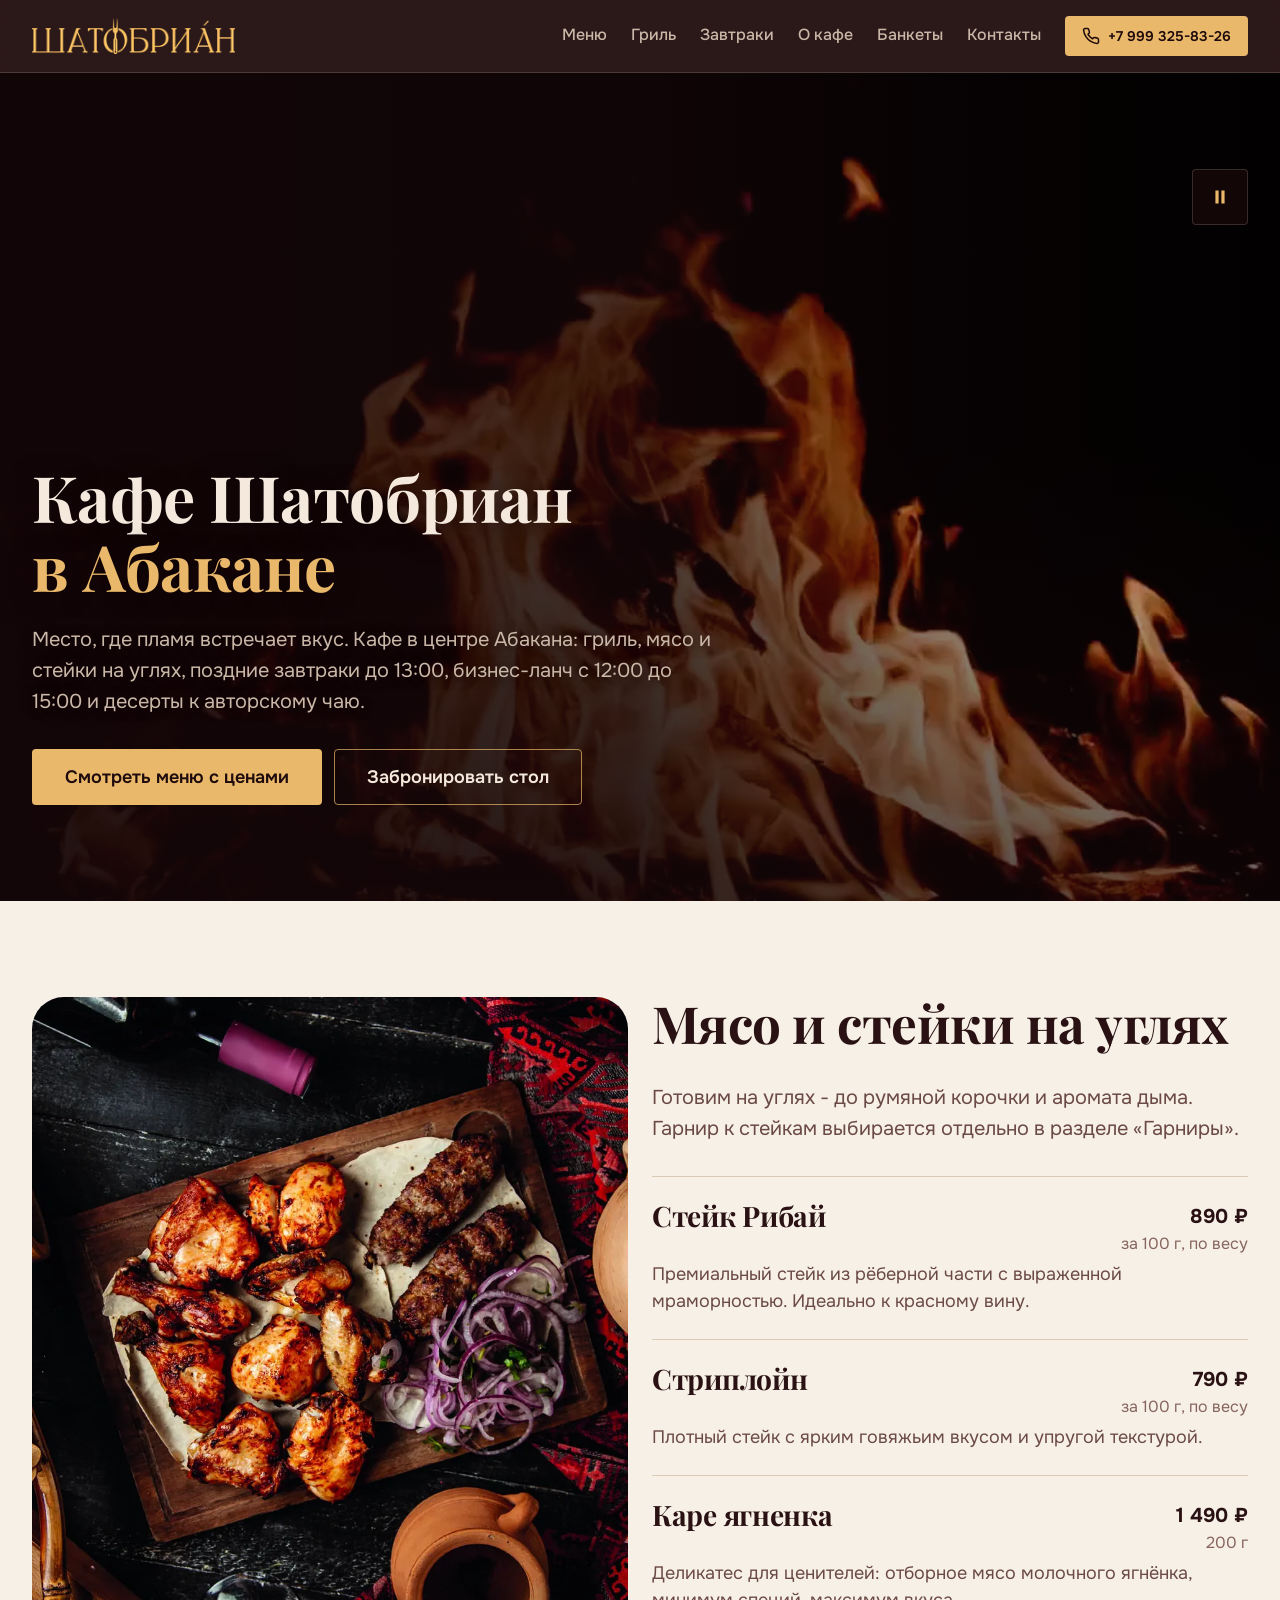
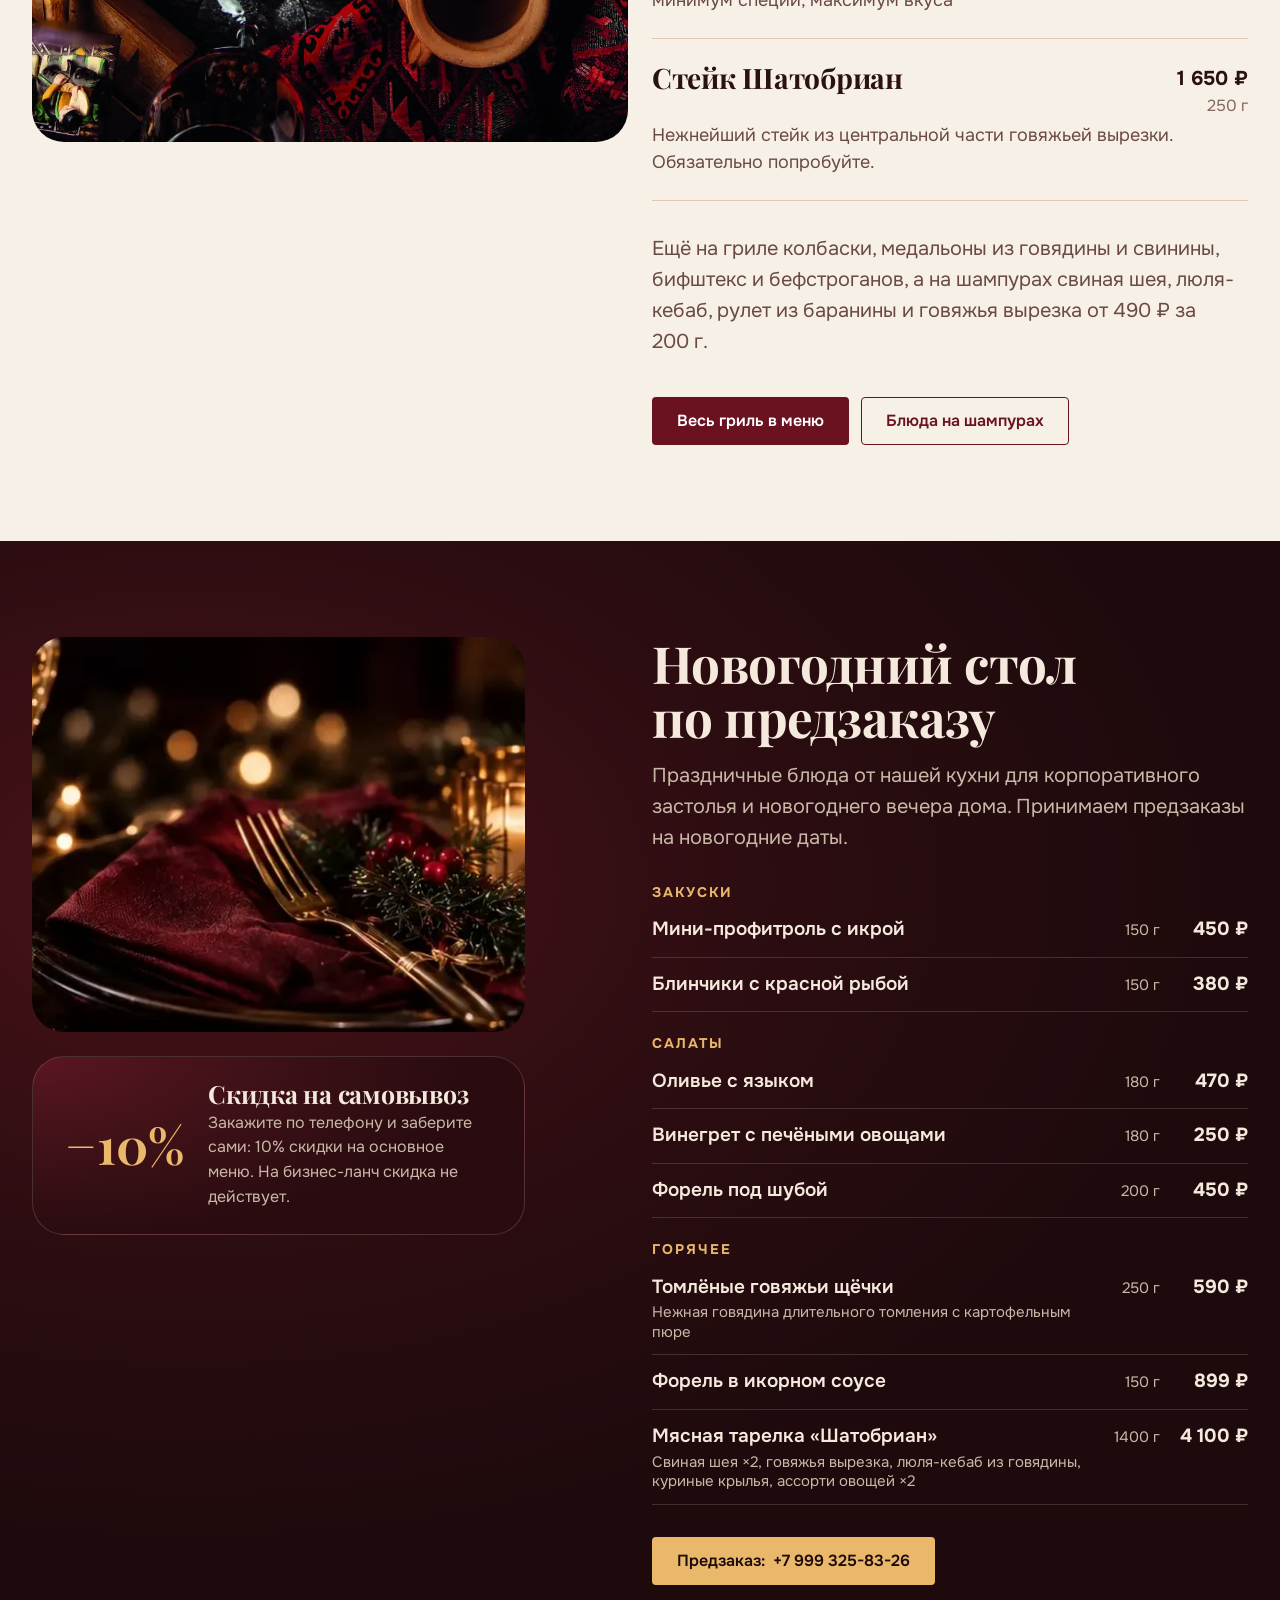
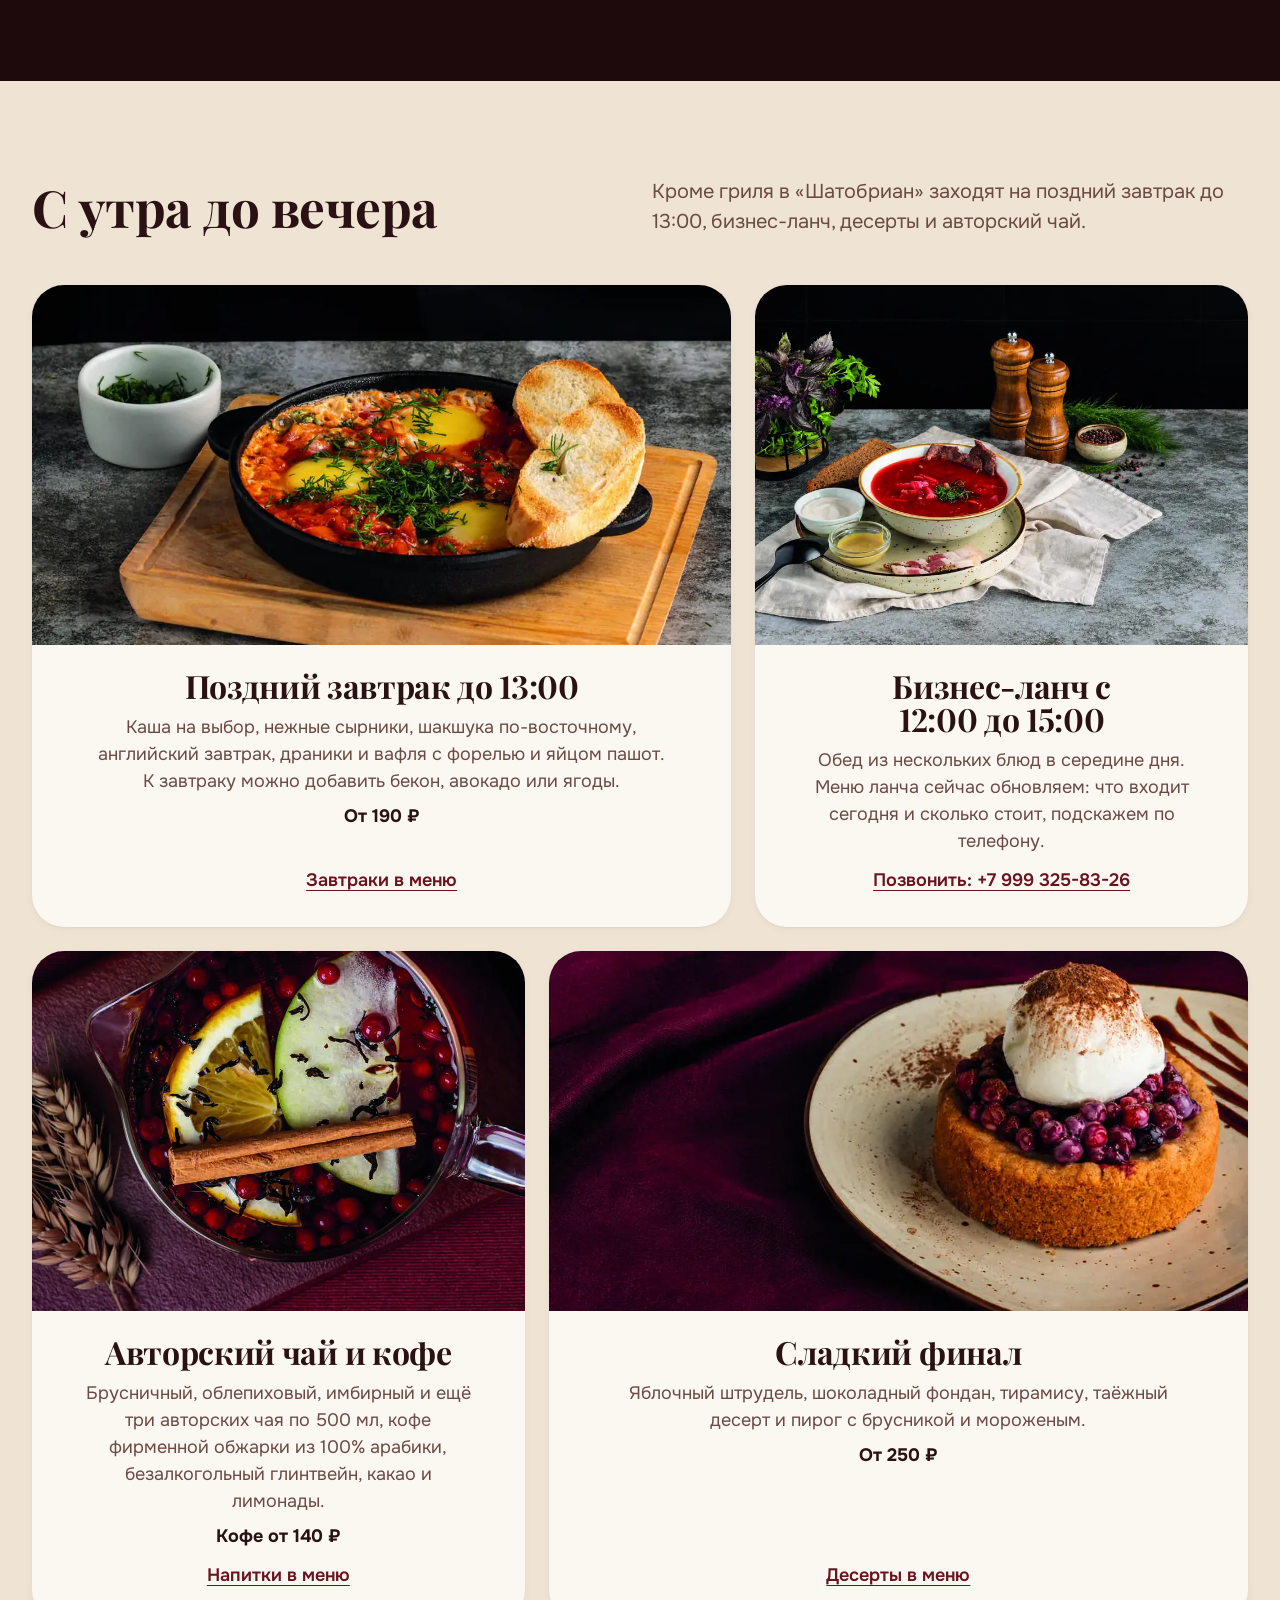
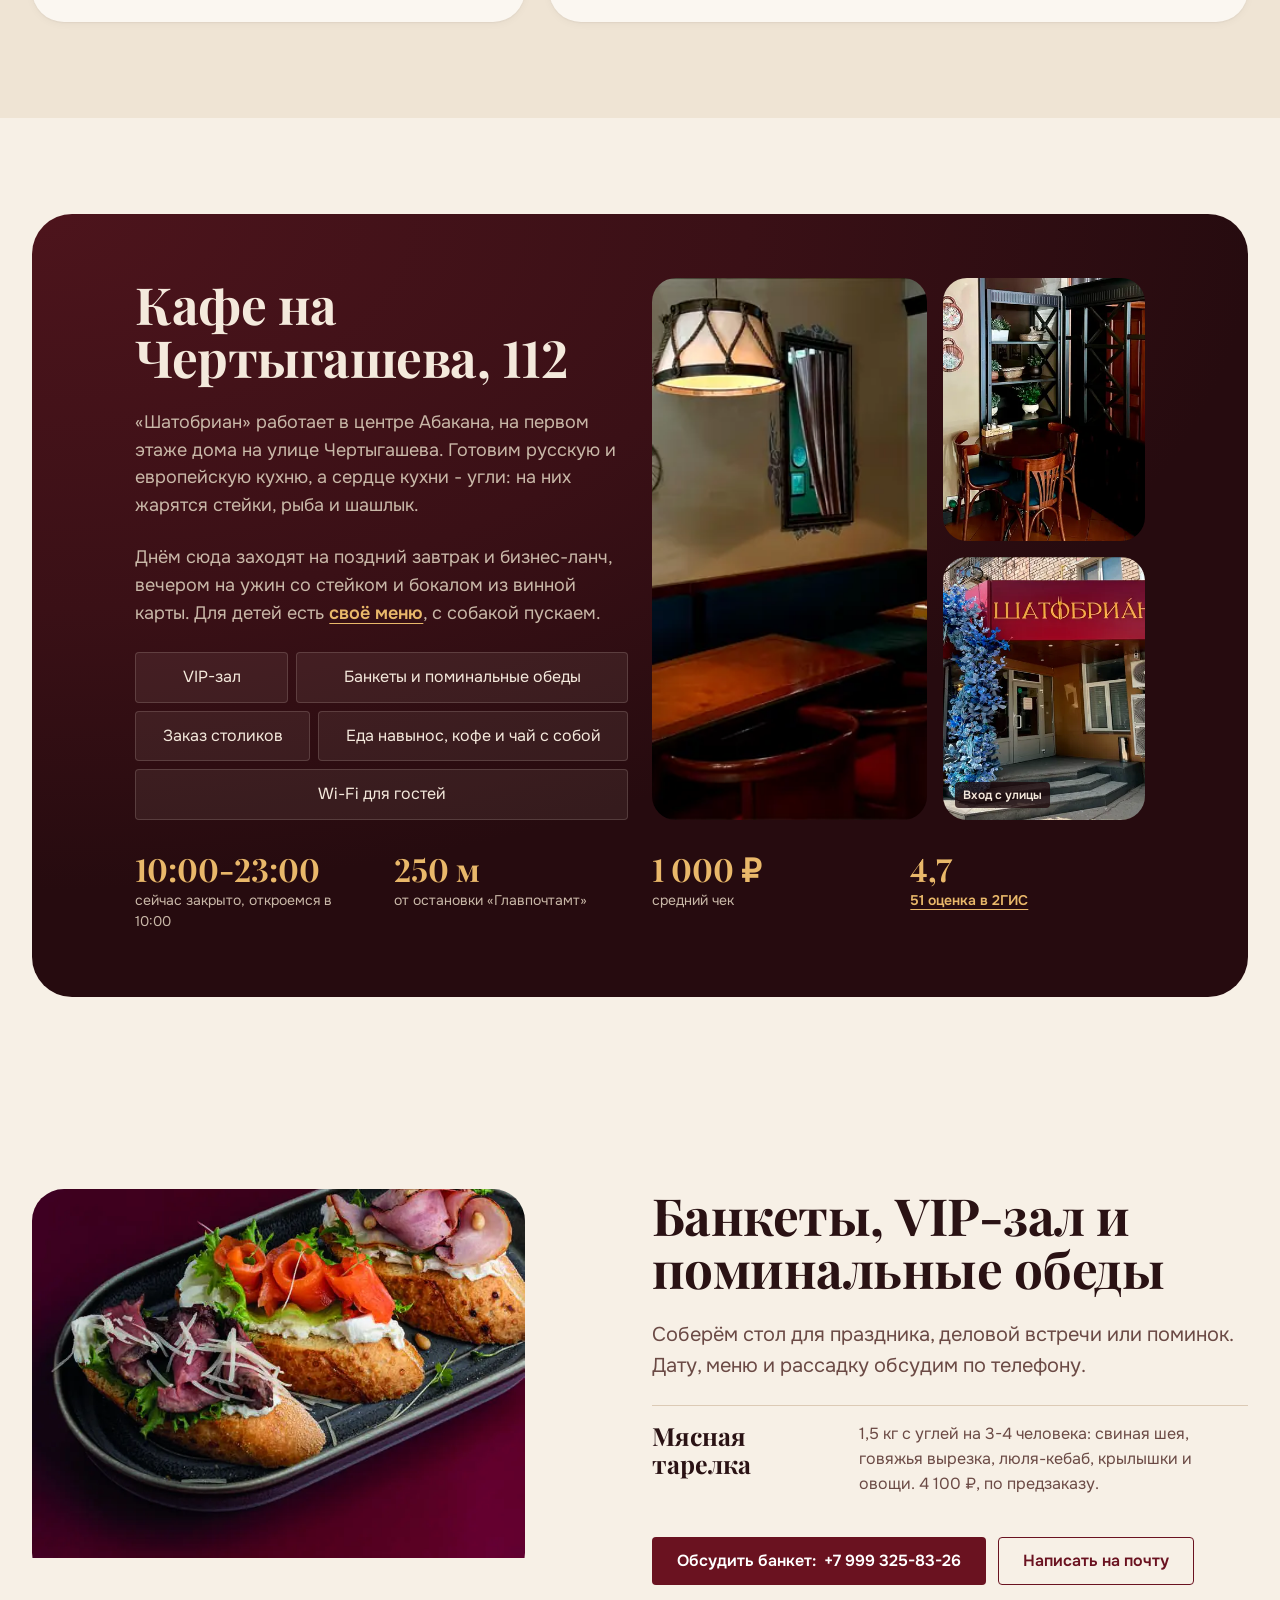
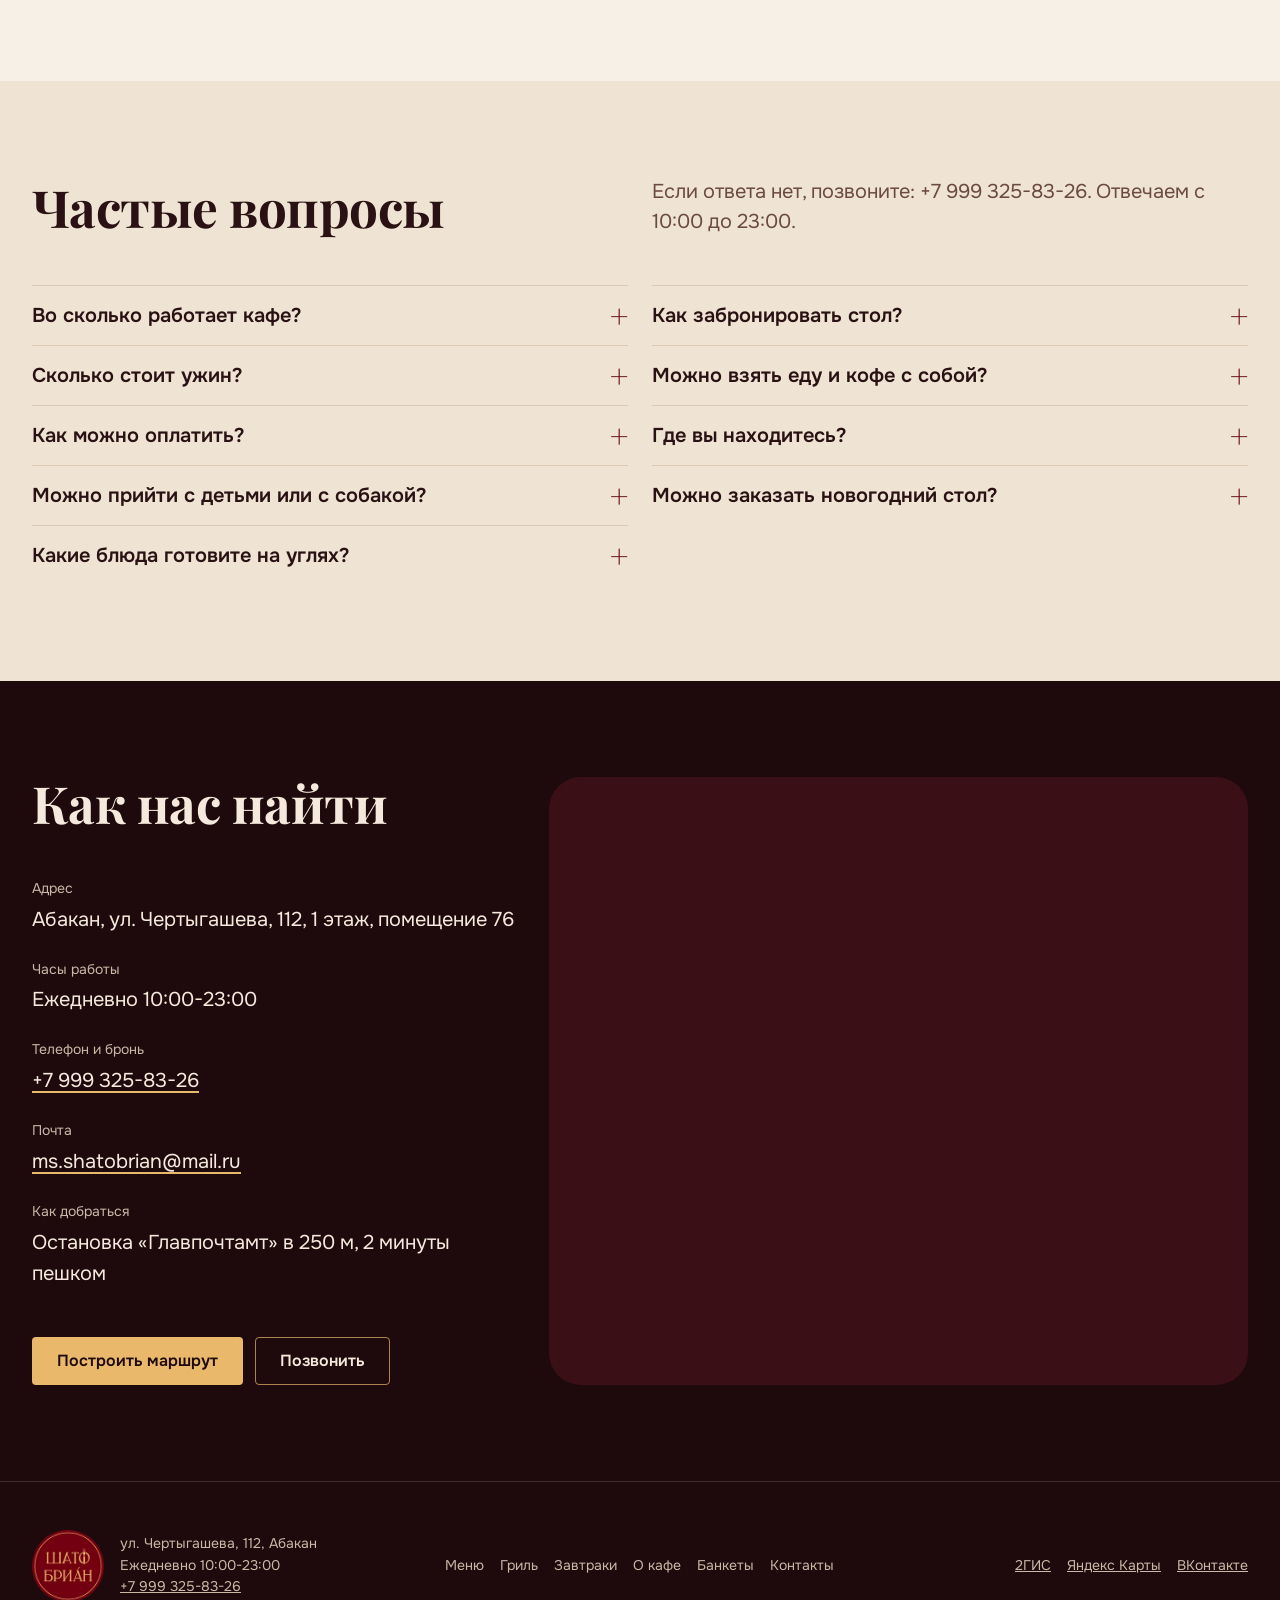
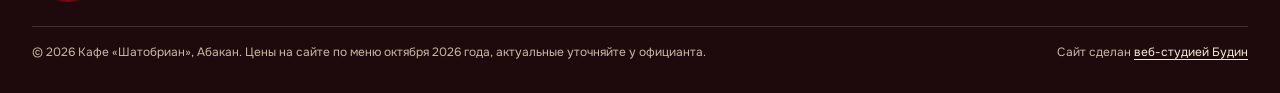
<file: index.html>
<!DOCTYPE html><html lang="ru"> <head><meta charset="utf-8"><meta http-equiv="Content-Security-Policy" content="default-src 'self'; script-src 'self' 'sha256-8H79npdskVacd0G21SeI90EjFBL5hF0qJMh/sho7Ud4='; style-src 'self' 'unsafe-inline'; img-src 'self' data:; font-src 'self'; media-src 'self'; connect-src 'self'; frame-src https://yandex.ru https://*.yandex.ru; object-src 'none'; base-uri 'self'; form-action 'none'; upgrade-insecure-requests"><meta name="viewport" content="width=device-width, initial-scale=1"><meta name="referrer" content="strict-origin-when-cross-origin"><title>Кафе «Шатобриан» в Абакане: гриль, стейки и завтраки</title><meta name="description" content="Кафе «Шатобриан» на Чертыгашева, 112: мясо и стейки на углях, поздние завтраки до 13:00, бизнес-ланч с 12 до 15, детское меню. Ежедневно 10:00-23:00."><link rel="canonical" href="https://xn--80aac2a0acpn6c.xn--p1ai/"><meta name="theme-color" content="#1e0a0c"><link rel="icon" href="/favicon.png" type="image/png"><link rel="apple-touch-icon" href="/apple-touch-icon.png"><meta property="og:type" content="website"><meta property="og:locale" content="ru_RU"><meta property="og:site_name" content="Кафе «Шатобриан»"><meta property="og:title" content="Кафе «Шатобриан» в Абакане: гриль, стейки и завтраки"><meta property="og:description" content="Кафе «Шатобриан» на Чертыгашева, 112: мясо и стейки на углях, поздние завтраки до 13:00, бизнес-ланч с 12 до 15, детское меню. Ежедневно 10:00-23:00."><meta property="og:url" content="https://xn--80aac2a0acpn6c.xn--p1ai/"><meta property="og:image" content="https://xn--80aac2a0acpn6c.xn--p1ai/img/og.jpg"><meta property="og:image:width" content="1200"><meta property="og:image:height" content="630"><script type="application/ld+json">{"@context":"https://schema.org","@type":"Restaurant","@id":"https://xn--80aac2a0acpn6c.xn--p1ai/#restaurant","name":"Кафе «Шатобриан»","alternateName":"Шатобриан","slogan":"Место, где пламя встречает вкус","url":"https://xn--80aac2a0acpn6c.xn--p1ai/","logo":"https://xn--80aac2a0acpn6c.xn--p1ai/img/logo-320.webp","image":["https://xn--80aac2a0acpn6c.xn--p1ai/img/og.jpg","https://xn--80aac2a0acpn6c.xn--p1ai/img/steak-1440.webp","https://xn--80aac2a0acpn6c.xn--p1ai/img/hall-907.webp"],"telephone":"+7 999 325-83-26","email":"ms.shatobrian@mail.ru","address":{"@type":"PostalAddress","streetAddress":"ул. Чертыгашева, 112, 1 этаж, помещение 76","addressLocality":"Абакан","addressRegion":"Республика Хакасия","postalCode":"655017","addressCountry":"RU"},"geo":{"@type":"GeoCoordinates","latitude":53.724842,"longitude":91.441329},"openingHoursSpecification":[{"@type":"OpeningHoursSpecification","dayOfWeek":["Monday","Tuesday","Wednesday","Thursday","Friday","Saturday","Sunday"],"opens":"10:00","closes":"23:00"}],"servesCuisine":["Русская кухня","Европейская кухня","Гриль"],"priceRange":"Средний чек 1000 ₽","currenciesAccepted":"RUB","paymentAccepted":"Картой, наличными, по QR-коду и СБП","acceptsReservations":true,"hasMenu":"https://xn--80aac2a0acpn6c.xn--p1ai/menu/","sameAs":["https://2gis.ru/abakan/firm/70000001113504880","https://yandex.ru/maps/org/shatobrian/190250804180/","https://vk.ru/chateaubriandcafe"]}</script><script type="application/ld+json">{"@context":"https://schema.org","@type":"FAQPage","mainEntity":[{"@type":"Question","name":"Во сколько работает кафе?","acceptedAnswer":{"@type":"Answer","text":"Каждый день с 10:00 до 23:00, без выходных. Поздний завтрак подаём с 10:00 до 13:00, бизнес-ланч с 12:00 до 15:00."}},{"@type":"Question","name":"Как забронировать стол?","acceptedAnswer":{"@type":"Answer","text":"Позвоните по номеру +7 999 325-83-26. Если нужен VIP-зал или банкет, лучше позвонить заранее: согласуем дату, меню и рассадку."}},{"@type":"Question","name":"Сколько стоит ужин?","acceptedAnswer":{"@type":"Answer","text":"Средний чек около 1 000 ₽. Стейк Рибай стоит 890 ₽ за 100 г, завтраки от 190 ₽."}},{"@type":"Question","name":"Можно взять еду и кофе с собой?","acceptedAnswer":{"@type":"Answer","text":"Да. Блюда из меню готовим навынос, кофе и чай наливаем с собой. Если забираете заказ сами, скидка 10% на основное меню, на бизнес-ланч она не действует."}},{"@type":"Question","name":"Как можно оплатить?","acceptedAnswer":{"@type":"Answer","text":"Картой, наличными, по QR-коду и СБП."}},{"@type":"Question","name":"Где вы находитесь?","acceptedAnswer":{"@type":"Answer","text":"ул. Чертыгашева, 112, 1 этаж, помещение 76. До остановки «Главпочтамт» 250 метров, около двух минут пешком."}},{"@type":"Question","name":"Можно прийти с детьми или с собакой?","acceptedAnswer":{"@type":"Answer","text":"Да. В детском меню куриный шашлычок, супчик «Звёздочка», пельмешки «Смешарики», котлетка «Зайка», наггетсы, молочный коктейль и какао, блюда от 220 ₽. С собакой тоже можно."}},{"@type":"Question","name":"Можно заказать новогодний стол?","acceptedAnswer":{"@type":"Answer","text":"Да, принимаем предзаказы на новогодние даты: закуски, салаты и горячее, например томлёные говяжьи щёчки, форель в икорном соусе и мясная тарелка «Шатобриан» на 1,4 кг. Заказ по телефону +7 999 325-83-26."}},{"@type":"Question","name":"Какие блюда готовите на углях?","acceptedAnswer":{"@type":"Answer","text":"Стейки Рибай и Стриплойн, каре ягнёнка, стейк Шатобриан, дорадо и сибас, а на шампурах свиную шею, люля-кебаб, рулет из баранины, куриные крылышки и говяжью вырезку."}}]}</script><link rel="stylesheet" href="/_astro/index.Bs1c1c0l.css"></head> <body> <a class="skip" href="#main">К содержанию</a> <header class="header dark"> <div class="shell header__in"> <a class="brand" href="/" aria-label="Кафе «Шатобриан», на главную"> <img src="/img/logo-word-40.webp" srcset="/img/logo-word-40.webp 1x, /img/logo-word-80.webp 2x, /img/logo-word-120.webp 3x" width="203" height="36" alt="" aria-hidden="true"> </a> <nav class="nav" aria-label="Разделы сайта"> <a href="/menu/">Меню</a><a href="/menu/#gril">Гриль</a><a href="/menu/#zavtrak">Завтраки</a><a href="/#kafe">О кафе</a><a href="/#bankety">Банкеты</a><a href="/#kontakty">Контакты</a> </nav> <a class="btn btn--gold" href="tel:+79993258326" aria-label="Позвонить: +7 999 325-83-26"> <svg viewBox="0 0 24 24" fill="none" stroke="currentColor" stroke-width="2" stroke-linecap="round" stroke-linejoin="round" aria-hidden="true"><path d="M22 16.9v3a2 2 0 0 1-2.2 2 19.8 19.8 0 0 1-8.6-3.1 19.5 19.5 0 0 1-6-6A19.8 19.8 0 0 1 2.1 4.2 2 2 0 0 1 4.1 2h3a2 2 0 0 1 2 1.7c.1.9.4 1.8.7 2.7a2 2 0 0 1-.5 2.1L8 9.8a16 16 0 0 0 6 6l1.3-1.3a2 2 0 0 1 2.1-.4c.9.3 1.8.6 2.7.7a2 2 0 0 1 1.7 2z"></path></svg> <span>+7 999 325-83-26</span> </a> <details class="burger"> <summary aria-label="Открыть разделы сайта"> <svg viewBox="0 0 24 24" fill="none" stroke="currentColor" stroke-width="2" stroke-linecap="round" aria-hidden="true"><path d="M4 7h16M4 12h16M4 17h16"></path></svg> </summary> <nav class="burger__panel" aria-label="Разделы сайта"> <a href="/menu/">Меню</a><a href="/menu/#gril">Гриль</a><a href="/menu/#zavtrak">Завтраки</a><a href="/#kafe">О кафе</a><a href="/#bankety">Банкеты</a><a href="/#kontakty">Контакты</a> </nav> </details> </div> </header> <main id="main">  <section class="hero dark" aria-labelledby="hero-title"> <video class="hero__fire" muted loop playsinline preload="none" poster="/img/fire-poster.webp" aria-hidden="true" data-fire data-src="/video/fire-1280.mp4" data-src-small="/video/fire-640.mp4"></video> <button class="hero__pause" type="button" aria-label="Остановить видео костра" data-fire-toggle> <svg class="i-pause" viewBox="0 0 24 24" aria-hidden="true"><path d="M7 5h3.5v14H7zM13.5 5H17v14h-3.5z"></path></svg> <svg class="i-play" viewBox="0 0 24 24" aria-hidden="true"><path d="M8 5v14l11-7z"></path></svg> </button> <div class="shell grid hero__in"> <div class="hero__text"> <h1 id="hero-title">Кафе Шатобриан <em>в Абакане</em></h1> <p class="hero__lead">Место, где пламя встречает вкус. Кафе в центре Абакана: гриль, мясо и стейки на углях, поздние завтраки до 13:00, бизнес-ланч с 12:00 до 15:00 и десерты к&nbsp;авторскому чаю.</p> <div class="hero__actions"> <a class="btn btn--gold" href="/menu/">Смотреть меню с ценами</a> <a class="btn btn--line" href="tel:+79993258326">Забронировать стол</a> </div> </div> </div> </section> <section class="section" id="gril" aria-labelledby="gril-title"> <div class="shell grid"> <div class="grill__photo"> <img src="/img/kebab-1440.webp" srcset="/img/kebab-480.webp 480w, /img/kebab-960.webp 960w, /img/kebab-1440.webp 1440w" sizes="(max-width: 900px) 100vw, 50vw" width="1440" height="1800" alt="Куриные крылышки и люля-кебаб с углей на деревянной доске" style="object-position:50% 40%" loading="lazy" decoding="async"> </div> <div class="grill__body"> <h2 id="gril-title">Мясо и стейки на углях</h2> <p>Готовим на углях - до румяной корочки и аромата дыма. Гарнир к стейкам выбирается отдельно в разделе «Гарниры».</p> <ul class="steaks"> <li class="steak"> <h3>Стейк Рибай</h3> <div class="steak__price">890 ₽<small>за 100 г, по весу</small></div> <p>Премиальный стейк из рёберной части с выраженной мраморностью. Идеально к красному вину.</p> </li><li class="steak"> <h3>Стриплойн</h3> <div class="steak__price">790 ₽<small>за 100 г, по весу</small></div> <p>Плотный стейк с ярким говяжьим вкусом и упругой текстурой.</p> </li><li class="steak"> <h3>Каре ягненка</h3> <div class="steak__price">1 490 ₽<small>200 г</small></div> <p>Деликатес для ценителей: отборное мясо молочного ягнёнка, минимум специй, максимум вкуса</p> </li><li class="steak"> <h3>Стейк Шатобриан</h3> <div class="steak__price">1 650 ₽<small>250 г</small></div> <p>Нежнейший стейк из центральной части говяжьей вырезки. Обязательно попробуйте.</p> </li> </ul> <p>Ещё на гриле колбаски, медальоны из говядины и свинины, бифштекс и бефстроганов, а на шампурах свиная шея, люля-кебаб, рулет из баранины и говяжья вырезка от 490&nbsp;₽ за 200&nbsp;г.</p> <div class="hero__actions"> <a class="btn btn--accent" href="/menu/#gril">Весь гриль в меню</a> <a class="btn btn--ghost" href="/menu/#shampury">Блюда на шампурах</a> </div> </div> </div> </section> <section class="section ny dark" id="novyi-god" aria-labelledby="ny-title"> <div class="shell grid"> <div class="ny__head"> <h2 id="ny-title">Новогодний стол по предзаказу</h2> <p>Праздничные блюда от нашей кухни для корпоративного застолья и новогоднего вечера дома. Принимаем предзаказы на новогодние даты.</p> </div> <div class="ny__side"> <div class="ny__photo"> <img src="/img/newyear-682.webp" srcset="/img/newyear-480.webp 480w, /img/newyear-682.webp 682w" sizes="(max-width: 900px) 100vw, 40vw" width="682" height="400" alt="Праздничная сервировка: бордовая салфетка, вилка с еловой веткой, свеча и бокал игристого" loading="lazy" decoding="async"> </div> <div class="ny__pickup"> <b class="ny__pct">&minus;10%</b> <div> <h3>Скидка на самовывоз</h3> <p>Закажите по телефону и заберите сами: 10% скидки на основное меню. На бизнес-ланч скидка не действует.</p> </div> </div> </div> <div class="ny__menu"> <div class="ny__group"> <h3>Закуски</h3> <ul class="ny__list"> <li> <span class="ny__name">Мини-профитроль с икрой</span> <span class="ny__price"><small>150 г</small><b>450 ₽</b></span> </li><li> <span class="ny__name">Блинчики с красной рыбой</span> <span class="ny__price"><small>150 г</small><b>380 ₽</b></span> </li> </ul> </div><div class="ny__group"> <h3>Салаты</h3> <ul class="ny__list"> <li> <span class="ny__name">Оливье с языком</span> <span class="ny__price"><small>180 г</small><b>470 ₽</b></span> </li><li> <span class="ny__name">Винегрет с печёными овощами</span> <span class="ny__price"><small>180 г</small><b>250 ₽</b></span> </li><li> <span class="ny__name">Форель под шубой</span> <span class="ny__price"><small>200 г</small><b>450 ₽</b></span> </li> </ul> </div><div class="ny__group"> <h3>Горячее</h3> <ul class="ny__list"> <li> <span class="ny__name">Томлёные говяжьи щёчки<small>Нежная говядина длительного томления с картофельным пюре</small></span> <span class="ny__price"><small>250 г</small><b>590 ₽</b></span> </li><li> <span class="ny__name">Форель в икорном соусе</span> <span class="ny__price"><small>150 г</small><b>899 ₽</b></span> </li><li> <span class="ny__name">Мясная тарелка «Шатобриан»<small>Свиная шея ×2, говяжья вырезка, люля-кебаб из говядины, куриные крылья, ассорти овощей ×2</small></span> <span class="ny__price"><small>1400 г</small><b>4 100 ₽</b></span> </li> </ul> </div> <div class="ny__actions"> <a class="btn btn--gold" href="tel:+79993258326">Предзаказ: <span class="nowrap">+7 999 325-83-26</span></a> </div> </div> </div> </section> <section class="section day" aria-labelledby="day-title"> <div class="shell grid day__grid"> <div class="section__head"> <h2 id="day-title">С утра до вечера</h2> <p>Кроме гриля в «Шатобриан» заходят на поздний завтрак до 13:00, бизнес-ланч, десерты и авторский чай.</p> </div> <a class="tile tile--a" href="/menu/#zavtrak"> <img src="/img/shakshuka-1440.webp" srcset="/img/shakshuka-480.webp 480w, /img/shakshuka-960.webp 960w, /img/shakshuka-1440.webp 1440w" sizes="(max-width: 900px) 100vw, 58vw" width="1440" height="2160" alt="Шакшука по-восточному в чугунной сковороде" style="object-position:50% 86%" loading="lazy" decoding="async"> <div class="tile__body"> <h3>Поздний завтрак до 13:00</h3> <p>Каша на выбор, нежные сырники, шакшука по-восточному, английский завтрак, драники и вафля с форелью и яйцом пашот. К завтраку можно добавить бекон, авокадо или ягоды. <span class="price-from">От 190 ₽</span></p> <span class="tile__more">Завтраки в меню</span> </div> </a> <a class="tile tile--b" href="tel:+79993258326"> <img src="/img/borsch-1440.webp" srcset="/img/borsch-480.webp 480w, /img/borsch-960.webp 960w, /img/borsch-1440.webp 1440w" sizes="(max-width: 900px) 100vw, 42vw" width="1440" height="960" alt="Борщ традиционный со сметаной и бородинским хлебом" loading="lazy" decoding="async"> <div class="tile__body"> <h3>Бизнес-ланч с 12:00 до 15:00</h3> <p>Обед из нескольких блюд в середине дня. Меню ланча сейчас обновляем: что входит сегодня и сколько стоит, подскажем по телефону.</p> <span class="tile__more">Позвонить: +7 999 325-83-26</span> </div> </a> <a class="tile tile--c" href="/menu/#chai"> <img src="/img/mulled-1056.webp" srcset="/img/mulled-480.webp 480w, /img/mulled-960.webp 960w, /img/mulled-1056.webp 1056w" sizes="(max-width: 900px) 100vw, 42vw" width="1056" height="1584" alt="Авторский чай с ягодами, апельсином и корицей" loading="lazy" decoding="async"> <div class="tile__body"> <h3>Авторский чай и кофе</h3> <p>Брусничный, облепиховый, имбирный и ещё три авторских чая по 500 мл, кофе фирменной обжарки из 100% арабики, безалкогольный глинтвейн, какао и лимонады. <span class="price-from">Кофе от 140 ₽</span></p> <span class="tile__more">Напитки в меню</span> </div> </a> <a class="tile tile--d" href="/menu/#deserty"> <img src="/img/dessert-1440.webp" srcset="/img/dessert-480.webp 480w, /img/dessert-960.webp 960w, /img/dessert-1440.webp 1440w" sizes="(max-width: 900px) 100vw, 58vw" width="1440" height="1023" alt="Пирог со сметанным кремом, брусникой и шариком мороженого" loading="lazy" decoding="async"> <div class="tile__body"> <h3>Сладкий финал</h3> <p>Яблочный штрудель, шоколадный фондан, тирамису, таёжный десерт и пирог с брусникой и мороженым. <span class="price-from">От 250 ₽</span></p> <span class="tile__more">Десерты в меню</span> </div> </a> </div> </section> <section class="section" id="kafe" aria-labelledby="kafe-title"> <div class="shell grid"> <div class="hall__box"> <div class="hall__text"> <h2 id="kafe-title">Кафе на Чертыгашева, 112</h2> <p>«Шатобриан» работает в центре Абакана, на первом этаже дома на улице Чертыгашева. Готовим русскую и европейскую кухню, а сердце кухни - угли: на них жарятся стейки, рыба и шашлык.</p> <p>Днём сюда заходят на поздний завтрак и бизнес-ланч, вечером на ужин со стейком и бокалом из винной карты. Для детей есть <a class="link" href="/menu/#detskoe">своё меню</a>, с собакой пускаем.</p> <ul class="chips" aria-label="Что есть в кафе"> <li>VIP-зал</li><li>Банкеты и поминальные обеды</li><li>Заказ столиков</li><li>Еда навынос, кофе и чай с собой</li><li>Wi-Fi для гостей</li> </ul> </div> <div class="hall__photos"> <figure class="p1"><img src="/img/sofas-907.webp" srcset="/img/sofas-480.webp 480w, /img/sofas-907.webp 907w" sizes="(max-width: 1100px) 60vw, 30vw" width="907" height="910" alt="Зал кафе «Шатобриан»: диваны, столы и лампы с абажурами" loading="lazy" decoding="async"></figure> <figure class="p2"><img src="/img/hall-907.webp" srcset="/img/hall-480.webp 480w, /img/hall-907.webp 907w" sizes="(max-width: 1100px) 40vw, 20vw" width="907" height="910" alt="Столик у витрины с посудой в зале кафе" loading="lazy" decoding="async"></figure> <figure class="p3"><img src="/img/facade-907.webp" srcset="/img/facade-480.webp 480w, /img/facade-907.webp 907w" sizes="(max-width: 1100px) 40vw, 20vw" width="907" height="910" alt="Вход в кафе «Шатобриан» с вывеской на улице Чертыгашева" loading="lazy" decoding="async"><figcaption>Вход с улицы</figcaption></figure> </div> <ul class="facts hall__facts" aria-label="Коротко о кафе"> <li class="fact"><b>10:00-23:00</b><span class="status" data-status data-open="0">каждый день</span></li> <li class="fact"><b>250 м</b><span>от остановки «Главпочтамт»</span></li> <li class="fact"><b>1 000 ₽</b><span>средний чек</span></li> <li class="fact"><b>4,7</b><span><a class="link" href="https://2gis.ru/abakan/firm/70000001113504880/tab/reviews" rel="noopener" target="_blank">51 оценка в 2ГИС</a></span></li> </ul> </div> </div> </section> <section class="section" id="bankety" aria-labelledby="bankety-title"> <div class="shell grid"> <div class="banq__photo"> <img src="/img/bruschetta-835.webp" srcset="/img/bruschetta-480.webp 480w, /img/bruschetta-835.webp 835w" sizes="(max-width: 900px) 100vw, 40vw" width="835" height="1252" alt="Брускетты с форелью, ростбифом и беконом и бокал белого вина" style="object-position:50% 100%" loading="lazy" decoding="async"> </div> <div class="banq__body"> <h2 id="bankety-title">Банкеты, VIP-зал и поминальные обеды</h2> <p>Соберём стол для праздника, деловой встречи или поминок. Дату, меню и рассадку обсудим по телефону.</p> <ul class="banq__list"> <li><b>Мясная тарелка</b><span>1,5 кг с углей на 3-4 человека: свиная шея, говяжья вырезка, люля-кебаб, крылышки и овощи. 4&nbsp;100&nbsp;₽, по предзаказу.</span></li> </ul> <div class="banq__actions"> <a class="btn btn--accent" href="tel:+79993258326">Обсудить банкет: <span class="nowrap">+7 999 325-83-26</span></a> <a class="btn btn--ghost" href="mailto:ms.shatobrian@mail.ru">Написать на почту</a> </div> </div> </div> </section> <section class="section faq day" aria-labelledby="faq-title"> <div class="shell grid"> <div class="section__head"> <h2 id="faq-title">Частые вопросы</h2> <p>Если ответа нет, позвоните: +7 999 325-83-26. Отвечаем с 10:00 до 23:00.</p> </div> <div class="faq__list"> <details> <summary>Во сколько работает кафе?</summary> <p>Каждый день с 10:00 до 23:00, без выходных. Поздний завтрак подаём с 10:00 до 13:00, бизнес-ланч с 12:00 до 15:00.</p> </details><details> <summary>Как забронировать стол?</summary> <p>Позвоните по номеру +7 999 325-83-26. Если нужен VIP-зал или банкет, лучше позвонить заранее: согласуем дату, меню и рассадку.</p> </details><details> <summary>Сколько стоит ужин?</summary> <p>Средний чек около 1 000 ₽. Стейк Рибай стоит 890 ₽ за 100 г, завтраки от 190 ₽.</p> </details><details> <summary>Можно взять еду и кофе с собой?</summary> <p>Да. Блюда из меню готовим навынос, кофе и чай наливаем с собой. Если забираете заказ сами, скидка 10% на основное меню, на бизнес-ланч она не действует.</p> </details><details> <summary>Как можно оплатить?</summary> <p>Картой, наличными, по QR-коду и СБП.</p> </details><details> <summary>Где вы находитесь?</summary> <p>ул. Чертыгашева, 112, 1 этаж, помещение 76. До остановки «Главпочтамт» 250 метров, около двух минут пешком.</p> </details><details> <summary>Можно прийти с детьми или с собакой?</summary> <p>Да. В детском меню куриный шашлычок, супчик «Звёздочка», пельмешки «Смешарики», котлетка «Зайка», наггетсы, молочный коктейль и какао, блюда от 220 ₽. С собакой тоже можно.</p> </details><details> <summary>Можно заказать новогодний стол?</summary> <p>Да, принимаем предзаказы на новогодние даты: закуски, салаты и горячее, например томлёные говяжьи щёчки, форель в икорном соусе и мясная тарелка «Шатобриан» на 1,4 кг. Заказ по телефону +7 999 325-83-26.</p> </details><details> <summary>Какие блюда готовите на углях?</summary> <p>Стейки Рибай и Стриплойн, каре ягнёнка, стейк Шатобриан, дорадо и сибас, а на шампурах свиную шею, люля-кебаб, рулет из баранины, куриные крылышки и говяжью вырезку.</p> </details> </div> </div> </section> <section class="section dark" id="kontakty" aria-labelledby="kontakty-title"> <div class="shell grid"> <div class="contacts__info"> <h2 id="kontakty-title">Как нас найти</h2> <dl class="contacts__rows"> <div><dt>Адрес</dt><dd>Абакан, ул. Чертыгашева, 112, 1 этаж, помещение 76</dd></div> <div><dt>Часы работы</dt><dd>Ежедневно 10:00-23:00</dd></div> <div><dt>Телефон и бронь</dt><dd><a href="tel:+79993258326">+7 999 325-83-26</a></dd></div> <div><dt>Почта</dt><dd><a href="mailto:ms.shatobrian@mail.ru">ms.shatobrian@mail.ru</a></dd></div> <div><dt>Как добраться</dt><dd>Остановка «Главпочтамт» в 250 м, 2 минуты пешком</dd></div> </dl> <div class="contacts__actions"> <a class="btn btn--gold" href="https://yandex.ru/maps/?rtext=~53.724842%2C91.441329&rtt=auto" rel="noopener" target="_blank">Построить маршрут</a> <a class="btn btn--line" href="tel:+79993258326">Позвонить</a> </div> </div> <div class="contacts__map"> <iframe src="https://yandex.ru/map-widget/v1/?ll=91.441329%2C53.724842&z=16&mode=search&oid=190250804180&ol=biz" title="Кафе «Шатобриан» на карте Абакана" loading="lazy" allowfullscreen referrerpolicy="no-referrer-when-downgrade"></iframe> </div> </div> </section> <script type="module">const r=document.querySelector("[data-status]");if(r){const t=new Date,s=(t.getUTCHours()+7)%24+t.getUTCMinutes()/60,o=s>=10&&s<23;r.dataset.open=o?"1":"0",r.textContent=o?"сейчас открыто, каждый день":"сейчас закрыто, откроемся в 10:00"}const a=document.querySelector(".hero"),e=document.querySelector("[data-fire]"),n=document.querySelector("[data-fire-toggle]");if(a&&e&&n){let t=matchMedia("(prefers-reduced-motion: reduce)").matches;try{const c=localStorage.getItem("fire-still");c!==null&&(t=c==="1")}catch{}let s=!0;const o=()=>{if(t||!s){e.pause();return}const c=navigator.connection?.saveData;e.getAttribute("src")||(e.src=(c?e.dataset.srcSmall:e.dataset.src)??""),e.play().catch(()=>{})},l=()=>{a.classList.toggle("is-still",t),n.setAttribute("aria-label",t?"Включить видео костра":"Остановить видео костра"),o()};n.addEventListener("click",()=>{t=!t;try{localStorage.setItem("fire-still",t?"1":"0")}catch{}l()}),new IntersectionObserver(([c])=>{s=c.isIntersecting,o()}).observe(a),l()}</script>  </main> <footer class="footer dark"> <div class="shell grid footer__in"> <div class="footer__brand"> <img src="/img/logo-160.webp" width="72" height="72" alt="Логотип кафе «Шатобриан»" loading="lazy"> <p>ул. Чертыгашева, 112, Абакан<br>Ежедневно 10:00-23:00<br><a href="tel:+79993258326">+7 999 325-83-26</a></p> </div> <nav class="footer__nav" aria-label="Разделы сайта в подвале"> <a href="/menu/">Меню</a><a href="/menu/#gril">Гриль</a><a href="/menu/#zavtrak">Завтраки</a><a href="/#kafe">О кафе</a><a href="/#bankety">Банкеты</a><a href="/#kontakty">Контакты</a> </nav> <div class="footer__links"> <a href="https://2gis.ru/abakan/firm/70000001113504880" rel="noopener" target="_blank">2ГИС</a> <a href="https://yandex.ru/maps/org/shatobrian/190250804180/" rel="noopener" target="_blank">Яндекс Карты</a> <a href="https://vk.ru/chateaubriandcafe" rel="noopener" target="_blank">ВКонтакте</a> </div> <div class="footer__bottom"> <p class="footer__copy">© 2026 Кафе «Шатобриан», Абакан. Цены на сайте по меню октября 2026 года, актуальные уточняйте у официанта.</p> <p class="footer__made">Сайт сделан <a href="https://landing-page24.ru/" target="_blank" rel="noopener">веб-студией Будин</a></p> </div> </div> </footer>  </body> </html>
</file>
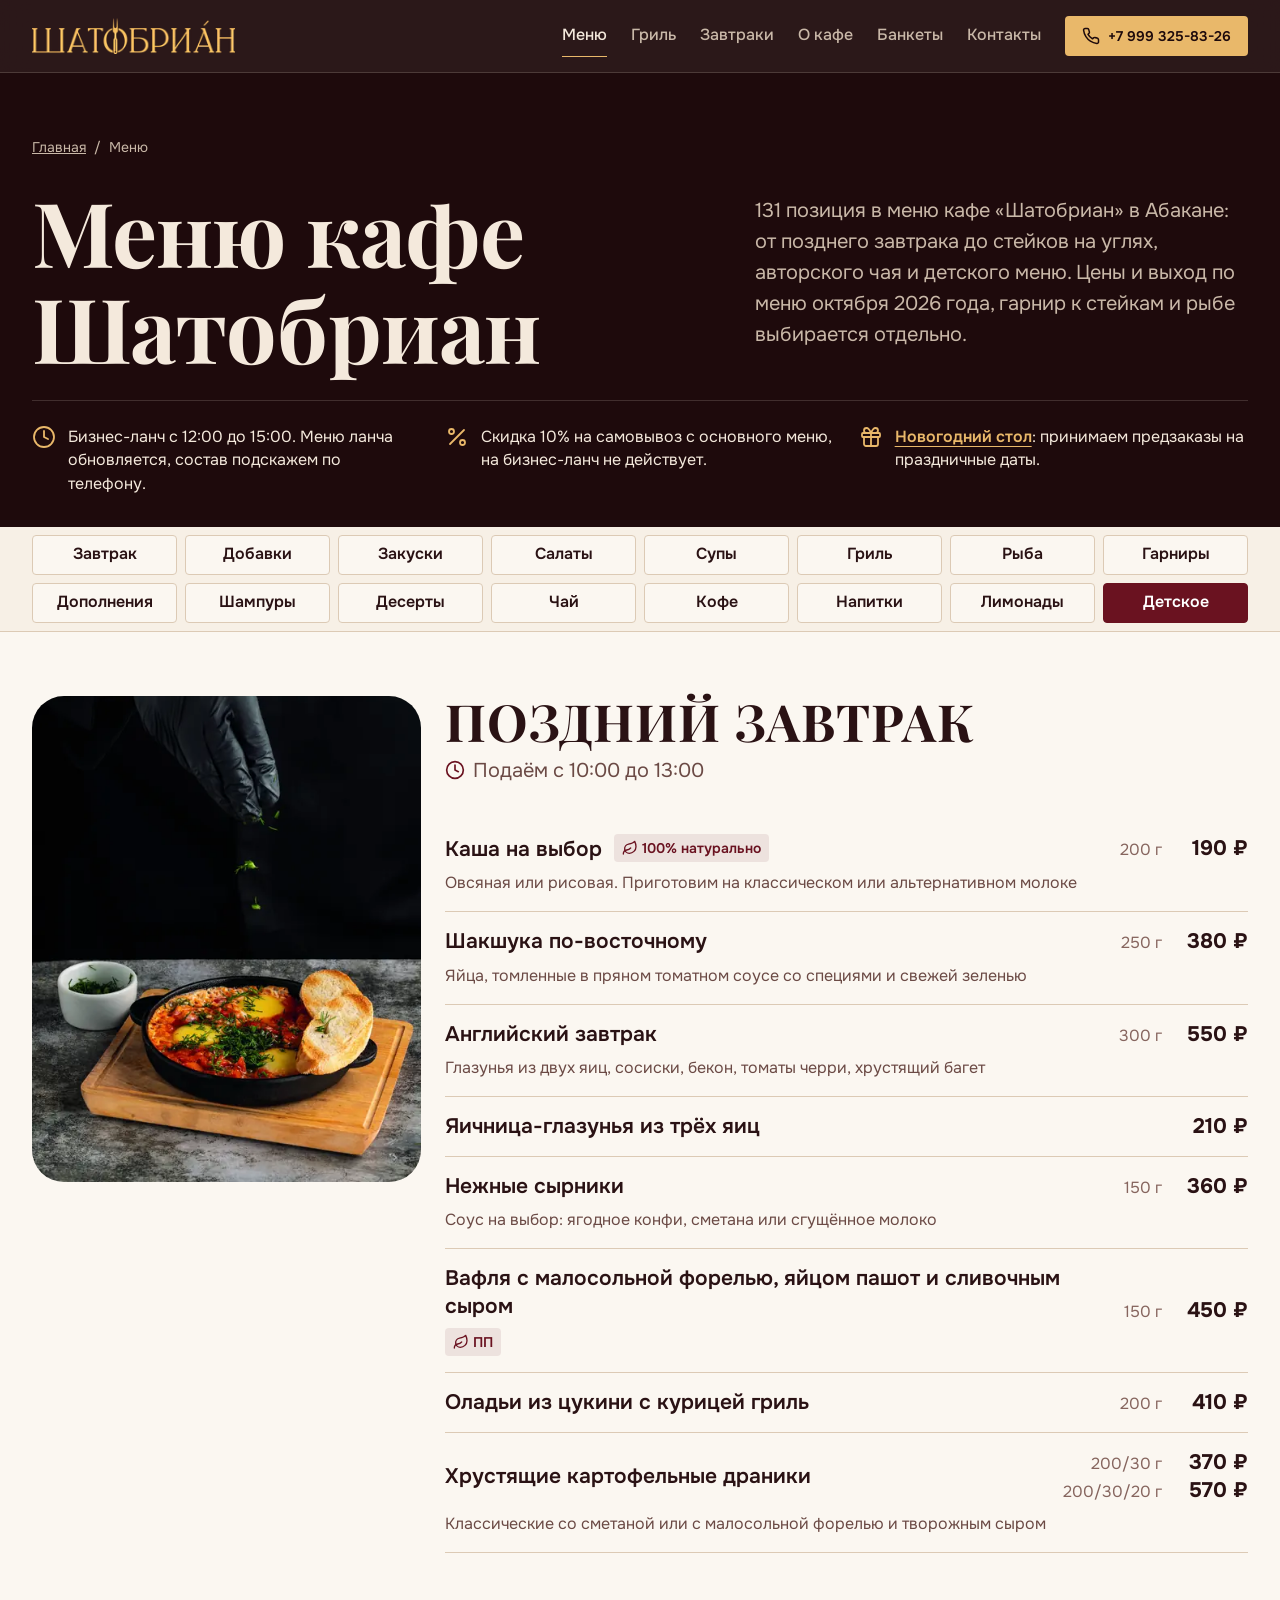
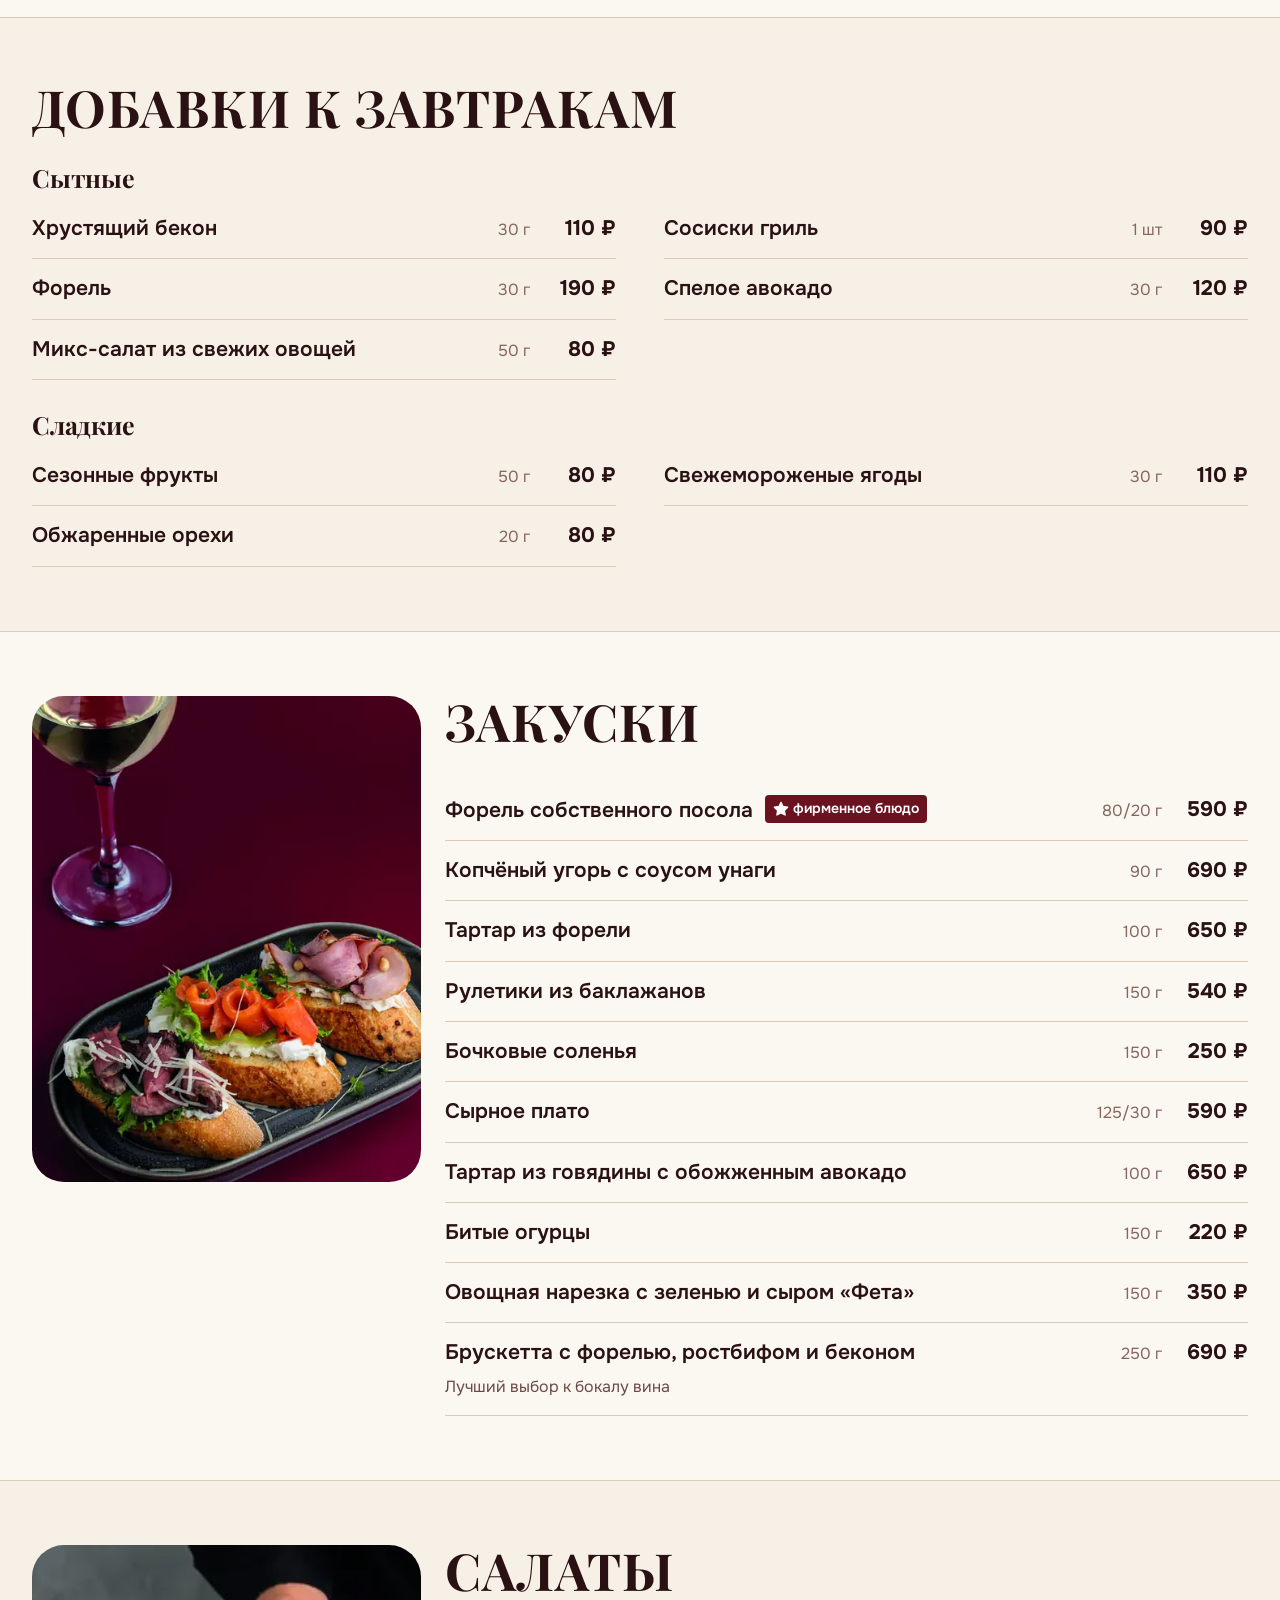
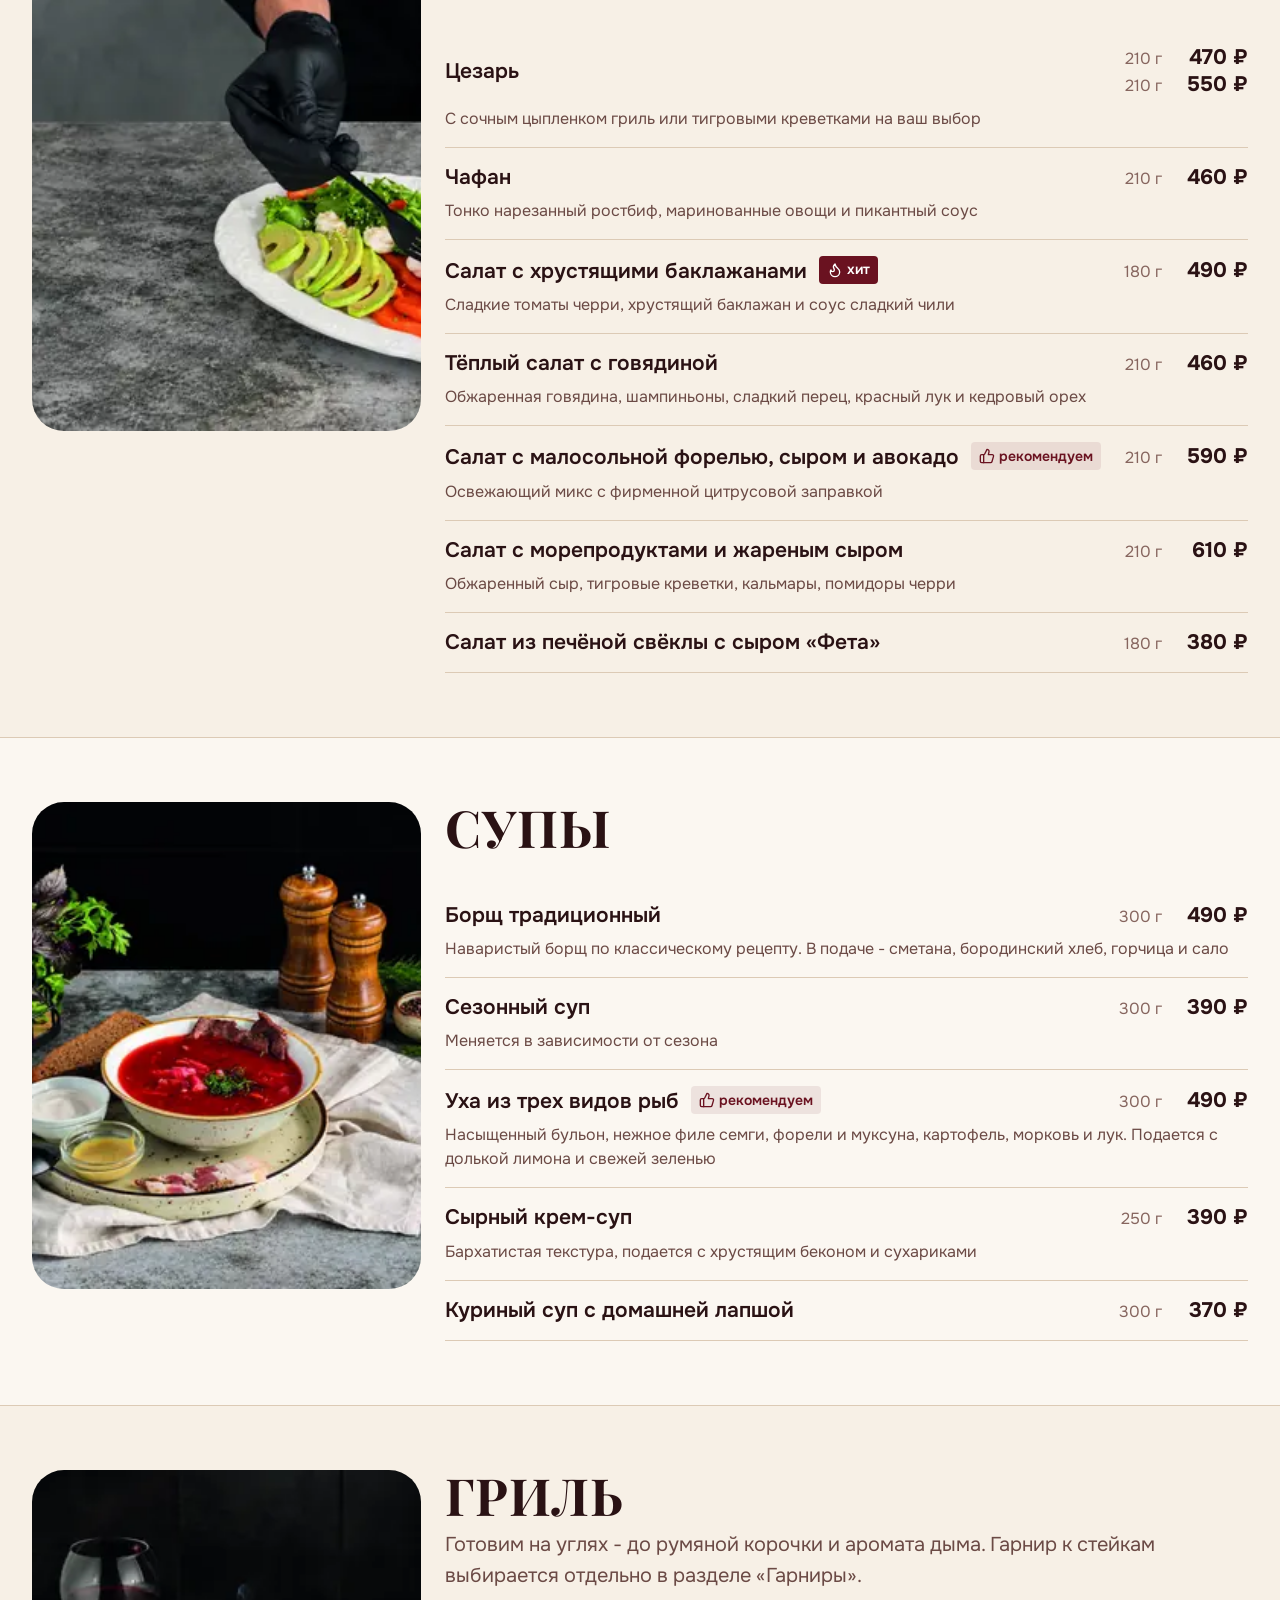
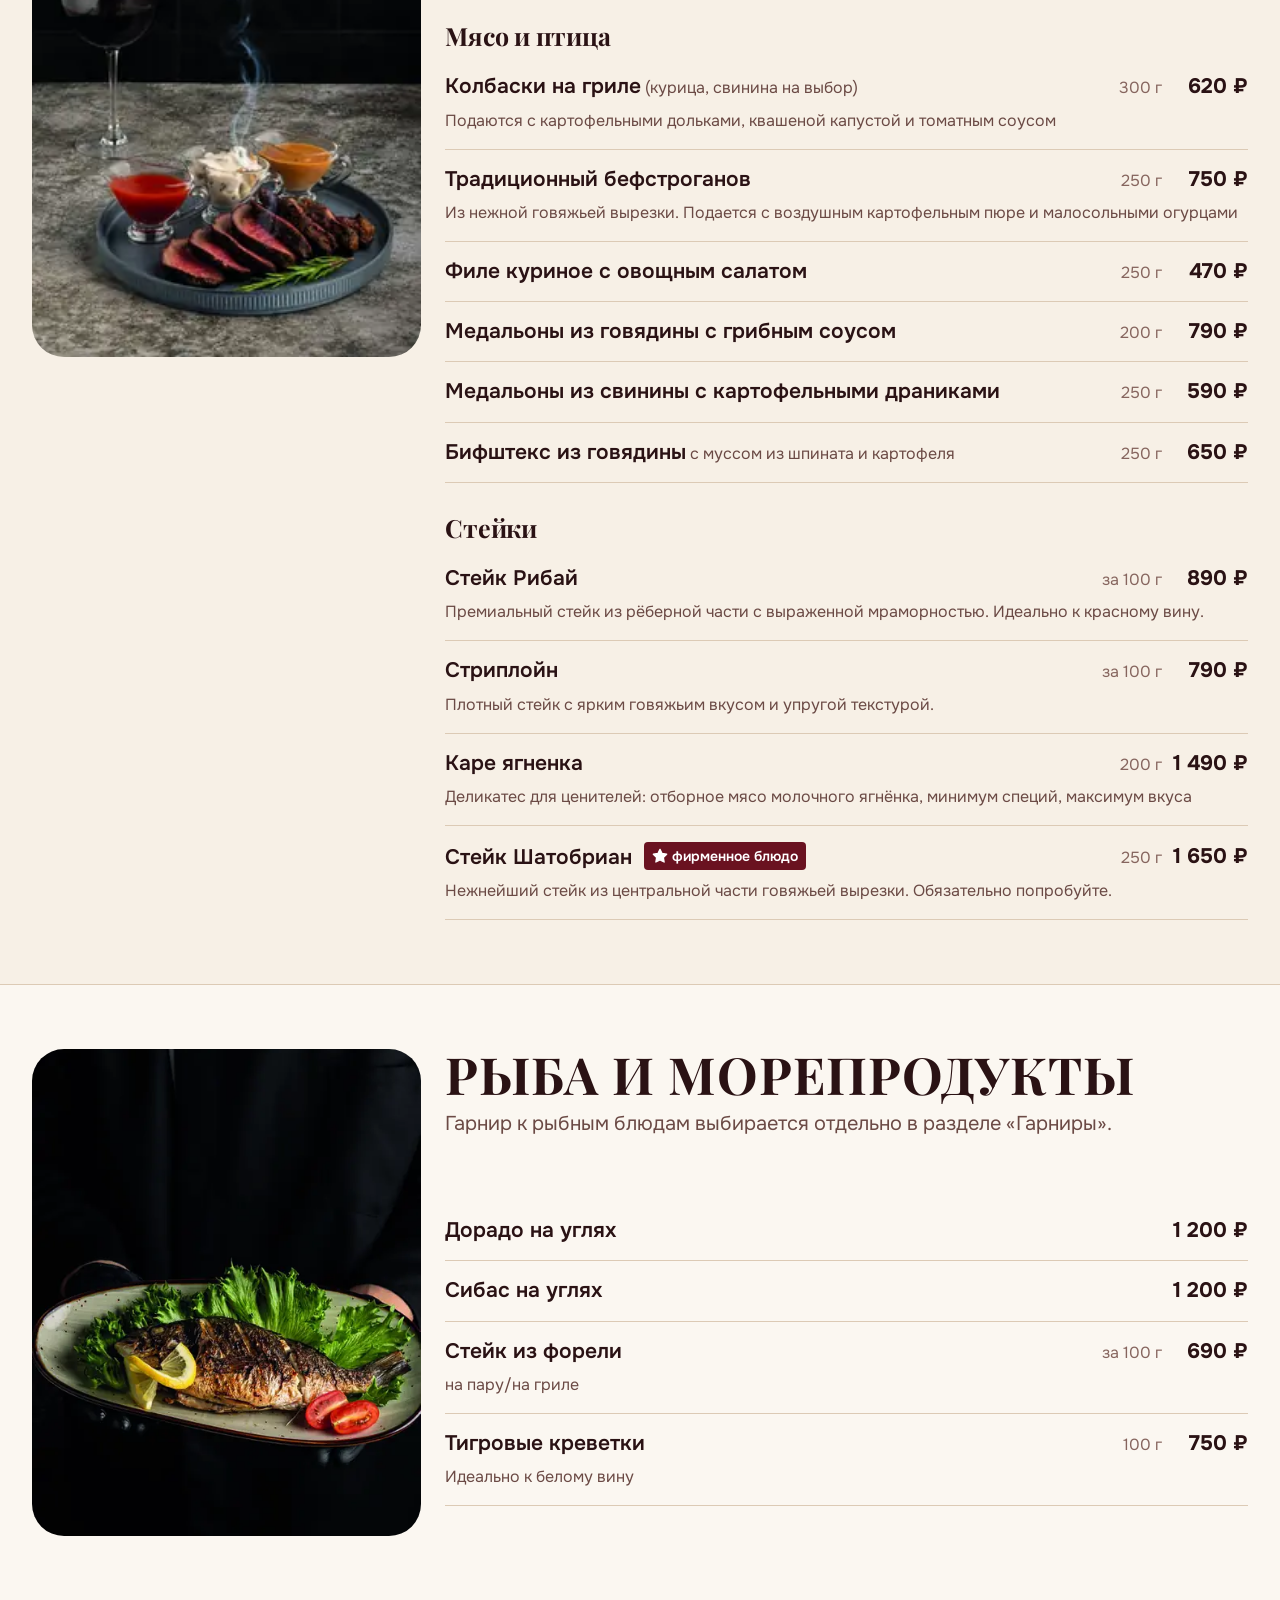
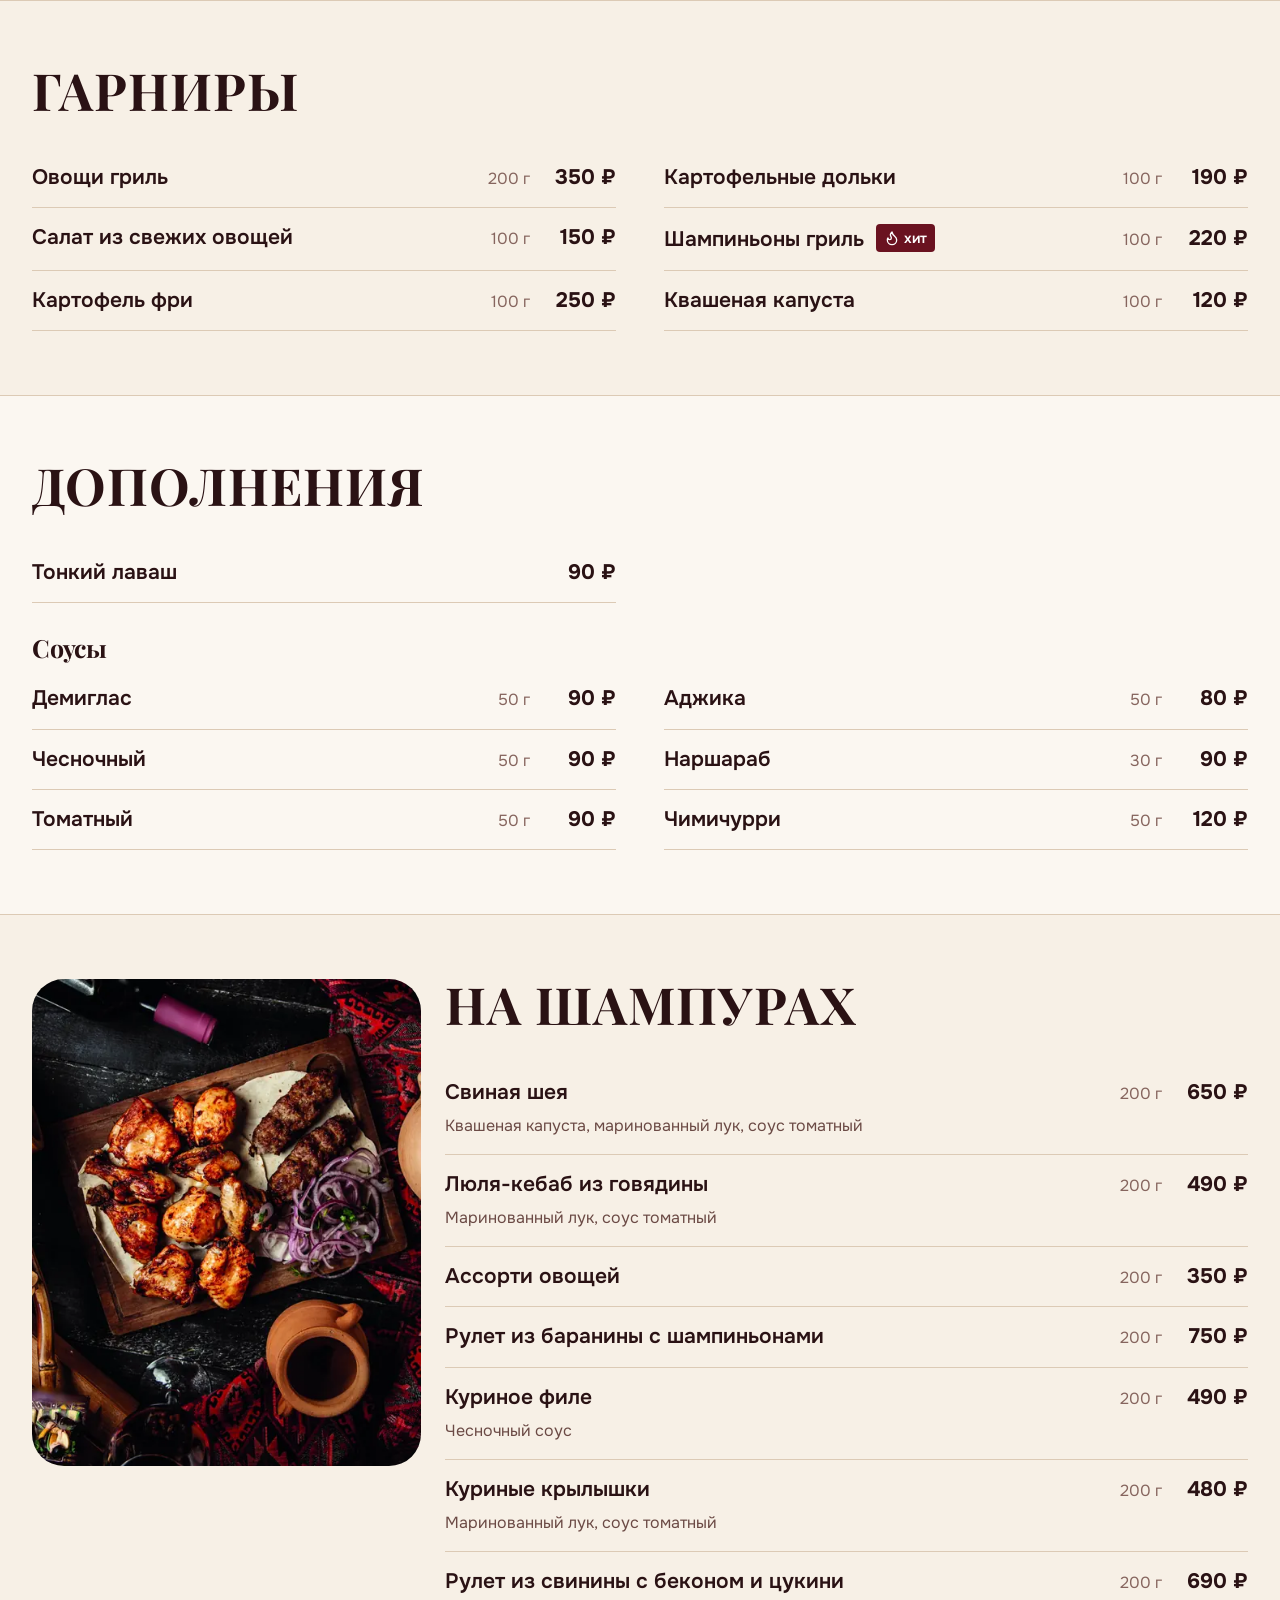
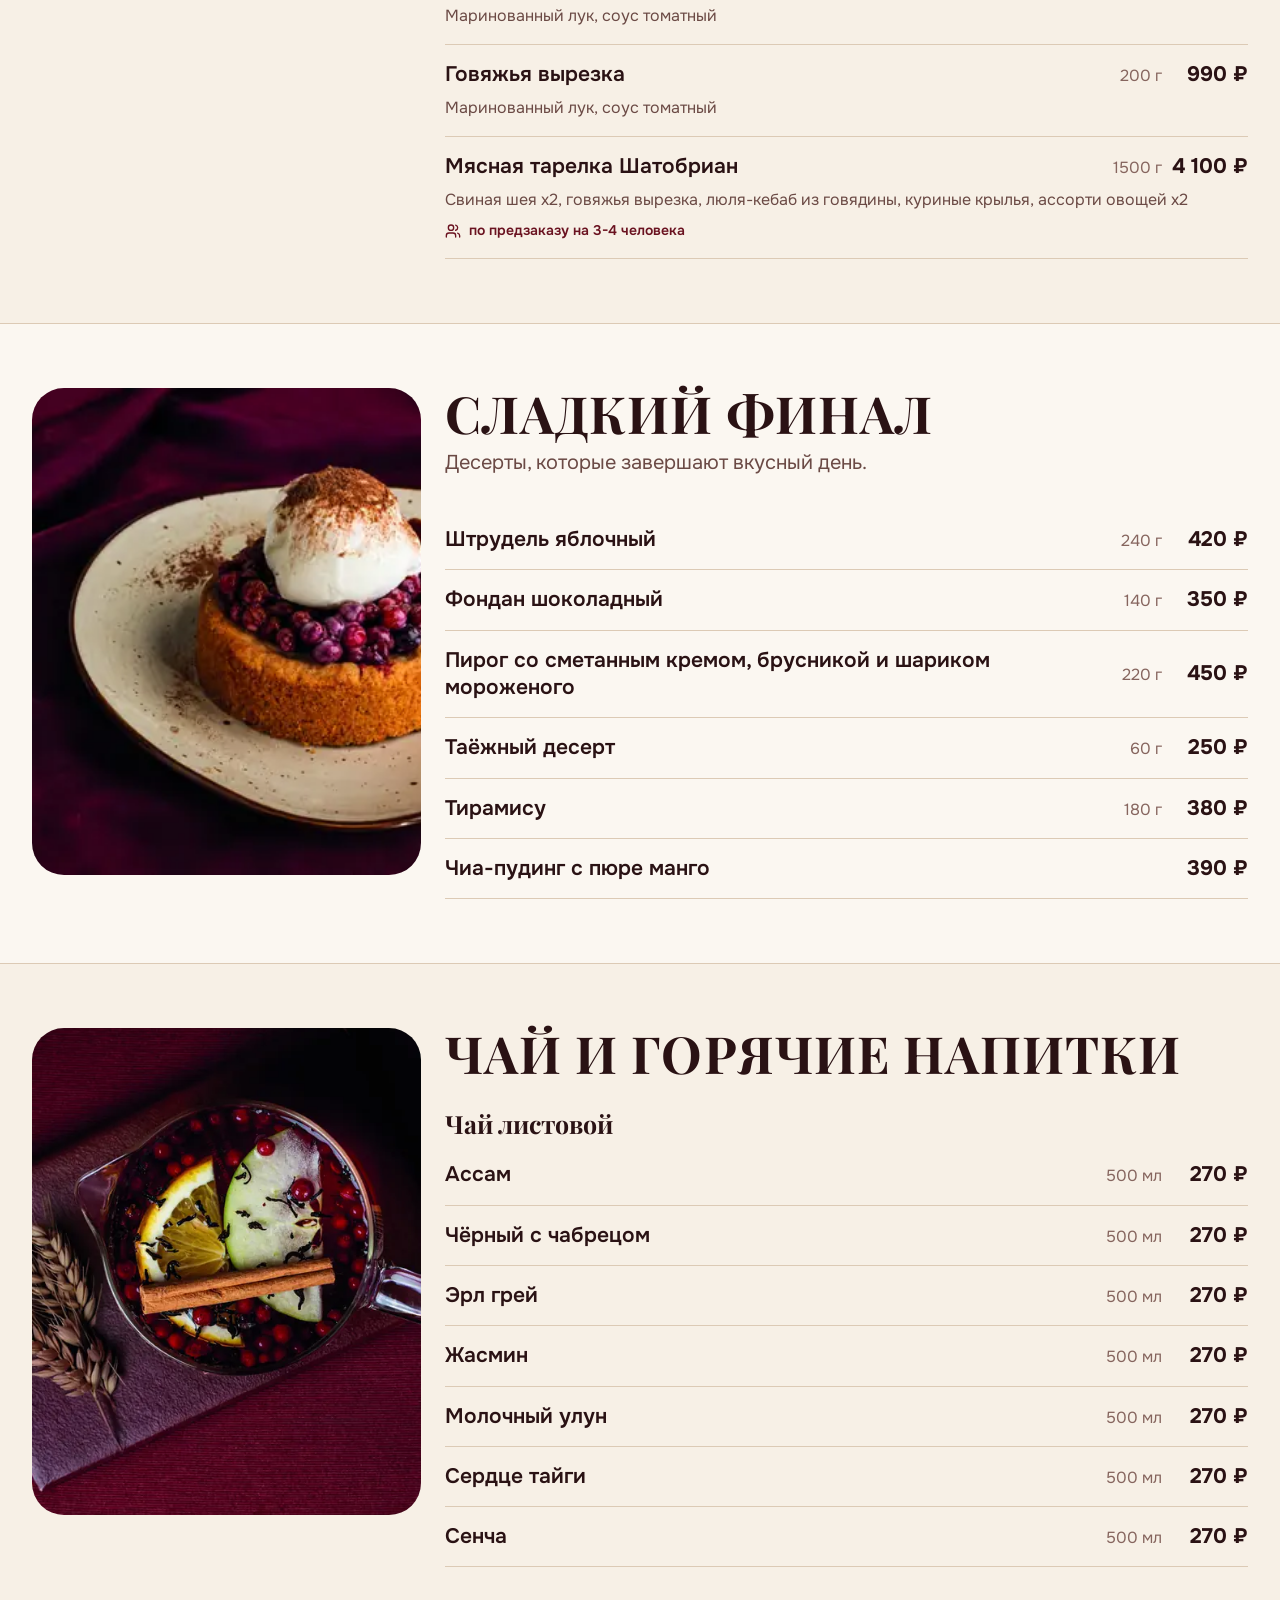
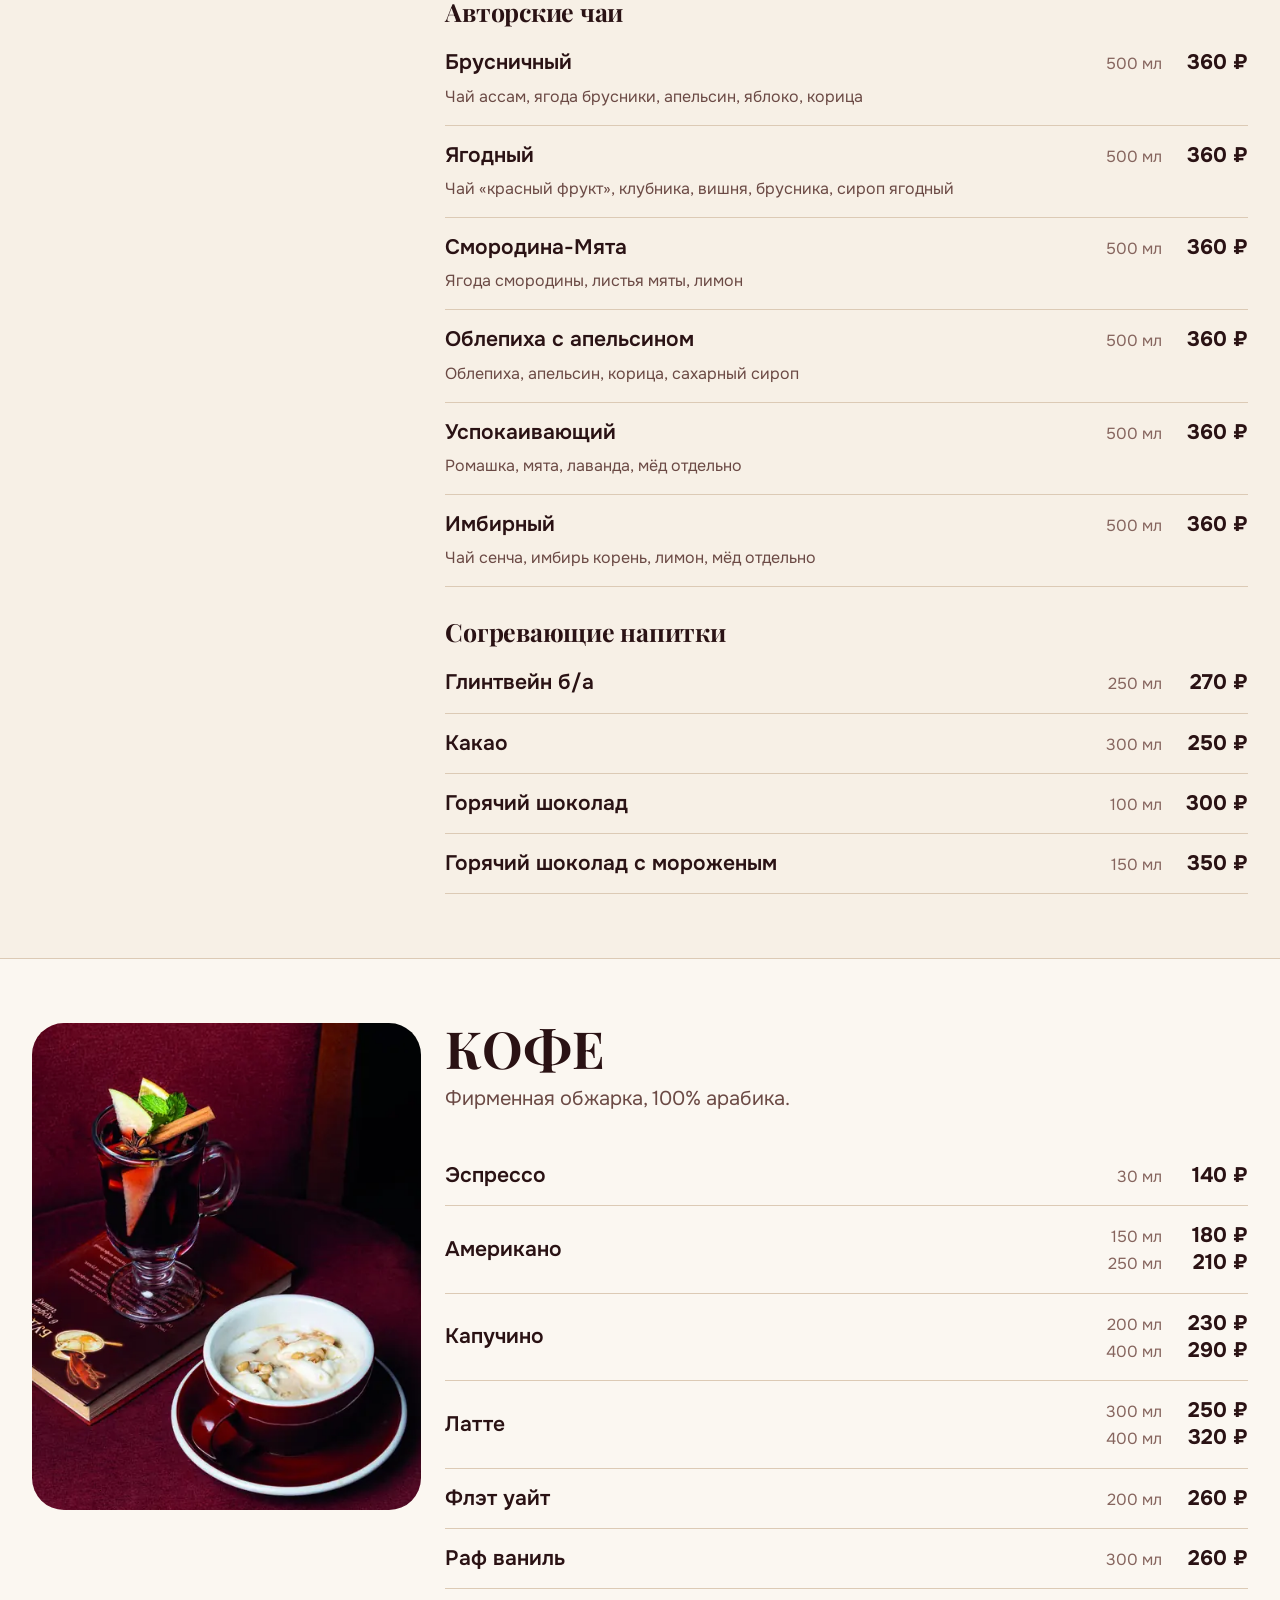
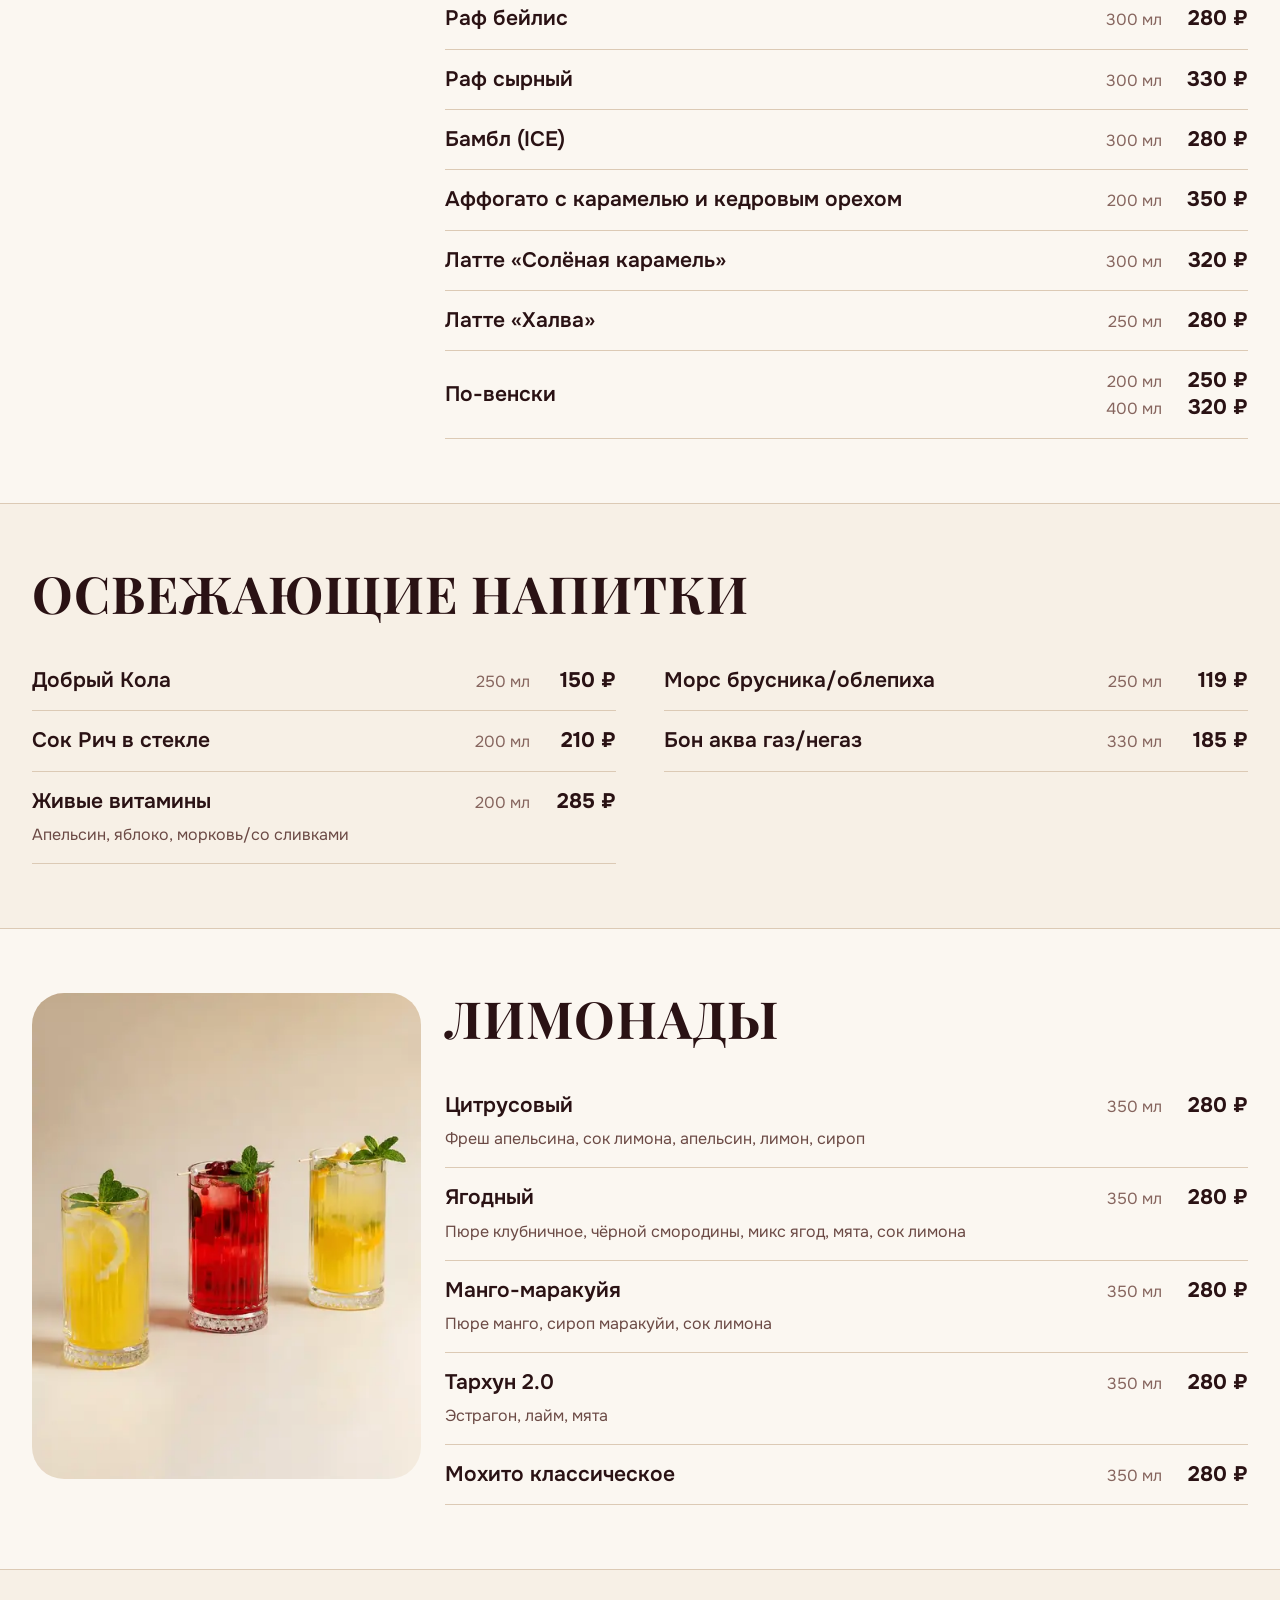
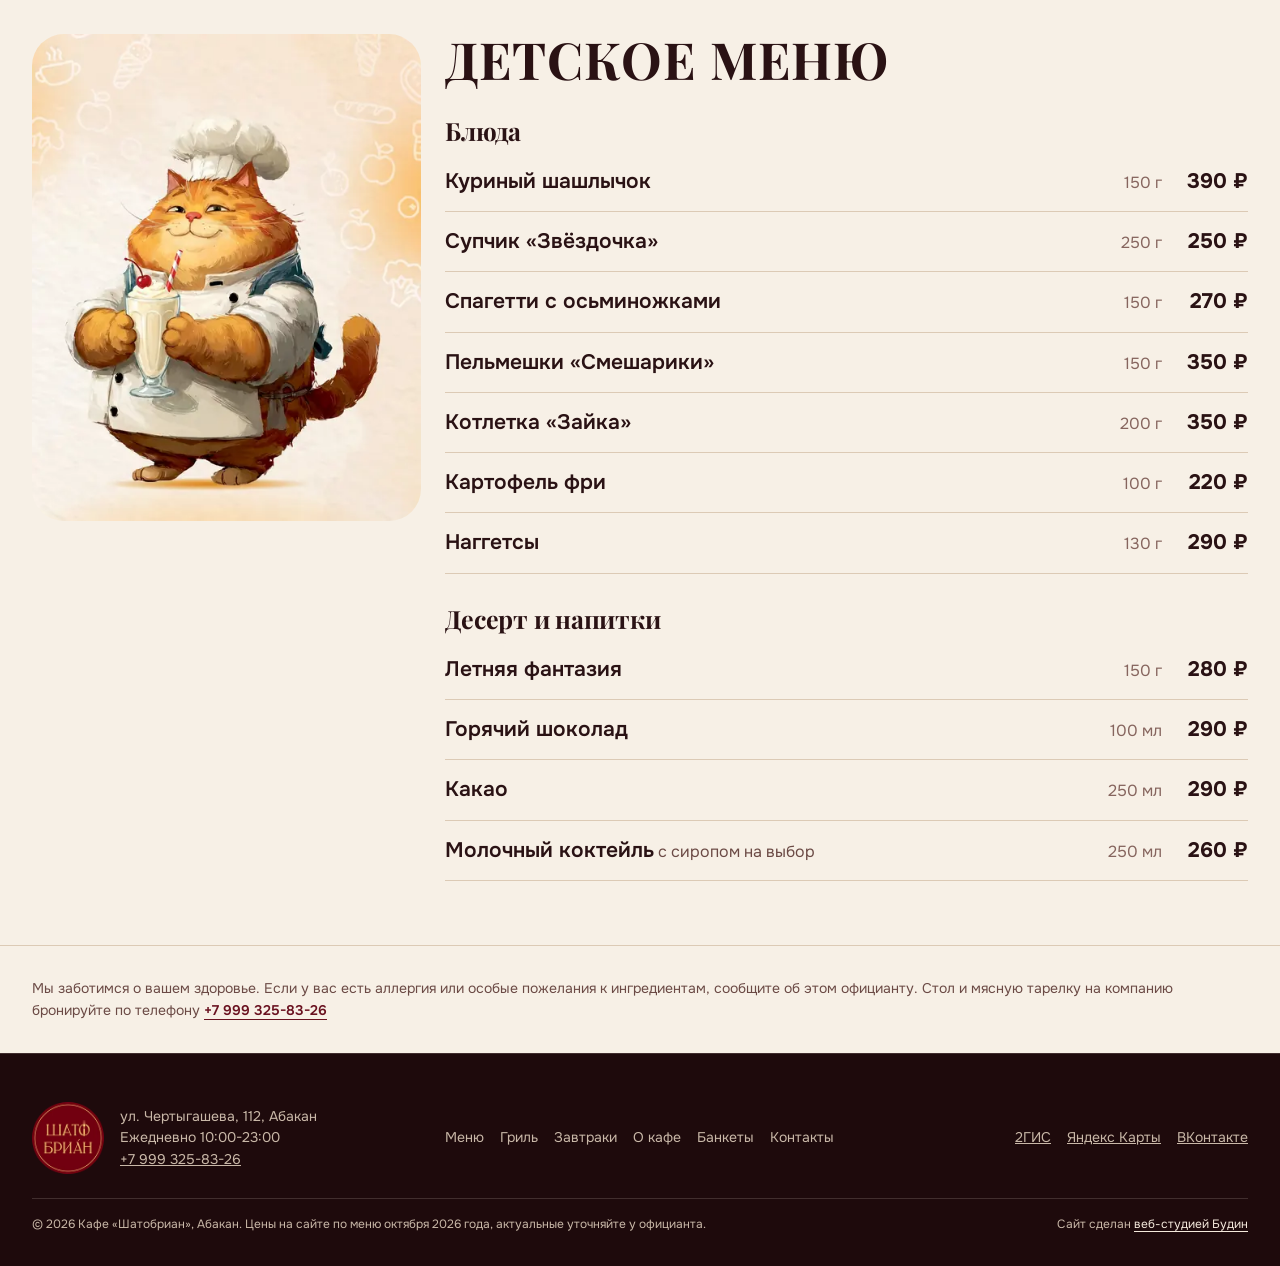
<file: menu/index.html>
<!DOCTYPE html><html lang="ru"> <head><meta charset="utf-8"><meta http-equiv="Content-Security-Policy" content="default-src 'self'; script-src 'self' 'sha256-NjiMn/3NEpsuTLlfSFuzGeLei6apbbDrW81kcmRWIpw='; style-src 'self' 'unsafe-inline'; img-src 'self' data:; font-src 'self'; media-src 'self'; connect-src 'self'; frame-src https://yandex.ru https://*.yandex.ru; object-src 'none'; base-uri 'self'; form-action 'none'; upgrade-insecure-requests"><meta name="viewport" content="width=device-width, initial-scale=1"><meta name="referrer" content="strict-origin-when-cross-origin"><title>Меню кафе «Шатобриан» в Абакане с ценами</title><meta name="description" content="Меню «Шатобриана» с ценами и выходом: завтраки от 190 ₽, стейки и гриль на углях, шашлык, десерты, чай, кофе и детское меню. 131 позиция."><link rel="canonical" href="https://xn--80aac2a0acpn6c.xn--p1ai/menu/"><meta name="theme-color" content="#1e0a0c"><link rel="icon" href="/favicon.png" type="image/png"><link rel="apple-touch-icon" href="/apple-touch-icon.png"><meta property="og:type" content="website"><meta property="og:locale" content="ru_RU"><meta property="og:site_name" content="Кафе «Шатобриан»"><meta property="og:title" content="Меню кафе «Шатобриан» в Абакане с ценами"><meta property="og:description" content="Меню «Шатобриана» с ценами и выходом: завтраки от 190 ₽, стейки и гриль на углях, шашлык, десерты, чай, кофе и детское меню. 131 позиция."><meta property="og:url" content="https://xn--80aac2a0acpn6c.xn--p1ai/menu/"><meta property="og:image" content="https://xn--80aac2a0acpn6c.xn--p1ai/img/og.jpg"><meta property="og:image:width" content="1200"><meta property="og:image:height" content="630"><script type="application/ld+json">{"@context":"https://schema.org","@type":"Restaurant","@id":"https://xn--80aac2a0acpn6c.xn--p1ai/#restaurant","name":"Кафе «Шатобриан»","alternateName":"Шатобриан","slogan":"Место, где пламя встречает вкус","url":"https://xn--80aac2a0acpn6c.xn--p1ai/","logo":"https://xn--80aac2a0acpn6c.xn--p1ai/img/logo-320.webp","image":["https://xn--80aac2a0acpn6c.xn--p1ai/img/og.jpg","https://xn--80aac2a0acpn6c.xn--p1ai/img/steak-1440.webp","https://xn--80aac2a0acpn6c.xn--p1ai/img/hall-907.webp"],"telephone":"+7 999 325-83-26","email":"ms.shatobrian@mail.ru","address":{"@type":"PostalAddress","streetAddress":"ул. Чертыгашева, 112, 1 этаж, помещение 76","addressLocality":"Абакан","addressRegion":"Республика Хакасия","postalCode":"655017","addressCountry":"RU"},"geo":{"@type":"GeoCoordinates","latitude":53.724842,"longitude":91.441329},"openingHoursSpecification":[{"@type":"OpeningHoursSpecification","dayOfWeek":["Monday","Tuesday","Wednesday","Thursday","Friday","Saturday","Sunday"],"opens":"10:00","closes":"23:00"}],"servesCuisine":["Русская кухня","Европейская кухня","Гриль"],"priceRange":"Средний чек 1000 ₽","currenciesAccepted":"RUB","paymentAccepted":"Картой, наличными, по QR-коду и СБП","acceptsReservations":true,"hasMenu":"https://xn--80aac2a0acpn6c.xn--p1ai/menu/","sameAs":["https://2gis.ru/abakan/firm/70000001113504880","https://yandex.ru/maps/org/shatobrian/190250804180/","https://vk.ru/chateaubriandcafe"]}</script><script type="application/ld+json">{"@context":"https://schema.org","@type":"BreadcrumbList","itemListElement":[{"@type":"ListItem","position":1,"name":"Главная","item":"https://xn--80aac2a0acpn6c.xn--p1ai/"},{"@type":"ListItem","position":2,"name":"Меню","item":"https://xn--80aac2a0acpn6c.xn--p1ai/menu/"}]}</script><script type="application/ld+json">{"@context":"https://schema.org","@type":"Menu","name":"Меню кафе «Шатобриан»","url":"https://xn--80aac2a0acpn6c.xn--p1ai/menu/","inLanguage":"ru","hasMenuSection":[{"@type":"MenuSection","name":"Поздний завтрак","hasMenuItem":[{"@type":"MenuItem","name":"Каша на выбор","description":"Овсяная или рисовая. Приготовим на классическом или альтернативном молоке","offers":{"@type":"Offer","price":190,"priceCurrency":"RUB"}},{"@type":"MenuItem","name":"Шакшука по-восточному","description":"Яйца, томленные в пряном томатном соусе со специями и свежей зеленью","offers":{"@type":"Offer","price":380,"priceCurrency":"RUB"}},{"@type":"MenuItem","name":"Английский завтрак","description":"Глазунья из двух яиц, сосиски, бекон, томаты черри, хрустящий багет","offers":{"@type":"Offer","price":550,"priceCurrency":"RUB"}},{"@type":"MenuItem","name":"Яичница-глазунья из трёх яиц","offers":{"@type":"Offer","price":210,"priceCurrency":"RUB"}},{"@type":"MenuItem","name":"Нежные сырники","description":"Соус на выбор: ягодное конфи, сметана или сгущённое молоко","offers":{"@type":"Offer","price":360,"priceCurrency":"RUB"}},{"@type":"MenuItem","name":"Вафля с малосольной форелью, яйцом пашот и сливочным сыром","offers":{"@type":"Offer","price":450,"priceCurrency":"RUB"}},{"@type":"MenuItem","name":"Оладьи из цукини с курицей гриль","offers":{"@type":"Offer","price":410,"priceCurrency":"RUB"}},{"@type":"MenuItem","name":"Хрустящие картофельные драники","description":"Классические со сметаной или с малосольной форелью и творожным сыром","offers":{"@type":"Offer","price":370,"priceCurrency":"RUB"}}]},{"@type":"MenuSection","name":"Добавки к завтракам","hasMenuItem":[{"@type":"MenuItem","name":"Хрустящий бекон","offers":{"@type":"Offer","price":110,"priceCurrency":"RUB"}},{"@type":"MenuItem","name":"Сосиски гриль","offers":{"@type":"Offer","price":90,"priceCurrency":"RUB"}},{"@type":"MenuItem","name":"Форель","offers":{"@type":"Offer","price":190,"priceCurrency":"RUB"}},{"@type":"MenuItem","name":"Спелое авокадо","offers":{"@type":"Offer","price":120,"priceCurrency":"RUB"}},{"@type":"MenuItem","name":"Микс-салат из свежих овощей","offers":{"@type":"Offer","price":80,"priceCurrency":"RUB"}},{"@type":"MenuItem","name":"Сезонные фрукты","offers":{"@type":"Offer","price":80,"priceCurrency":"RUB"}},{"@type":"MenuItem","name":"Свежемороженые ягоды","offers":{"@type":"Offer","price":110,"priceCurrency":"RUB"}},{"@type":"MenuItem","name":"Обжаренные орехи","offers":{"@type":"Offer","price":80,"priceCurrency":"RUB"}}]},{"@type":"MenuSection","name":"Закуски","hasMenuItem":[{"@type":"MenuItem","name":"Форель собственного посола","offers":{"@type":"Offer","price":590,"priceCurrency":"RUB"}},{"@type":"MenuItem","name":"Копчёный угорь с соусом унаги","offers":{"@type":"Offer","price":690,"priceCurrency":"RUB"}},{"@type":"MenuItem","name":"Тартар из форели","offers":{"@type":"Offer","price":650,"priceCurrency":"RUB"}},{"@type":"MenuItem","name":"Рулетики из баклажанов","offers":{"@type":"Offer","price":540,"priceCurrency":"RUB"}},{"@type":"MenuItem","name":"Бочковые соленья","offers":{"@type":"Offer","price":250,"priceCurrency":"RUB"}},{"@type":"MenuItem","name":"Сырное плато","offers":{"@type":"Offer","price":590,"priceCurrency":"RUB"}},{"@type":"MenuItem","name":"Тартар из говядины с обожженным авокадо","offers":{"@type":"Offer","price":650,"priceCurrency":"RUB"}},{"@type":"MenuItem","name":"Битые огурцы","offers":{"@type":"Offer","price":220,"priceCurrency":"RUB"}},{"@type":"MenuItem","name":"Овощная нарезка с зеленью и сыром «Фета»","offers":{"@type":"Offer","price":350,"priceCurrency":"RUB"}},{"@type":"MenuItem","name":"Брускетта с форелью, ростбифом и беконом","description":"Лучший выбор к бокалу вина","offers":{"@type":"Offer","price":690,"priceCurrency":"RUB"}}]},{"@type":"MenuSection","name":"Салаты","hasMenuItem":[{"@type":"MenuItem","name":"Цезарь","description":"С сочным цыпленком гриль или тигровыми креветками на ваш выбор","offers":{"@type":"Offer","price":470,"priceCurrency":"RUB"}},{"@type":"MenuItem","name":"Чафан","description":"Тонко нарезанный ростбиф, маринованные овощи и пикантный соус","offers":{"@type":"Offer","price":460,"priceCurrency":"RUB"}},{"@type":"MenuItem","name":"Салат с хрустящими баклажанами","description":"Сладкие томаты черри, хрустящий баклажан и соус сладкий чили","offers":{"@type":"Offer","price":490,"priceCurrency":"RUB"}},{"@type":"MenuItem","name":"Тёплый салат с говядиной","description":"Обжаренная говядина, шампиньоны, сладкий перец, красный лук и кедровый орех","offers":{"@type":"Offer","price":460,"priceCurrency":"RUB"}},{"@type":"MenuItem","name":"Салат с малосольной форелью, сыром и авокадо","description":"Освежающий микс с фирменной цитрусовой заправкой","offers":{"@type":"Offer","price":590,"priceCurrency":"RUB"}},{"@type":"MenuItem","name":"Салат с морепродуктами и жареным сыром","description":"Обжаренный сыр, тигровые креветки, кальмары, помидоры черри","offers":{"@type":"Offer","price":610,"priceCurrency":"RUB"}},{"@type":"MenuItem","name":"Салат из печёной свёклы с сыром «Фета»","offers":{"@type":"Offer","price":380,"priceCurrency":"RUB"}}]},{"@type":"MenuSection","name":"Супы","hasMenuItem":[{"@type":"MenuItem","name":"Борщ традиционный","description":"Наваристый борщ по классическому рецепту. В подаче - сметана, бородинский хлеб, горчица и сало","offers":{"@type":"Offer","price":490,"priceCurrency":"RUB"}},{"@type":"MenuItem","name":"Сезонный суп","description":"Меняется в зависимости от сезона","offers":{"@type":"Offer","price":390,"priceCurrency":"RUB"}},{"@type":"MenuItem","name":"Уха из трех видов рыб","description":"Насыщенный бульон, нежное филе семги, форели и муксуна, картофель, морковь и лук. Подается с долькой лимона и свежей зеленью","offers":{"@type":"Offer","price":490,"priceCurrency":"RUB"}},{"@type":"MenuItem","name":"Сырный крем-суп","description":"Бархатистая текстура, подается с хрустящим беконом и сухариками","offers":{"@type":"Offer","price":390,"priceCurrency":"RUB"}},{"@type":"MenuItem","name":"Куриный суп с домашней лапшой","offers":{"@type":"Offer","price":370,"priceCurrency":"RUB"}}]},{"@type":"MenuSection","name":"Гриль","hasMenuItem":[{"@type":"MenuItem","name":"Колбаски на гриле","description":"Подаются с картофельными дольками, квашеной капустой и томатным соусом","offers":{"@type":"Offer","price":620,"priceCurrency":"RUB"}},{"@type":"MenuItem","name":"Традиционный бефстроганов","description":"Из нежной говяжьей вырезки. Подается с воздушным картофельным пюре и малосольными огурцами","offers":{"@type":"Offer","price":750,"priceCurrency":"RUB"}},{"@type":"MenuItem","name":"Филе куриное с овощным салатом","offers":{"@type":"Offer","price":470,"priceCurrency":"RUB"}},{"@type":"MenuItem","name":"Медальоны из говядины с грибным соусом","offers":{"@type":"Offer","price":790,"priceCurrency":"RUB"}},{"@type":"MenuItem","name":"Медальоны из свинины с картофельными драниками","offers":{"@type":"Offer","price":590,"priceCurrency":"RUB"}},{"@type":"MenuItem","name":"Бифштекс из говядины","offers":{"@type":"Offer","price":650,"priceCurrency":"RUB"}},{"@type":"MenuItem","name":"Стейк Рибай","description":"Премиальный стейк из рёберной части с выраженной мраморностью. Идеально к красному вину.","offers":{"@type":"Offer","price":890,"priceCurrency":"RUB"}},{"@type":"MenuItem","name":"Стриплойн","description":"Плотный стейк с ярким говяжьим вкусом и упругой текстурой.","offers":{"@type":"Offer","price":790,"priceCurrency":"RUB"}},{"@type":"MenuItem","name":"Каре ягненка","description":"Деликатес для ценителей: отборное мясо молочного ягнёнка, минимум специй, максимум вкуса","offers":{"@type":"Offer","price":1490,"priceCurrency":"RUB"}},{"@type":"MenuItem","name":"Стейк Шатобриан","description":"Нежнейший стейк из центральной части говяжьей вырезки. Обязательно попробуйте.","offers":{"@type":"Offer","price":1650,"priceCurrency":"RUB"}}]},{"@type":"MenuSection","name":"Рыба и морепродукты","hasMenuItem":[{"@type":"MenuItem","name":"Дорадо на углях","offers":{"@type":"Offer","price":1200,"priceCurrency":"RUB"}},{"@type":"MenuItem","name":"Сибас на углях","offers":{"@type":"Offer","price":1200,"priceCurrency":"RUB"}},{"@type":"MenuItem","name":"Стейк из форели","description":"на пару/на гриле","offers":{"@type":"Offer","price":690,"priceCurrency":"RUB"}},{"@type":"MenuItem","name":"Тигровые креветки","description":"Идеально к белому вину","offers":{"@type":"Offer","price":750,"priceCurrency":"RUB"}}]},{"@type":"MenuSection","name":"Гарниры","hasMenuItem":[{"@type":"MenuItem","name":"Овощи гриль","offers":{"@type":"Offer","price":350,"priceCurrency":"RUB"}},{"@type":"MenuItem","name":"Картофельные дольки","offers":{"@type":"Offer","price":190,"priceCurrency":"RUB"}},{"@type":"MenuItem","name":"Салат из свежих овощей","offers":{"@type":"Offer","price":150,"priceCurrency":"RUB"}},{"@type":"MenuItem","name":"Шампиньоны гриль","offers":{"@type":"Offer","price":220,"priceCurrency":"RUB"}},{"@type":"MenuItem","name":"Картофель фри","offers":{"@type":"Offer","price":250,"priceCurrency":"RUB"}},{"@type":"MenuItem","name":"Квашеная капуста","offers":{"@type":"Offer","price":120,"priceCurrency":"RUB"}}]},{"@type":"MenuSection","name":"Дополнения","hasMenuItem":[{"@type":"MenuItem","name":"Тонкий лаваш","offers":{"@type":"Offer","price":90,"priceCurrency":"RUB"}},{"@type":"MenuItem","name":"Демиглас","offers":{"@type":"Offer","price":90,"priceCurrency":"RUB"}},{"@type":"MenuItem","name":"Аджика","offers":{"@type":"Offer","price":80,"priceCurrency":"RUB"}},{"@type":"MenuItem","name":"Чесночный","offers":{"@type":"Offer","price":90,"priceCurrency":"RUB"}},{"@type":"MenuItem","name":"Наршараб","offers":{"@type":"Offer","price":90,"priceCurrency":"RUB"}},{"@type":"MenuItem","name":"Томатный","offers":{"@type":"Offer","price":90,"priceCurrency":"RUB"}},{"@type":"MenuItem","name":"Чимичурри","offers":{"@type":"Offer","price":120,"priceCurrency":"RUB"}}]},{"@type":"MenuSection","name":"На шампурах","hasMenuItem":[{"@type":"MenuItem","name":"Свиная шея","description":"Квашеная капуста, маринованный лук, соус томатный","offers":{"@type":"Offer","price":650,"priceCurrency":"RUB"}},{"@type":"MenuItem","name":"Люля-кебаб из говядины","description":"Маринованный лук, соус томатный","offers":{"@type":"Offer","price":490,"priceCurrency":"RUB"}},{"@type":"MenuItem","name":"Ассорти овощей","offers":{"@type":"Offer","price":350,"priceCurrency":"RUB"}},{"@type":"MenuItem","name":"Рулет из баранины с шампиньонами","offers":{"@type":"Offer","price":750,"priceCurrency":"RUB"}},{"@type":"MenuItem","name":"Куриное филе","description":"Чесночный соус","offers":{"@type":"Offer","price":490,"priceCurrency":"RUB"}},{"@type":"MenuItem","name":"Куриные крылышки","description":"Маринованный лук, соус томатный","offers":{"@type":"Offer","price":480,"priceCurrency":"RUB"}},{"@type":"MenuItem","name":"Рулет из свинины с беконом и цукини","description":"Маринованный лук, соус томатный","offers":{"@type":"Offer","price":690,"priceCurrency":"RUB"}},{"@type":"MenuItem","name":"Говяжья вырезка","description":"Маринованный лук, соус томатный","offers":{"@type":"Offer","price":990,"priceCurrency":"RUB"}},{"@type":"MenuItem","name":"Мясная тарелка Шатобриан","description":"Свиная шея х2, говяжья вырезка, люля-кебаб из говядины, куриные крылья, ассорти овощей х2","offers":{"@type":"Offer","price":4100,"priceCurrency":"RUB"}}]},{"@type":"MenuSection","name":"Сладкий финал","hasMenuItem":[{"@type":"MenuItem","name":"Штрудель яблочный","offers":{"@type":"Offer","price":420,"priceCurrency":"RUB"}},{"@type":"MenuItem","name":"Фондан шоколадный","offers":{"@type":"Offer","price":350,"priceCurrency":"RUB"}},{"@type":"MenuItem","name":"Пирог со сметанным кремом, брусникой и шариком мороженого","offers":{"@type":"Offer","price":450,"priceCurrency":"RUB"}},{"@type":"MenuItem","name":"Таёжный десерт","offers":{"@type":"Offer","price":250,"priceCurrency":"RUB"}},{"@type":"MenuItem","name":"Тирамису","offers":{"@type":"Offer","price":380,"priceCurrency":"RUB"}},{"@type":"MenuItem","name":"Чиа-пудинг с пюре манго","offers":{"@type":"Offer","price":390,"priceCurrency":"RUB"}}]},{"@type":"MenuSection","name":"Чай и горячие напитки","hasMenuItem":[{"@type":"MenuItem","name":"Ассам","offers":{"@type":"Offer","price":270,"priceCurrency":"RUB"}},{"@type":"MenuItem","name":"Чёрный с чабрецом","offers":{"@type":"Offer","price":270,"priceCurrency":"RUB"}},{"@type":"MenuItem","name":"Эрл грей","offers":{"@type":"Offer","price":270,"priceCurrency":"RUB"}},{"@type":"MenuItem","name":"Жасмин","offers":{"@type":"Offer","price":270,"priceCurrency":"RUB"}},{"@type":"MenuItem","name":"Молочный улун","offers":{"@type":"Offer","price":270,"priceCurrency":"RUB"}},{"@type":"MenuItem","name":"Сердце тайги","offers":{"@type":"Offer","price":270,"priceCurrency":"RUB"}},{"@type":"MenuItem","name":"Сенча","offers":{"@type":"Offer","price":270,"priceCurrency":"RUB"}},{"@type":"MenuItem","name":"Брусничный","description":"Чай ассам, ягода брусники, апельсин, яблоко, корица","offers":{"@type":"Offer","price":360,"priceCurrency":"RUB"}},{"@type":"MenuItem","name":"Ягодный","description":"Чай «красный фрукт», клубника, вишня, брусника, сироп ягодный","offers":{"@type":"Offer","price":360,"priceCurrency":"RUB"}},{"@type":"MenuItem","name":"Смородина-Мята","description":"Ягода смородины, листья мяты, лимон","offers":{"@type":"Offer","price":360,"priceCurrency":"RUB"}},{"@type":"MenuItem","name":"Облепиха с апельсином","description":"Облепиха, апельсин, корица, сахарный сироп","offers":{"@type":"Offer","price":360,"priceCurrency":"RUB"}},{"@type":"MenuItem","name":"Успокаивающий","description":"Ромашка, мята, лаванда, мёд отдельно","offers":{"@type":"Offer","price":360,"priceCurrency":"RUB"}},{"@type":"MenuItem","name":"Имбирный","description":"Чай сенча, имбирь корень, лимон, мёд отдельно","offers":{"@type":"Offer","price":360,"priceCurrency":"RUB"}},{"@type":"MenuItem","name":"Глинтвейн б/а","offers":{"@type":"Offer","price":270,"priceCurrency":"RUB"}},{"@type":"MenuItem","name":"Какао","offers":{"@type":"Offer","price":250,"priceCurrency":"RUB"}},{"@type":"MenuItem","name":"Горячий шоколад","offers":{"@type":"Offer","price":300,"priceCurrency":"RUB"}},{"@type":"MenuItem","name":"Горячий шоколад с мороженым","offers":{"@type":"Offer","price":350,"priceCurrency":"RUB"}}]},{"@type":"MenuSection","name":"Кофе","hasMenuItem":[{"@type":"MenuItem","name":"Эспрессо","offers":{"@type":"Offer","price":140,"priceCurrency":"RUB"}},{"@type":"MenuItem","name":"Американо","offers":{"@type":"Offer","price":180,"priceCurrency":"RUB"}},{"@type":"MenuItem","name":"Капучино","offers":{"@type":"Offer","price":230,"priceCurrency":"RUB"}},{"@type":"MenuItem","name":"Латте","offers":{"@type":"Offer","price":250,"priceCurrency":"RUB"}},{"@type":"MenuItem","name":"Флэт уайт","offers":{"@type":"Offer","price":260,"priceCurrency":"RUB"}},{"@type":"MenuItem","name":"Раф ваниль","offers":{"@type":"Offer","price":260,"priceCurrency":"RUB"}},{"@type":"MenuItem","name":"Раф бейлис","offers":{"@type":"Offer","price":280,"priceCurrency":"RUB"}},{"@type":"MenuItem","name":"Раф сырный","offers":{"@type":"Offer","price":330,"priceCurrency":"RUB"}},{"@type":"MenuItem","name":"Бамбл (ICE)","offers":{"@type":"Offer","price":280,"priceCurrency":"RUB"}},{"@type":"MenuItem","name":"Аффогато с карамелью и кедровым орехом","offers":{"@type":"Offer","price":350,"priceCurrency":"RUB"}},{"@type":"MenuItem","name":"Латте «Солёная карамель»","offers":{"@type":"Offer","price":320,"priceCurrency":"RUB"}},{"@type":"MenuItem","name":"Латте «Халва»","offers":{"@type":"Offer","price":280,"priceCurrency":"RUB"}},{"@type":"MenuItem","name":"По-венски","offers":{"@type":"Offer","price":250,"priceCurrency":"RUB"}}]},{"@type":"MenuSection","name":"Освежающие напитки","hasMenuItem":[{"@type":"MenuItem","name":"Добрый Кола","offers":{"@type":"Offer","price":150,"priceCurrency":"RUB"}},{"@type":"MenuItem","name":"Морс брусника/облепиха","offers":{"@type":"Offer","price":119,"priceCurrency":"RUB"}},{"@type":"MenuItem","name":"Сок Рич в стекле","offers":{"@type":"Offer","price":210,"priceCurrency":"RUB"}},{"@type":"MenuItem","name":"Бон аква газ/негаз","offers":{"@type":"Offer","price":185,"priceCurrency":"RUB"}},{"@type":"MenuItem","name":"Живые витамины","description":"Апельсин, яблоко, морковь/со сливками","offers":{"@type":"Offer","price":285,"priceCurrency":"RUB"}}]},{"@type":"MenuSection","name":"Лимонады","hasMenuItem":[{"@type":"MenuItem","name":"Цитрусовый","description":"Фреш апельсина, сок лимона, апельсин, лимон, сироп","offers":{"@type":"Offer","price":280,"priceCurrency":"RUB"}},{"@type":"MenuItem","name":"Ягодный","description":"Пюре клубничное, чёрной смородины, микс ягод, мята, сок лимона","offers":{"@type":"Offer","price":280,"priceCurrency":"RUB"}},{"@type":"MenuItem","name":"Манго-маракуйя","description":"Пюре манго, сироп маракуйи, сок лимона","offers":{"@type":"Offer","price":280,"priceCurrency":"RUB"}},{"@type":"MenuItem","name":"Тархун 2.0","description":"Эстрагон, лайм, мята","offers":{"@type":"Offer","price":280,"priceCurrency":"RUB"}},{"@type":"MenuItem","name":"Мохито классическое","offers":{"@type":"Offer","price":280,"priceCurrency":"RUB"}}]},{"@type":"MenuSection","name":"Детское меню","hasMenuItem":[{"@type":"MenuItem","name":"Куриный шашлычок","offers":{"@type":"Offer","price":390,"priceCurrency":"RUB"}},{"@type":"MenuItem","name":"Супчик «Звёздочка»","offers":{"@type":"Offer","price":250,"priceCurrency":"RUB"}},{"@type":"MenuItem","name":"Спагетти с осьминожками","offers":{"@type":"Offer","price":270,"priceCurrency":"RUB"}},{"@type":"MenuItem","name":"Пельмешки «Смешарики»","offers":{"@type":"Offer","price":350,"priceCurrency":"RUB"}},{"@type":"MenuItem","name":"Котлетка «Зайка»","offers":{"@type":"Offer","price":350,"priceCurrency":"RUB"}},{"@type":"MenuItem","name":"Картофель фри","offers":{"@type":"Offer","price":220,"priceCurrency":"RUB"}},{"@type":"MenuItem","name":"Наггетсы","offers":{"@type":"Offer","price":290,"priceCurrency":"RUB"}},{"@type":"MenuItem","name":"Летняя фантазия","offers":{"@type":"Offer","price":280,"priceCurrency":"RUB"}},{"@type":"MenuItem","name":"Горячий шоколад","offers":{"@type":"Offer","price":290,"priceCurrency":"RUB"}},{"@type":"MenuItem","name":"Какао","offers":{"@type":"Offer","price":290,"priceCurrency":"RUB"}},{"@type":"MenuItem","name":"Молочный коктейль","offers":{"@type":"Offer","price":260,"priceCurrency":"RUB"}}]}]}</script><link rel="stylesheet" href="/_astro/index.Bs1c1c0l.css"></head> <body> <a class="skip" href="#main">К содержанию</a> <header class="header dark"> <div class="shell header__in"> <a class="brand" href="/" aria-label="Кафе «Шатобриан», на главную"> <img src="/img/logo-word-40.webp" srcset="/img/logo-word-40.webp 1x, /img/logo-word-80.webp 2x, /img/logo-word-120.webp 3x" width="203" height="36" alt="" aria-hidden="true"> </a> <nav class="nav" aria-label="Разделы сайта"> <a href="/menu/" aria-current="page">Меню</a><a href="/menu/#gril">Гриль</a><a href="/menu/#zavtrak">Завтраки</a><a href="/#kafe">О кафе</a><a href="/#bankety">Банкеты</a><a href="/#kontakty">Контакты</a> </nav> <a class="btn btn--gold" href="tel:+79993258326" aria-label="Позвонить: +7 999 325-83-26"> <svg viewBox="0 0 24 24" fill="none" stroke="currentColor" stroke-width="2" stroke-linecap="round" stroke-linejoin="round" aria-hidden="true"><path d="M22 16.9v3a2 2 0 0 1-2.2 2 19.8 19.8 0 0 1-8.6-3.1 19.5 19.5 0 0 1-6-6A19.8 19.8 0 0 1 2.1 4.2 2 2 0 0 1 4.1 2h3a2 2 0 0 1 2 1.7c.1.9.4 1.8.7 2.7a2 2 0 0 1-.5 2.1L8 9.8a16 16 0 0 0 6 6l1.3-1.3a2 2 0 0 1 2.1-.4c.9.3 1.8.6 2.7.7a2 2 0 0 1 1.7 2z"></path></svg> <span>+7 999 325-83-26</span> </a> <details class="burger"> <summary aria-label="Открыть разделы сайта"> <svg viewBox="0 0 24 24" fill="none" stroke="currentColor" stroke-width="2" stroke-linecap="round" aria-hidden="true"><path d="M4 7h16M4 12h16M4 17h16"></path></svg> </summary> <nav class="burger__panel" aria-label="Разделы сайта"> <a href="/menu/">Меню</a><a href="/menu/#gril">Гриль</a><a href="/menu/#zavtrak">Завтраки</a><a href="/#kafe">О кафе</a><a href="/#bankety">Банкеты</a><a href="/#kontakty">Контакты</a> </nav> </details> </div> </header> <main id="main">  <section class="mhead dark" aria-labelledby="menu-title"> <div class="shell grid mhead__in"> <nav class="crumbs" aria-label="Хлебные крошки"><a href="/">Главная</a><span aria-hidden="true">/</span><span>Меню</span></nav> <h1 id="menu-title">Меню кафе Шатобриан</h1> <p class="mhead__lead">131 позиция в меню кафе «Шатобриан» в Абакане: от позднего завтрака до стейков на углях, авторского чая и детского меню. Цены и выход по меню октября 2026 года, гарнир к стейкам и рыбе выбирается отдельно.</p> <ul class="mhead__offers" aria-label="Ланч и предложения"> <li><svg viewBox="0 0 24 24" aria-hidden="true"><circle cx="12" cy="12" r="10"/><path d="M12 6v6l4 2"/></svg><span>Бизнес-ланч с 12:00 до 15:00. Меню ланча обновляется, состав подскажем по телефону.</span></li> <li><svg viewBox="0 0 24 24" aria-hidden="true"><path d="M19 5 5 19"/><circle cx="6.5" cy="6.5" r="2.5"/><circle cx="17.5" cy="17.5" r="2.5"/></svg><span>Скидка 10% на самовывоз с основного меню, на бизнес-ланч не действует.</span></li> <li><svg viewBox="0 0 24 24" aria-hidden="true"><rect x="3" y="8" width="18" height="4" rx="1"/><path d="M12 8v13"/><path d="M19 12v7a2 2 0 0 1-2 2H7a2 2 0 0 1-2-2v-7"/><path d="M7.5 8a2.5 2.5 0 0 1 0-5C10 3 12 8 12 8s2-5 4.5-5a2.5 2.5 0 0 1 0 5"/></svg><span><a class="link" href="/#novyi-god">Новогодний стол</a>: принимаем предзаказы на праздничные даты.</span></li> </ul> </div> </section> <nav class="mnav" aria-label="Разделы меню"> <div class="shell"> <ul> <li><a href="#zavtrak" data-chip="zavtrak">Завтрак</a></li><li><a href="#dobavki" data-chip="dobavki">Добавки</a></li><li><a href="#zakuski" data-chip="zakuski">Закуски</a></li><li><a href="#salaty" data-chip="salaty">Салаты</a></li><li><a href="#supy" data-chip="supy">Супы</a></li><li><a href="#gril" data-chip="gril">Гриль</a></li><li><a href="#ryba" data-chip="ryba">Рыба</a></li><li><a href="#garniry" data-chip="garniry">Гарниры</a></li><li><a href="#dopolneniya" data-chip="dopolneniya">Дополнения</a></li><li><a href="#shampury" data-chip="shampury">Шампуры</a></li><li><a href="#deserty" data-chip="deserty">Десерты</a></li><li><a href="#chai" data-chip="chai">Чай</a></li><li><a href="#kofe" data-chip="kofe">Кофе</a></li><li><a href="#napitki" data-chip="napitki">Напитки</a></li><li><a href="#limonady" data-chip="limonady">Лимонады</a></li><li><a href="#detskoe" data-chip="detskoe">Детское</a></li> </ul> </div> </nav> <section class="msec" id="zavtrak" aria-labelledby="zavtrak-t" data-sec> <div class="shell grid msec__in"> <div class="msec__head"> <h2 id="zavtrak-t">Поздний завтрак</h2> <p class="msec__time"><svg viewBox="0 0 24 24" aria-hidden="true"><circle cx="12" cy="12" r="10"/><path d="M12 6v6l4 2"/></svg>Подаём с 10:00 до 13:00</p>  </div> <div class="msec__photo"> <img src="/img/shakshuka-1440.webp" srcset="/img/shakshuka-480.webp 480w, /img/shakshuka-960.webp 960w, /img/shakshuka-1440.webp 1440w" sizes="(max-width: 900px) 100vw, 33vw" width="1440" height="2160" alt="Повар посыпает специями шакшуку в чугунной сковороде" style="object-position:50% 100%" loading="lazy" decoding="async"> </div> <div class="msec__items"> <div class="mgroup">  <ul class="mlist"> <li class="dish"> <div class="dish__title"> <span class="dish__name">Каша на выбор</span> <span class="tag"> <svg viewBox="0 0 24 24" aria-hidden="true"><path d="M11 20A7 7 0 0 1 9.8 6.1C15.5 5 17 4.48 19 2c1 2 2 4.18 2 8 0 5.5-4.78 10-10 10Z"/><path d="M2 21c0-3 1.85-5.36 5.08-6C9.5 14.52 12 13 13 12"/></svg>100% натурально </span> </div> <span class="dish__price"> <small>200 г</small><b>190 ₽</b> </span> <p class="dish__desc">Овсяная или рисовая. Приготовим на классическом или альтернативном молоке</p>  </li><li class="dish"> <div class="dish__title"> <span class="dish__name">Шакшука по-восточному</span>  </div> <span class="dish__price"> <small>250 г</small><b>380 ₽</b> </span> <p class="dish__desc">Яйца, томленные в пряном томатном соусе со специями и свежей зеленью</p>  </li><li class="dish"> <div class="dish__title"> <span class="dish__name">Английский завтрак</span>  </div> <span class="dish__price"> <small>300 г</small><b>550 ₽</b> </span> <p class="dish__desc">Глазунья из двух яиц, сосиски, бекон, томаты черри, хрустящий багет</p>  </li><li class="dish"> <div class="dish__title"> <span class="dish__name">Яичница-глазунья из трёх яиц</span>  </div> <span class="dish__price"> <small></small><b>210 ₽</b> </span>   </li><li class="dish"> <div class="dish__title"> <span class="dish__name">Нежные сырники</span>  </div> <span class="dish__price"> <small>150 г</small><b>360 ₽</b> </span> <p class="dish__desc">Соус на выбор: ягодное конфи, сметана или сгущённое молоко</p>  </li><li class="dish"> <div class="dish__title"> <span class="dish__name">Вафля с малосольной форелью, яйцом пашот и сливочным сыром</span> <span class="tag"> <svg viewBox="0 0 24 24" aria-hidden="true"><path d="M11 20A7 7 0 0 1 9.8 6.1C15.5 5 17 4.48 19 2c1 2 2 4.18 2 8 0 5.5-4.78 10-10 10Z"/><path d="M2 21c0-3 1.85-5.36 5.08-6C9.5 14.52 12 13 13 12"/></svg>ПП </span> </div> <span class="dish__price"> <small>150 г</small><b>450 ₽</b> </span>   </li><li class="dish"> <div class="dish__title"> <span class="dish__name">Оладьи из цукини с курицей гриль</span>  </div> <span class="dish__price"> <small>200 г</small><b>410 ₽</b> </span>   </li><li class="dish"> <div class="dish__title"> <span class="dish__name">Хрустящие картофельные драники</span>  </div> <span class="dish__price"> <small>200/30 г</small><b>370 ₽</b><small>200/30/20 г</small><b>570 ₽</b> </span> <p class="dish__desc">Классические со сметаной или с малосольной форелью и творожным сыром</p>  </li> </ul> </div> </div> </div> </section><section class="msec msec--wide" id="dobavki" aria-labelledby="dobavki-t" data-sec> <div class="shell grid msec__in"> <div class="msec__head"> <h2 id="dobavki-t">Добавки к завтракам</h2>   </div>  <div class="msec__items"> <div class="mgroup"> <h3>Сытные</h3> <ul class="mlist"> <li class="dish"> <div class="dish__title"> <span class="dish__name">Хрустящий бекон</span>  </div> <span class="dish__price"> <small>30 г</small><b>110 ₽</b> </span>   </li><li class="dish"> <div class="dish__title"> <span class="dish__name">Сосиски гриль</span>  </div> <span class="dish__price"> <small>1 шт</small><b>90 ₽</b> </span>   </li><li class="dish"> <div class="dish__title"> <span class="dish__name">Форель</span>  </div> <span class="dish__price"> <small>30 г</small><b>190 ₽</b> </span>   </li><li class="dish"> <div class="dish__title"> <span class="dish__name">Спелое авокадо</span>  </div> <span class="dish__price"> <small>30 г</small><b>120 ₽</b> </span>   </li><li class="dish"> <div class="dish__title"> <span class="dish__name">Микс-салат из свежих овощей</span>  </div> <span class="dish__price"> <small>50 г</small><b>80 ₽</b> </span>   </li> </ul> </div><div class="mgroup"> <h3>Сладкие</h3> <ul class="mlist"> <li class="dish"> <div class="dish__title"> <span class="dish__name">Сезонные фрукты</span>  </div> <span class="dish__price"> <small>50 г</small><b>80 ₽</b> </span>   </li><li class="dish"> <div class="dish__title"> <span class="dish__name">Свежемороженые ягоды</span>  </div> <span class="dish__price"> <small>30 г</small><b>110 ₽</b> </span>   </li><li class="dish"> <div class="dish__title"> <span class="dish__name">Обжаренные орехи</span>  </div> <span class="dish__price"> <small>20 г</small><b>80 ₽</b> </span>   </li> </ul> </div> </div> </div> </section><section class="msec" id="zakuski" aria-labelledby="zakuski-t" data-sec> <div class="shell grid msec__in"> <div class="msec__head"> <h2 id="zakuski-t">Закуски</h2>   </div> <div class="msec__photo"> <img src="/img/bruschetta-835.webp" srcset="/img/bruschetta-480.webp 480w, /img/bruschetta-835.webp 835w" sizes="(max-width: 900px) 100vw, 33vw" width="835" height="1252" alt="Брускетты с форелью, ростбифом и беконом и бокал белого вина" loading="lazy" decoding="async"> </div> <div class="msec__items"> <div class="mgroup">  <ul class="mlist"> <li class="dish"> <div class="dish__title"> <span class="dish__name">Форель собственного посола</span> <span class="tag tag--strong"> <svg viewBox="0 0 24 24" aria-hidden="true"><path fill="currentColor" d="M12 2l3.09 6.26L22 9.27l-5 4.87 1.18 6.88L12 17.77l-6.18 3.25L7 14.14 2 9.27l6.91-1.01z"/></svg>фирменное блюдо </span> </div> <span class="dish__price"> <small>80/20 г</small><b>590 ₽</b> </span>   </li><li class="dish"> <div class="dish__title"> <span class="dish__name">Копчёный угорь с соусом унаги</span>  </div> <span class="dish__price"> <small>90 г</small><b>690 ₽</b> </span>   </li><li class="dish"> <div class="dish__title"> <span class="dish__name">Тартар из форели</span>  </div> <span class="dish__price"> <small>100 г</small><b>650 ₽</b> </span>   </li><li class="dish"> <div class="dish__title"> <span class="dish__name">Рулетики из баклажанов</span>  </div> <span class="dish__price"> <small>150 г</small><b>540 ₽</b> </span>   </li><li class="dish"> <div class="dish__title"> <span class="dish__name">Бочковые соленья</span>  </div> <span class="dish__price"> <small>150 г</small><b>250 ₽</b> </span>   </li><li class="dish"> <div class="dish__title"> <span class="dish__name">Сырное плато</span>  </div> <span class="dish__price"> <small>125/30 г</small><b>590 ₽</b> </span>   </li><li class="dish"> <div class="dish__title"> <span class="dish__name">Тартар из говядины с обожженным авокадо</span>  </div> <span class="dish__price"> <small>100 г</small><b>650 ₽</b> </span>   </li><li class="dish"> <div class="dish__title"> <span class="dish__name">Битые огурцы</span>  </div> <span class="dish__price"> <small>150 г</small><b>220 ₽</b> </span>   </li><li class="dish"> <div class="dish__title"> <span class="dish__name">Овощная нарезка с зеленью и сыром «Фета»</span>  </div> <span class="dish__price"> <small>150 г</small><b>350 ₽</b> </span>   </li><li class="dish"> <div class="dish__title"> <span class="dish__name">Брускетта с форелью, ростбифом и беконом</span>  </div> <span class="dish__price"> <small>250 г</small><b>690 ₽</b> </span> <p class="dish__desc">Лучший выбор к бокалу вина</p>  </li> </ul> </div> </div> </div> </section><section class="msec" id="salaty" aria-labelledby="salaty-t" data-sec> <div class="shell grid msec__in"> <div class="msec__head"> <h2 id="salaty-t">Салаты</h2>   </div> <div class="msec__photo"> <img src="/img/salad-trout-1440.webp" srcset="/img/salad-trout-480.webp 480w, /img/salad-trout-960.webp 960w, /img/salad-trout-1440.webp 1440w" sizes="(max-width: 900px) 100vw, 33vw" width="1440" height="960" alt="Салат с малосольной форелью, сыром и авокадо" style="object-position:50% 90%" loading="lazy" decoding="async"> </div> <div class="msec__items"> <div class="mgroup">  <ul class="mlist"> <li class="dish"> <div class="dish__title"> <span class="dish__name">Цезарь</span>  </div> <span class="dish__price"> <small>210 г</small><b>470 ₽</b><small>210 г</small><b>550 ₽</b> </span> <p class="dish__desc">С сочным цыпленком гриль или тигровыми креветками на ваш выбор</p>  </li><li class="dish"> <div class="dish__title"> <span class="dish__name">Чафан</span>  </div> <span class="dish__price"> <small>210 г</small><b>460 ₽</b> </span> <p class="dish__desc">Тонко нарезанный ростбиф, маринованные овощи и пикантный соус</p>  </li><li class="dish"> <div class="dish__title"> <span class="dish__name">Салат с хрустящими баклажанами</span> <span class="tag tag--strong"> <svg viewBox="0 0 24 24" aria-hidden="true"><path d="M8.5 14.5A2.5 2.5 0 0 0 11 12c0-1.38-.5-2-1-3-1.07-2.14-.22-4.05 2-6 .5 2.5 2 4.9 4 6.5 2 1.6 3 3.5 3 5.5a7 7 0 1 1-14 0c0-1.15.43-2.29 1-3a2.5 2.5 0 0 0 2.5 2.5z"/></svg>хит </span> </div> <span class="dish__price"> <small>180 г</small><b>490 ₽</b> </span> <p class="dish__desc">Сладкие томаты черри, хрустящий баклажан и соус сладкий чили</p>  </li><li class="dish"> <div class="dish__title"> <span class="dish__name">Тёплый салат с говядиной</span>  </div> <span class="dish__price"> <small>210 г</small><b>460 ₽</b> </span> <p class="dish__desc">Обжаренная говядина, шампиньоны, сладкий перец, красный лук и кедровый орех</p>  </li><li class="dish"> <div class="dish__title"> <span class="dish__name">Салат с малосольной форелью, сыром и авокадо</span> <span class="tag"> <svg viewBox="0 0 24 24" aria-hidden="true"><path d="M7 10v12"/><path d="M15 5.88 14 10h5.83a2 2 0 0 1 1.92 2.56l-2.33 8A2 2 0 0 1 17.5 22H4a2 2 0 0 1-2-2v-8a2 2 0 0 1 2-2h2.76a2 2 0 0 0 1.79-1.11L12 2a3.13 3.13 0 0 1 3 3.88Z"/></svg>рекомендуем </span> </div> <span class="dish__price"> <small>210 г</small><b>590 ₽</b> </span> <p class="dish__desc">Освежающий микс с фирменной цитрусовой заправкой</p>  </li><li class="dish"> <div class="dish__title"> <span class="dish__name">Салат с морепродуктами и жареным сыром</span>  </div> <span class="dish__price"> <small>210 г</small><b>610 ₽</b> </span> <p class="dish__desc">Обжаренный сыр, тигровые креветки, кальмары, помидоры черри</p>  </li><li class="dish"> <div class="dish__title"> <span class="dish__name">Салат из печёной свёклы с сыром «Фета»</span>  </div> <span class="dish__price"> <small>180 г</small><b>380 ₽</b> </span>   </li> </ul> </div> </div> </div> </section><section class="msec" id="supy" aria-labelledby="supy-t" data-sec> <div class="shell grid msec__in"> <div class="msec__head"> <h2 id="supy-t">Супы</h2>   </div> <div class="msec__photo"> <img src="/img/borsch-1440.webp" srcset="/img/borsch-480.webp 480w, /img/borsch-960.webp 960w, /img/borsch-1440.webp 1440w" sizes="(max-width: 900px) 100vw, 33vw" width="1440" height="960" alt="Борщ традиционный со сметаной, горчицей и бородинским хлебом" style="object-position:30% 60%" loading="lazy" decoding="async"> </div> <div class="msec__items"> <div class="mgroup">  <ul class="mlist"> <li class="dish"> <div class="dish__title"> <span class="dish__name">Борщ традиционный</span>  </div> <span class="dish__price"> <small>300 г</small><b>490 ₽</b> </span> <p class="dish__desc">Наваристый борщ по классическому рецепту. В подаче - сметана, бородинский хлеб, горчица и сало</p>  </li><li class="dish"> <div class="dish__title"> <span class="dish__name">Сезонный суп</span>  </div> <span class="dish__price"> <small>300 г</small><b>390 ₽</b> </span> <p class="dish__desc">Меняется в зависимости от сезона</p>  </li><li class="dish"> <div class="dish__title"> <span class="dish__name">Уха из трех видов рыб</span> <span class="tag"> <svg viewBox="0 0 24 24" aria-hidden="true"><path d="M7 10v12"/><path d="M15 5.88 14 10h5.83a2 2 0 0 1 1.92 2.56l-2.33 8A2 2 0 0 1 17.5 22H4a2 2 0 0 1-2-2v-8a2 2 0 0 1 2-2h2.76a2 2 0 0 0 1.79-1.11L12 2a3.13 3.13 0 0 1 3 3.88Z"/></svg>рекомендуем </span> </div> <span class="dish__price"> <small>300 г</small><b>490 ₽</b> </span> <p class="dish__desc">Насыщенный бульон, нежное филе семги, форели и муксуна, картофель, морковь и лук. Подается с долькой лимона и свежей зеленью</p>  </li><li class="dish"> <div class="dish__title"> <span class="dish__name">Сырный крем-суп</span>  </div> <span class="dish__price"> <small>250 г</small><b>390 ₽</b> </span> <p class="dish__desc">Бархатистая текстура, подается с хрустящим беконом и сухариками</p>  </li><li class="dish"> <div class="dish__title"> <span class="dish__name">Куриный суп с домашней лапшой</span>  </div> <span class="dish__price"> <small>300 г</small><b>370 ₽</b> </span>   </li> </ul> </div> </div> </div> </section><section class="msec" id="gril" aria-labelledby="gril-t" data-sec> <div class="shell grid msec__in"> <div class="msec__head"> <h2 id="gril-t">Гриль</h2>  <p>Готовим на углях - до румяной корочки и аромата дыма. Гарнир к стейкам выбирается отдельно в разделе «Гарниры».</p> </div> <div class="msec__photo"> <img src="/img/steak-1440.webp" srcset="/img/steak-480.webp 480w, /img/steak-960.webp 960w, /img/steak-1440.webp 1440w" sizes="(max-width: 900px) 100vw, 33vw" width="1440" height="958" alt="Стейк на гриле с тремя соусами и бокал красного вина" style="object-position:100% 72%" loading="lazy" decoding="async"> </div> <div class="msec__items"> <div class="mgroup"> <h3>Мясо и птица</h3> <ul class="mlist"> <li class="dish"> <div class="dish__title"> <span class="dish__name">Колбаски на гриле<small> (курица, свинина на выбор)</small></span>  </div> <span class="dish__price"> <small>300 г</small><b>620 ₽</b> </span> <p class="dish__desc">Подаются с картофельными дольками, квашеной капустой и томатным соусом</p>  </li><li class="dish"> <div class="dish__title"> <span class="dish__name">Традиционный бефстроганов</span>  </div> <span class="dish__price"> <small>250 г</small><b>750 ₽</b> </span> <p class="dish__desc">Из нежной говяжьей вырезки. Подается с воздушным картофельным пюре и малосольными огурцами</p>  </li><li class="dish"> <div class="dish__title"> <span class="dish__name">Филе куриное с овощным салатом</span>  </div> <span class="dish__price"> <small>250 г</small><b>470 ₽</b> </span>   </li><li class="dish"> <div class="dish__title"> <span class="dish__name">Медальоны из говядины с грибным соусом</span>  </div> <span class="dish__price"> <small>200 г</small><b>790 ₽</b> </span>   </li><li class="dish"> <div class="dish__title"> <span class="dish__name">Медальоны из свинины с картофельными драниками</span>  </div> <span class="dish__price"> <small>250 г</small><b>590 ₽</b> </span>   </li><li class="dish"> <div class="dish__title"> <span class="dish__name">Бифштекс из говядины<small> с муссом из шпината и картофеля</small></span>  </div> <span class="dish__price"> <small>250 г</small><b>650 ₽</b> </span>   </li> </ul> </div><div class="mgroup"> <h3>Стейки</h3> <ul class="mlist"> <li class="dish"> <div class="dish__title"> <span class="dish__name">Стейк Рибай</span>  </div> <span class="dish__price"> <small>за 100 г</small><b>890 ₽</b> </span> <p class="dish__desc">Премиальный стейк из рёберной части с выраженной мраморностью. Идеально к красному вину.</p>  </li><li class="dish"> <div class="dish__title"> <span class="dish__name">Стриплойн</span>  </div> <span class="dish__price"> <small>за 100 г</small><b>790 ₽</b> </span> <p class="dish__desc">Плотный стейк с ярким говяжьим вкусом и упругой текстурой.</p>  </li><li class="dish"> <div class="dish__title"> <span class="dish__name">Каре ягненка</span>  </div> <span class="dish__price"> <small>200 г</small><b>1 490 ₽</b> </span> <p class="dish__desc">Деликатес для ценителей: отборное мясо молочного ягнёнка, минимум специй, максимум вкуса</p>  </li><li class="dish"> <div class="dish__title"> <span class="dish__name">Стейк Шатобриан</span> <span class="tag tag--strong"> <svg viewBox="0 0 24 24" aria-hidden="true"><path fill="currentColor" d="M12 2l3.09 6.26L22 9.27l-5 4.87 1.18 6.88L12 17.77l-6.18 3.25L7 14.14 2 9.27l6.91-1.01z"/></svg>фирменное блюдо </span> </div> <span class="dish__price"> <small>250 г</small><b>1 650 ₽</b> </span> <p class="dish__desc">Нежнейший стейк из центральной части говяжьей вырезки. Обязательно попробуйте.</p>  </li> </ul> </div> </div> </div> </section><section class="msec" id="ryba" aria-labelledby="ryba-t" data-sec> <div class="shell grid msec__in"> <div class="msec__head"> <h2 id="ryba-t">Рыба и морепродукты</h2>  <p>Гарнир к рыбным блюдам выбирается отдельно в разделе «Гарниры».</p> </div> <div class="msec__photo"> <img src="/img/dorado-835.webp" srcset="/img/dorado-480.webp 480w, /img/dorado-835.webp 835w" sizes="(max-width: 900px) 100vw, 33vw" width="835" height="1252" alt="Повар держит дорадо на углях с лимоном и зеленью" loading="lazy" decoding="async"> </div> <div class="msec__items"> <div class="mgroup">  <ul class="mlist"> <li class="dish"> <div class="dish__title"> <span class="dish__name">Дорадо на углях</span>  </div> <span class="dish__price"> <small></small><b>1 200 ₽</b> </span>   </li><li class="dish"> <div class="dish__title"> <span class="dish__name">Сибас на углях</span>  </div> <span class="dish__price"> <small></small><b>1 200 ₽</b> </span>   </li><li class="dish"> <div class="dish__title"> <span class="dish__name">Стейк из форели</span>  </div> <span class="dish__price"> <small>за 100 г</small><b>690 ₽</b> </span> <p class="dish__desc">на пару/на гриле</p>  </li><li class="dish"> <div class="dish__title"> <span class="dish__name">Тигровые креветки</span>  </div> <span class="dish__price"> <small>100 г</small><b>750 ₽</b> </span> <p class="dish__desc">Идеально к белому вину</p>  </li> </ul> </div> </div> </div> </section><section class="msec msec--wide" id="garniry" aria-labelledby="garniry-t" data-sec> <div class="shell grid msec__in"> <div class="msec__head"> <h2 id="garniry-t">Гарниры</h2>   </div>  <div class="msec__items"> <div class="mgroup">  <ul class="mlist"> <li class="dish"> <div class="dish__title"> <span class="dish__name">Овощи гриль</span>  </div> <span class="dish__price"> <small>200 г</small><b>350 ₽</b> </span>   </li><li class="dish"> <div class="dish__title"> <span class="dish__name">Картофельные дольки</span>  </div> <span class="dish__price"> <small>100 г</small><b>190 ₽</b> </span>   </li><li class="dish"> <div class="dish__title"> <span class="dish__name">Салат из свежих овощей</span>  </div> <span class="dish__price"> <small>100 г</small><b>150 ₽</b> </span>   </li><li class="dish"> <div class="dish__title"> <span class="dish__name">Шампиньоны гриль</span> <span class="tag tag--strong"> <svg viewBox="0 0 24 24" aria-hidden="true"><path d="M8.5 14.5A2.5 2.5 0 0 0 11 12c0-1.38-.5-2-1-3-1.07-2.14-.22-4.05 2-6 .5 2.5 2 4.9 4 6.5 2 1.6 3 3.5 3 5.5a7 7 0 1 1-14 0c0-1.15.43-2.29 1-3a2.5 2.5 0 0 0 2.5 2.5z"/></svg>хит </span> </div> <span class="dish__price"> <small>100 г</small><b>220 ₽</b> </span>   </li><li class="dish"> <div class="dish__title"> <span class="dish__name">Картофель фри</span>  </div> <span class="dish__price"> <small>100 г</small><b>250 ₽</b> </span>   </li><li class="dish"> <div class="dish__title"> <span class="dish__name">Квашеная капуста</span>  </div> <span class="dish__price"> <small>100 г</small><b>120 ₽</b> </span>   </li> </ul> </div> </div> </div> </section><section class="msec msec--wide" id="dopolneniya" aria-labelledby="dopolneniya-t" data-sec> <div class="shell grid msec__in"> <div class="msec__head"> <h2 id="dopolneniya-t">Дополнения</h2>   </div>  <div class="msec__items"> <div class="mgroup">  <ul class="mlist"> <li class="dish"> <div class="dish__title"> <span class="dish__name">Тонкий лаваш</span>  </div> <span class="dish__price"> <small></small><b>90 ₽</b> </span>   </li> </ul> </div><div class="mgroup"> <h3>Соусы</h3> <ul class="mlist"> <li class="dish"> <div class="dish__title"> <span class="dish__name">Демиглас</span>  </div> <span class="dish__price"> <small>50 г</small><b>90 ₽</b> </span>   </li><li class="dish"> <div class="dish__title"> <span class="dish__name">Аджика</span>  </div> <span class="dish__price"> <small>50 г</small><b>80 ₽</b> </span>   </li><li class="dish"> <div class="dish__title"> <span class="dish__name">Чесночный</span>  </div> <span class="dish__price"> <small>50 г</small><b>90 ₽</b> </span>   </li><li class="dish"> <div class="dish__title"> <span class="dish__name">Наршараб</span>  </div> <span class="dish__price"> <small>30 г</small><b>90 ₽</b> </span>   </li><li class="dish"> <div class="dish__title"> <span class="dish__name">Томатный</span>  </div> <span class="dish__price"> <small>50 г</small><b>90 ₽</b> </span>   </li><li class="dish"> <div class="dish__title"> <span class="dish__name">Чимичурри</span>  </div> <span class="dish__price"> <small>50 г</small><b>120 ₽</b> </span>   </li> </ul> </div> </div> </div> </section><section class="msec" id="shampury" aria-labelledby="shampury-t" data-sec> <div class="shell grid msec__in"> <div class="msec__head"> <h2 id="shampury-t">На шампурах</h2>   </div> <div class="msec__photo"> <img src="/img/kebab-1440.webp" srcset="/img/kebab-480.webp 480w, /img/kebab-960.webp 960w, /img/kebab-1440.webp 1440w" sizes="(max-width: 900px) 100vw, 33vw" width="1440" height="1800" alt="Куриные крылышки и люля-кебаб на доске" loading="lazy" decoding="async"> </div> <div class="msec__items"> <div class="mgroup">  <ul class="mlist"> <li class="dish"> <div class="dish__title"> <span class="dish__name">Свиная шея</span>  </div> <span class="dish__price"> <small>200 г</small><b>650 ₽</b> </span> <p class="dish__desc">Квашеная капуста, маринованный лук, соус томатный</p>  </li><li class="dish"> <div class="dish__title"> <span class="dish__name">Люля-кебаб из говядины</span>  </div> <span class="dish__price"> <small>200 г</small><b>490 ₽</b> </span> <p class="dish__desc">Маринованный лук, соус томатный</p>  </li><li class="dish"> <div class="dish__title"> <span class="dish__name">Ассорти овощей</span>  </div> <span class="dish__price"> <small>200 г</small><b>350 ₽</b> </span>   </li><li class="dish"> <div class="dish__title"> <span class="dish__name">Рулет из баранины с шампиньонами</span>  </div> <span class="dish__price"> <small>200 г</small><b>750 ₽</b> </span>   </li><li class="dish"> <div class="dish__title"> <span class="dish__name">Куриное филе</span>  </div> <span class="dish__price"> <small>200 г</small><b>490 ₽</b> </span> <p class="dish__desc">Чесночный соус</p>  </li><li class="dish"> <div class="dish__title"> <span class="dish__name">Куриные крылышки</span>  </div> <span class="dish__price"> <small>200 г</small><b>480 ₽</b> </span> <p class="dish__desc">Маринованный лук, соус томатный</p>  </li><li class="dish"> <div class="dish__title"> <span class="dish__name">Рулет из свинины с беконом и цукини</span>  </div> <span class="dish__price"> <small>200 г</small><b>690 ₽</b> </span> <p class="dish__desc">Маринованный лук, соус томатный</p>  </li><li class="dish"> <div class="dish__title"> <span class="dish__name">Говяжья вырезка</span>  </div> <span class="dish__price"> <small>200 г</small><b>990 ₽</b> </span> <p class="dish__desc">Маринованный лук, соус томатный</p>  </li><li class="dish"> <div class="dish__title"> <span class="dish__name">Мясная тарелка Шатобриан</span>  </div> <span class="dish__price"> <small>1500 г</small><b>4 100 ₽</b> </span> <p class="dish__desc">Свиная шея х2, говяжья вырезка, люля-кебаб из говядины, куриные крылья, ассорти овощей х2</p> <p class="dish__note"><svg viewBox="0 0 24 24" aria-hidden="true"><path d="M16 21v-2a4 4 0 0 0-4-4H6a4 4 0 0 0-4 4v2"/><circle cx="9" cy="7" r="4"/><path d="M22 21v-2a4 4 0 0 0-3-3.87"/><path d="M16 3.13a4 4 0 0 1 0 7.75"/></svg>по предзаказу на 3-4 человека</p> </li> </ul> </div> </div> </div> </section><section class="msec" id="deserty" aria-labelledby="deserty-t" data-sec> <div class="shell grid msec__in"> <div class="msec__head"> <h2 id="deserty-t">Сладкий финал</h2>  <p>Десерты, которые завершают вкусный день.</p> </div> <div class="msec__photo"> <img src="/img/dessert-1440.webp" srcset="/img/dessert-480.webp 480w, /img/dessert-960.webp 960w, /img/dessert-1440.webp 1440w" sizes="(max-width: 900px) 100vw, 33vw" width="1440" height="1023" alt="Пирог с брусникой, сметанным кремом и шариком мороженого" style="object-position:72% 60%" loading="lazy" decoding="async"> </div> <div class="msec__items"> <div class="mgroup">  <ul class="mlist"> <li class="dish"> <div class="dish__title"> <span class="dish__name">Штрудель яблочный</span>  </div> <span class="dish__price"> <small>240 г</small><b>420 ₽</b> </span>   </li><li class="dish"> <div class="dish__title"> <span class="dish__name">Фондан шоколадный</span>  </div> <span class="dish__price"> <small>140 г</small><b>350 ₽</b> </span>   </li><li class="dish"> <div class="dish__title"> <span class="dish__name">Пирог со сметанным кремом, брусникой и шариком мороженого</span>  </div> <span class="dish__price"> <small>220 г</small><b>450 ₽</b> </span>   </li><li class="dish"> <div class="dish__title"> <span class="dish__name">Таёжный десерт</span>  </div> <span class="dish__price"> <small>60 г</small><b>250 ₽</b> </span>   </li><li class="dish"> <div class="dish__title"> <span class="dish__name">Тирамису</span>  </div> <span class="dish__price"> <small>180 г</small><b>380 ₽</b> </span>   </li><li class="dish"> <div class="dish__title"> <span class="dish__name">Чиа-пудинг с пюре манго</span>  </div> <span class="dish__price"> <small></small><b>390 ₽</b> </span>   </li> </ul> </div> </div> </div> </section><section class="msec" id="chai" aria-labelledby="chai-t" data-sec> <div class="shell grid msec__in"> <div class="msec__head"> <h2 id="chai-t">Чай и горячие напитки</h2>   </div> <div class="msec__photo"> <img src="/img/mulled-1056.webp" srcset="/img/mulled-480.webp 480w, /img/mulled-960.webp 960w, /img/mulled-1056.webp 1056w" sizes="(max-width: 900px) 100vw, 33vw" width="1056" height="1584" alt="Авторский брусничный чай с апельсином и корицей" loading="lazy" decoding="async"> </div> <div class="msec__items"> <div class="mgroup"> <h3>Чай листовой</h3> <ul class="mlist"> <li class="dish"> <div class="dish__title"> <span class="dish__name">Ассам</span>  </div> <span class="dish__price"><small>500 мл</small><b>270 ₽</b></span>   </li><li class="dish"> <div class="dish__title"> <span class="dish__name">Чёрный с чабрецом</span>  </div> <span class="dish__price"><small>500 мл</small><b>270 ₽</b></span>   </li><li class="dish"> <div class="dish__title"> <span class="dish__name">Эрл грей</span>  </div> <span class="dish__price"><small>500 мл</small><b>270 ₽</b></span>   </li><li class="dish"> <div class="dish__title"> <span class="dish__name">Жасмин</span>  </div> <span class="dish__price"><small>500 мл</small><b>270 ₽</b></span>   </li><li class="dish"> <div class="dish__title"> <span class="dish__name">Молочный улун</span>  </div> <span class="dish__price"><small>500 мл</small><b>270 ₽</b></span>   </li><li class="dish"> <div class="dish__title"> <span class="dish__name">Сердце тайги</span>  </div> <span class="dish__price"><small>500 мл</small><b>270 ₽</b></span>   </li><li class="dish"> <div class="dish__title"> <span class="dish__name">Сенча</span>  </div> <span class="dish__price"><small>500 мл</small><b>270 ₽</b></span>   </li> </ul> </div><div class="mgroup"> <h3>Авторские чаи</h3> <ul class="mlist"> <li class="dish"> <div class="dish__title"> <span class="dish__name">Брусничный</span>  </div> <span class="dish__price"><small>500 мл</small><b>360 ₽</b></span> <p class="dish__desc">Чай ассам, ягода брусники, апельсин, яблоко, корица</p>  </li><li class="dish"> <div class="dish__title"> <span class="dish__name">Ягодный</span>  </div> <span class="dish__price"><small>500 мл</small><b>360 ₽</b></span> <p class="dish__desc">Чай «красный фрукт», клубника, вишня, брусника, сироп ягодный</p>  </li><li class="dish"> <div class="dish__title"> <span class="dish__name">Смородина-Мята</span>  </div> <span class="dish__price"><small>500 мл</small><b>360 ₽</b></span> <p class="dish__desc">Ягода смородины, листья мяты, лимон</p>  </li><li class="dish"> <div class="dish__title"> <span class="dish__name">Облепиха с апельсином</span>  </div> <span class="dish__price"><small>500 мл</small><b>360 ₽</b></span> <p class="dish__desc">Облепиха, апельсин, корица, сахарный сироп</p>  </li><li class="dish"> <div class="dish__title"> <span class="dish__name">Успокаивающий</span>  </div> <span class="dish__price"><small>500 мл</small><b>360 ₽</b></span> <p class="dish__desc">Ромашка, мята, лаванда, мёд отдельно</p>  </li><li class="dish"> <div class="dish__title"> <span class="dish__name">Имбирный</span>  </div> <span class="dish__price"><small>500 мл</small><b>360 ₽</b></span> <p class="dish__desc">Чай сенча, имбирь корень, лимон, мёд отдельно</p>  </li> </ul> </div><div class="mgroup"> <h3>Согревающие напитки</h3> <ul class="mlist"> <li class="dish"> <div class="dish__title"> <span class="dish__name">Глинтвейн б/а</span>  </div> <span class="dish__price"> <small>250 мл</small><b>270 ₽</b> </span>   </li><li class="dish"> <div class="dish__title"> <span class="dish__name">Какао</span>  </div> <span class="dish__price"> <small>300 мл</small><b>250 ₽</b> </span>   </li><li class="dish"> <div class="dish__title"> <span class="dish__name">Горячий шоколад</span>  </div> <span class="dish__price"> <small>100 мл</small><b>300 ₽</b> </span>   </li><li class="dish"> <div class="dish__title"> <span class="dish__name">Горячий шоколад с мороженым</span>  </div> <span class="dish__price"> <small>150 мл</small><b>350 ₽</b> </span>   </li> </ul> </div> </div> </div> </section><section class="msec" id="kofe" aria-labelledby="kofe-t" data-sec> <div class="shell grid msec__in"> <div class="msec__head"> <h2 id="kofe-t">Кофе</h2>  <p>Фирменная обжарка, 100% арабика.</p> </div> <div class="msec__photo"> <img src="/img/coffee-1053.webp" srcset="/img/coffee-480.webp 480w, /img/coffee-960.webp 960w, /img/coffee-1053.webp 1053w" sizes="(max-width: 900px) 100vw, 33vw" width="1053" height="1580" alt="Согревающий напиток с яблоком и чашка кофе" loading="lazy" decoding="async"> </div> <div class="msec__items"> <div class="mgroup">  <ul class="mlist"> <li class="dish"> <div class="dish__title"> <span class="dish__name">Эспрессо</span>  </div> <span class="dish__price"> <small>30 мл</small><b>140 ₽</b> </span>   </li><li class="dish"> <div class="dish__title"> <span class="dish__name">Американо</span>  </div> <span class="dish__price"> <small>150 мл</small><b>180 ₽</b><small>250 мл</small><b>210 ₽</b> </span>   </li><li class="dish"> <div class="dish__title"> <span class="dish__name">Капучино</span>  </div> <span class="dish__price"> <small>200 мл</small><b>230 ₽</b><small>400 мл</small><b>290 ₽</b> </span>   </li><li class="dish"> <div class="dish__title"> <span class="dish__name">Латте</span>  </div> <span class="dish__price"> <small>300 мл</small><b>250 ₽</b><small>400 мл</small><b>320 ₽</b> </span>   </li><li class="dish"> <div class="dish__title"> <span class="dish__name">Флэт уайт</span>  </div> <span class="dish__price"> <small>200 мл</small><b>260 ₽</b> </span>   </li><li class="dish"> <div class="dish__title"> <span class="dish__name">Раф ваниль</span>  </div> <span class="dish__price"> <small>300 мл</small><b>260 ₽</b> </span>   </li><li class="dish"> <div class="dish__title"> <span class="dish__name">Раф бейлис</span>  </div> <span class="dish__price"> <small>300 мл</small><b>280 ₽</b> </span>   </li><li class="dish"> <div class="dish__title"> <span class="dish__name">Раф сырный</span>  </div> <span class="dish__price"> <small>300 мл</small><b>330 ₽</b> </span>   </li><li class="dish"> <div class="dish__title"> <span class="dish__name">Бамбл (ICE)</span>  </div> <span class="dish__price"> <small>300 мл</small><b>280 ₽</b> </span>   </li><li class="dish"> <div class="dish__title"> <span class="dish__name">Аффогато с карамелью и кедровым орехом</span>  </div> <span class="dish__price"> <small>200 мл</small><b>350 ₽</b> </span>   </li><li class="dish"> <div class="dish__title"> <span class="dish__name">Латте «Солёная карамель»</span>  </div> <span class="dish__price"> <small>300 мл</small><b>320 ₽</b> </span>   </li><li class="dish"> <div class="dish__title"> <span class="dish__name">Латте «Халва»</span>  </div> <span class="dish__price"> <small>250 мл</small><b>280 ₽</b> </span>   </li><li class="dish"> <div class="dish__title"> <span class="dish__name">По-венски</span>  </div> <span class="dish__price"> <small>200 мл</small><b>250 ₽</b><small>400 мл</small><b>320 ₽</b> </span>   </li> </ul> </div> </div> </div> </section><section class="msec msec--wide" id="napitki" aria-labelledby="napitki-t" data-sec> <div class="shell grid msec__in"> <div class="msec__head"> <h2 id="napitki-t">Освежающие напитки</h2>   </div>  <div class="msec__items"> <div class="mgroup">  <ul class="mlist"> <li class="dish"> <div class="dish__title"> <span class="dish__name">Добрый Кола</span>  </div> <span class="dish__price"> <small>250 мл</small><b>150 ₽</b> </span>   </li><li class="dish"> <div class="dish__title"> <span class="dish__name">Морс брусника/облепиха</span>  </div> <span class="dish__price"> <small>250 мл</small><b>119 ₽</b> </span>   </li><li class="dish"> <div class="dish__title"> <span class="dish__name">Сок Рич в стекле</span>  </div> <span class="dish__price"> <small>200 мл</small><b>210 ₽</b> </span>   </li><li class="dish"> <div class="dish__title"> <span class="dish__name">Бон аква газ/негаз</span>  </div> <span class="dish__price"> <small>330 мл</small><b>185 ₽</b> </span>   </li><li class="dish"> <div class="dish__title"> <span class="dish__name">Живые витамины</span>  </div> <span class="dish__price"> <small>200 мл</small><b>285 ₽</b> </span> <p class="dish__desc">Апельсин, яблоко, морковь/со сливками</p>  </li> </ul> </div> </div> </div> </section><section class="msec" id="limonady" aria-labelledby="limonady-t" data-sec> <div class="shell grid msec__in"> <div class="msec__head"> <h2 id="limonady-t">Лимонады</h2>   </div> <div class="msec__photo"> <img src="/img/lemonades-1024.webp" srcset="/img/lemonades-480.webp 480w, /img/lemonades-960.webp 960w, /img/lemonades-1024.webp 1024w" sizes="(max-width: 900px) 100vw, 33vw" width="1024" height="1536" alt="Три домашних лимонада с мятой: цитрусовый, ягодный и манго" loading="lazy" decoding="async"> </div> <div class="msec__items"> <div class="mgroup">  <ul class="mlist"> <li class="dish"> <div class="dish__title"> <span class="dish__name">Цитрусовый</span>  </div> <span class="dish__price"> <small>350 мл</small><b>280 ₽</b> </span> <p class="dish__desc">Фреш апельсина, сок лимона, апельсин, лимон, сироп</p>  </li><li class="dish"> <div class="dish__title"> <span class="dish__name">Ягодный</span>  </div> <span class="dish__price"> <small>350 мл</small><b>280 ₽</b> </span> <p class="dish__desc">Пюре клубничное, чёрной смородины, микс ягод, мята, сок лимона</p>  </li><li class="dish"> <div class="dish__title"> <span class="dish__name">Манго-маракуйя</span>  </div> <span class="dish__price"> <small>350 мл</small><b>280 ₽</b> </span> <p class="dish__desc">Пюре манго, сироп маракуйи, сок лимона</p>  </li><li class="dish"> <div class="dish__title"> <span class="dish__name">Тархун 2.0</span>  </div> <span class="dish__price"> <small>350 мл</small><b>280 ₽</b> </span> <p class="dish__desc">Эстрагон, лайм, мята</p>  </li><li class="dish"> <div class="dish__title"> <span class="dish__name">Мохито классическое</span>  </div> <span class="dish__price"> <small>350 мл</small><b>280 ₽</b> </span>   </li> </ul> </div> </div> </div> </section><section class="msec" id="detskoe" aria-labelledby="detskoe-t" data-sec> <div class="shell grid msec__in"> <div class="msec__head"> <h2 id="detskoe-t">Детское меню</h2>   </div> <div class="msec__photo"> <img src="/img/kids-1440.webp" srcset="/img/kids-480.webp 480w, /img/kids-960.webp 960w, /img/kids-1440.webp 1440w" sizes="(max-width: 900px) 100vw, 33vw" width="1440" height="1800" alt="Рыжий кот-повар с молочным коктейлем, рисунок из детского меню кафе" style="object-position:50% 36%" loading="lazy" decoding="async"> </div> <div class="msec__items"> <div class="mgroup"> <h3>Блюда</h3> <ul class="mlist"> <li class="dish"> <div class="dish__title"> <span class="dish__name">Куриный шашлычок</span>  </div> <span class="dish__price"> <small>150 г</small><b>390 ₽</b> </span>   </li><li class="dish"> <div class="dish__title"> <span class="dish__name">Супчик «Звёздочка»</span>  </div> <span class="dish__price"> <small>250 г</small><b>250 ₽</b> </span>   </li><li class="dish"> <div class="dish__title"> <span class="dish__name">Спагетти с осьминожками</span>  </div> <span class="dish__price"> <small>150 г</small><b>270 ₽</b> </span>   </li><li class="dish"> <div class="dish__title"> <span class="dish__name">Пельмешки «Смешарики»</span>  </div> <span class="dish__price"> <small>150 г</small><b>350 ₽</b> </span>   </li><li class="dish"> <div class="dish__title"> <span class="dish__name">Котлетка «Зайка»</span>  </div> <span class="dish__price"> <small>200 г</small><b>350 ₽</b> </span>   </li><li class="dish"> <div class="dish__title"> <span class="dish__name">Картофель фри</span>  </div> <span class="dish__price"> <small>100 г</small><b>220 ₽</b> </span>   </li><li class="dish"> <div class="dish__title"> <span class="dish__name">Наггетсы</span>  </div> <span class="dish__price"> <small>130 г</small><b>290 ₽</b> </span>   </li> </ul> </div><div class="mgroup"> <h3>Десерт и напитки</h3> <ul class="mlist"> <li class="dish"> <div class="dish__title"> <span class="dish__name">Летняя фантазия</span>  </div> <span class="dish__price"> <small>150 г</small><b>280 ₽</b> </span>   </li><li class="dish"> <div class="dish__title"> <span class="dish__name">Горячий шоколад</span>  </div> <span class="dish__price"> <small>100 мл</small><b>290 ₽</b> </span>   </li><li class="dish"> <div class="dish__title"> <span class="dish__name">Какао</span>  </div> <span class="dish__price"> <small>250 мл</small><b>290 ₽</b> </span>   </li><li class="dish"> <div class="dish__title"> <span class="dish__name">Молочный коктейль<small> с сиропом на выбор</small></span>  </div> <span class="dish__price"> <small>250 мл</small><b>260 ₽</b> </span>   </li> </ul> </div> </div> </div> </section><div class="shell grid"> <p class="mnote">Мы заботимся о вашем здоровье. Если у вас есть аллергия или особые пожелания к ингредиентам, сообщите об этом официанту. Стол и мясную тарелку на компанию бронируйте по телефону <a class="link" href="tel:+79993258326">+7 999 325-83-26</a></p> </div> <script type="module">const o=new Map;document.querySelectorAll("[data-chip]").forEach(e=>o.set(e.dataset.chip,e));let c;const r=new IntersectionObserver(e=>{e.forEach(s=>{if(!s.isIntersecting)return;const t=o.get(s.target.id);if(!t||t===c)return;c?.classList.remove("is-active"),t.classList.add("is-active"),c=t;const i=t.closest("ul");i.scrollTo({left:t.offsetLeft-i.clientWidth/2+t.clientWidth/2,behavior:"smooth"})})},{rootMargin:"-45% 0px -50% 0px"});document.querySelectorAll("[data-sec]").forEach(e=>r.observe(e));</script>  </main> <footer class="footer dark"> <div class="shell grid footer__in"> <div class="footer__brand"> <img src="/img/logo-160.webp" width="72" height="72" alt="Логотип кафе «Шатобриан»" loading="lazy"> <p>ул. Чертыгашева, 112, Абакан<br>Ежедневно 10:00-23:00<br><a href="tel:+79993258326">+7 999 325-83-26</a></p> </div> <nav class="footer__nav" aria-label="Разделы сайта в подвале"> <a href="/menu/">Меню</a><a href="/menu/#gril">Гриль</a><a href="/menu/#zavtrak">Завтраки</a><a href="/#kafe">О кафе</a><a href="/#bankety">Банкеты</a><a href="/#kontakty">Контакты</a> </nav> <div class="footer__links"> <a href="https://2gis.ru/abakan/firm/70000001113504880" rel="noopener" target="_blank">2ГИС</a> <a href="https://yandex.ru/maps/org/shatobrian/190250804180/" rel="noopener" target="_blank">Яндекс Карты</a> <a href="https://vk.ru/chateaubriandcafe" rel="noopener" target="_blank">ВКонтакте</a> </div> <div class="footer__bottom"> <p class="footer__copy">© 2026 Кафе «Шатобриан», Абакан. Цены на сайте по меню октября 2026 года, актуальные уточняйте у официанта.</p> <p class="footer__made">Сайт сделан <a href="https://landing-page24.ru/" target="_blank" rel="noopener">веб-студией Будин</a></p> </div> </div> </footer>  </body> </html>
</file>
<file: _astro/index.Bs1c1c0l.css>
@font-face{font-family:Playfair Display;font-style:normal;font-display:swap;font-weight:700;src:url(/_astro/playfair-display-cyrillic-700-normal.Dw3uKy19.woff2) format("woff2"),url(/_astro/playfair-display-cyrillic-700-normal.Dk1mTcxf.woff) format("woff");unicode-range:U+0301,U+0400-045F,U+0490-0491,U+04B0-04B1,U+2116}@font-face{font-family:Playfair Display;font-style:normal;font-display:swap;font-weight:700;src:url(/_astro/playfair-display-vietnamese-700-normal.CaKJSIny.woff2) format("woff2"),url(/_astro/playfair-display-vietnamese-700-normal.Cr1rw0mr.woff) format("woff");unicode-range:U+0102-0103,U+0110-0111,U+0128-0129,U+0168-0169,U+01A0-01A1,U+01AF-01B0,U+0300-0301,U+0303-0304,U+0308-0309,U+0323,U+0329,U+1EA0-1EF9,U+20AB}@font-face{font-family:Playfair Display;font-style:normal;font-display:swap;font-weight:700;src:url(/_astro/playfair-display-latin-ext-700-normal.C58ejOkc.woff2) format("woff2"),url(/_astro/playfair-display-latin-ext-700-normal.D5HUU8GT.woff) format("woff");unicode-range:U+0100-02BA,U+02BD-02C5,U+02C7-02CC,U+02CE-02D7,U+02DD-02FF,U+0304,U+0308,U+0329,U+1D00-1DBF,U+1E00-1E9F,U+1EF2-1EFF,U+2020,U+20A0-20AB,U+20AD-20C0,U+2113,U+2C60-2C7F,U+A720-A7FF}@font-face{font-family:Playfair Display;font-style:normal;font-display:swap;font-weight:700;src:url(/_astro/playfair-display-latin-700-normal.CuDiGg7c.woff2) format("woff2"),url(/_astro/playfair-display-latin-700-normal.Bc_1Q1cG.woff) format("woff");unicode-range:U+0000-00FF,U+0131,U+0152-0153,U+02BB-02BC,U+02C6,U+02DA,U+02DC,U+0304,U+0308,U+0329,U+2000-206F,U+20AC,U+2122,U+2191,U+2193,U+2212,U+2215,U+FEFF,U+FFFD}@font-face{font-family:Onest;font-style:normal;font-display:swap;font-weight:400;src:url(/_astro/onest-cyrillic-ext-400-normal.C0aKJzIG.woff2) format("woff2"),url(/_astro/onest-cyrillic-ext-400-normal.CV3RJNZo.woff) format("woff");unicode-range:U+0460-052F,U+1C80-1C8A,U+20B4,U+2DE0-2DFF,U+A640-A69F,U+FE2E-FE2F}@font-face{font-family:Onest;font-style:normal;font-display:swap;font-weight:400;src:url(/_astro/onest-cyrillic-400-normal.BTdD9fLi.woff2) format("woff2"),url(/_astro/onest-cyrillic-400-normal.BQq8x-Ju.woff) format("woff");unicode-range:U+0301,U+0400-045F,U+0490-0491,U+04B0-04B1,U+2116}@font-face{font-family:Onest;font-style:normal;font-display:swap;font-weight:400;src:url(/_astro/onest-math-400-normal.BOdeoExJ.woff2) format("woff2"),url(/_astro/onest-math-400-normal.BoceZrtY.woff) format("woff");unicode-range:U+0302-0303,U+0305,U+0307-0308,U+0310,U+0312,U+0315,U+031A,U+0326-0327,U+032C,U+032F-0330,U+0332-0333,U+0338,U+033A,U+0346,U+034D,U+0391-03A1,U+03A3-03A9,U+03B1-03C9,U+03D1,U+03D5-03D6,U+03F0-03F1,U+03F4-03F5,U+2016-2017,U+2034-2038,U+203C,U+2040,U+2043,U+2047,U+2050,U+2057,U+205F,U+2070-2071,U+2074-208E,U+2090-209C,U+20D0-20DC,U+20E1,U+20E5-20EF,U+2100-2112,U+2114-2115,U+2117-2121,U+2123-214F,U+2190,U+2192,U+2194-21AE,U+21B0-21E5,U+21F1-21F2,U+21F4-2211,U+2213-2214,U+2216-22FF,U+2308-230B,U+2310,U+2319,U+231C-2321,U+2336-237A,U+237C,U+2395,U+239B-23B7,U+23D0,U+23DC-23E1,U+2474-2475,U+25AF,U+25B3,U+25B7,U+25BD,U+25C1,U+25CA,U+25CC,U+25FB,U+266D-266F,U+27C0-27FF,U+2900-2AFF,U+2B0E-2B11,U+2B30-2B4C,U+2BFE,U+3030,U+FF5B,U+FF5D,U+1D400-1D7FF,U+1EE00-1EEFF}@font-face{font-family:Onest;font-style:normal;font-display:swap;font-weight:400;src:url(/_astro/onest-symbols-400-normal.BKpJPZvB.woff2) format("woff2"),url(/_astro/onest-symbols-400-normal.Cyp7MkQ3.woff) format("woff");unicode-range:U+0001-000C,U+000E-001F,U+007F-009F,U+20DD-20E0,U+20E2-20E4,U+2150-218F,U+2190,U+2192,U+2194-2199,U+21AF,U+21E6-21F0,U+21F3,U+2218-2219,U+2299,U+22C4-22C6,U+2300-243F,U+2440-244A,U+2460-24FF,U+25A0-27BF,U+2800-28FF,U+2921-2922,U+2981,U+29BF,U+29EB,U+2B00-2BFF,U+4DC0-4DFF,U+FFF9-FFFB,U+10140-1018E,U+10190-1019C,U+101A0,U+101D0-101FD,U+102E0-102FB,U+10E60-10E7E,U+1D2C0-1D2D3,U+1D2E0-1D37F,U+1F000-1F0FF,U+1F100-1F1AD,U+1F1E6-1F1FF,U+1F30D-1F30F,U+1F315,U+1F31C,U+1F31E,U+1F320-1F32C,U+1F336,U+1F378,U+1F37D,U+1F382,U+1F393-1F39F,U+1F3A7-1F3A8,U+1F3AC-1F3AF,U+1F3C2,U+1F3C4-1F3C6,U+1F3CA-1F3CE,U+1F3D4-1F3E0,U+1F3ED,U+1F3F1-1F3F3,U+1F3F5-1F3F7,U+1F408,U+1F415,U+1F41F,U+1F426,U+1F43F,U+1F441-1F442,U+1F444,U+1F446-1F449,U+1F44C-1F44E,U+1F453,U+1F46A,U+1F47D,U+1F4A3,U+1F4B0,U+1F4B3,U+1F4B9,U+1F4BB,U+1F4BF,U+1F4C8-1F4CB,U+1F4D6,U+1F4DA,U+1F4DF,U+1F4E3-1F4E6,U+1F4EA-1F4ED,U+1F4F7,U+1F4F9-1F4FB,U+1F4FD-1F4FE,U+1F503,U+1F507-1F50B,U+1F50D,U+1F512-1F513,U+1F53E-1F54A,U+1F54F-1F5FA,U+1F610,U+1F650-1F67F,U+1F687,U+1F68D,U+1F691,U+1F694,U+1F698,U+1F6AD,U+1F6B2,U+1F6B9-1F6BA,U+1F6BC,U+1F6C6-1F6CF,U+1F6D3-1F6D7,U+1F6E0-1F6EA,U+1F6F0-1F6F3,U+1F6F7-1F6FC,U+1F700-1F7FF,U+1F800-1F80B,U+1F810-1F847,U+1F850-1F859,U+1F860-1F887,U+1F890-1F8AD,U+1F8B0-1F8BB,U+1F8C0-1F8C1,U+1F900-1F90B,U+1F93B,U+1F946,U+1F984,U+1F996,U+1F9E9,U+1FA00-1FA6F,U+1FA70-1FA7C,U+1FA80-1FA89,U+1FA8F-1FAC6,U+1FACE-1FADC,U+1FADF-1FAE9,U+1FAF0-1FAF8,U+1FB00-1FBFF}@font-face{font-family:Onest;font-style:normal;font-display:swap;font-weight:400;src:url(/_astro/onest-vietnamese-400-normal.5bytZ3jO.woff2) format("woff2"),url(/_astro/onest-vietnamese-400-normal.b_JsbRRP.woff) format("woff");unicode-range:U+0102-0103,U+0110-0111,U+0128-0129,U+0168-0169,U+01A0-01A1,U+01AF-01B0,U+0300-0301,U+0303-0304,U+0308-0309,U+0323,U+0329,U+1EA0-1EF9,U+20AB}@font-face{font-family:Onest;font-style:normal;font-display:swap;font-weight:400;src:url(/_astro/onest-latin-ext-400-normal.DN_ZkHKd.woff2) format("woff2"),url(/_astro/onest-latin-ext-400-normal.n6Pl0Elk.woff) format("woff");unicode-range:U+0100-02BA,U+02BD-02C5,U+02C7-02CC,U+02CE-02D7,U+02DD-02FF,U+0304,U+0308,U+0329,U+1D00-1DBF,U+1E00-1E9F,U+1EF2-1EFF,U+2020,U+20A0-20AB,U+20AD-20C0,U+2113,U+2C60-2C7F,U+A720-A7FF}@font-face{font-family:Onest;font-style:normal;font-display:swap;font-weight:400;src:url(/_astro/onest-latin-400-normal.9AYXx_QC.woff2) format("woff2"),url(/_astro/onest-latin-400-normal.RaMPE1jb.woff) format("woff");unicode-range:U+0000-00FF,U+0131,U+0152-0153,U+02BB-02BC,U+02C6,U+02DA,U+02DC,U+0304,U+0308,U+0329,U+2000-206F,U+20AC,U+2122,U+2191,U+2193,U+2212,U+2215,U+FEFF,U+FFFD}@font-face{font-family:Onest;font-style:normal;font-display:swap;font-weight:500;src:url(/_astro/onest-cyrillic-ext-500-normal.BRptT_Q-.woff2) format("woff2"),url(/_astro/onest-cyrillic-ext-500-normal.C2Nf5dsb.woff) format("woff");unicode-range:U+0460-052F,U+1C80-1C8A,U+20B4,U+2DE0-2DFF,U+A640-A69F,U+FE2E-FE2F}@font-face{font-family:Onest;font-style:normal;font-display:swap;font-weight:500;src:url(/_astro/onest-cyrillic-500-normal.CJRUgmys.woff2) format("woff2"),url(/_astro/onest-cyrillic-500-normal.BMFE-GJD.woff) format("woff");unicode-range:U+0301,U+0400-045F,U+0490-0491,U+04B0-04B1,U+2116}@font-face{font-family:Onest;font-style:normal;font-display:swap;font-weight:500;src:url(/_astro/onest-math-500-normal.BAEyco5m.woff2) format("woff2"),url(/_astro/onest-math-500-normal.CFbo1AvL.woff) format("woff");unicode-range:U+0302-0303,U+0305,U+0307-0308,U+0310,U+0312,U+0315,U+031A,U+0326-0327,U+032C,U+032F-0330,U+0332-0333,U+0338,U+033A,U+0346,U+034D,U+0391-03A1,U+03A3-03A9,U+03B1-03C9,U+03D1,U+03D5-03D6,U+03F0-03F1,U+03F4-03F5,U+2016-2017,U+2034-2038,U+203C,U+2040,U+2043,U+2047,U+2050,U+2057,U+205F,U+2070-2071,U+2074-208E,U+2090-209C,U+20D0-20DC,U+20E1,U+20E5-20EF,U+2100-2112,U+2114-2115,U+2117-2121,U+2123-214F,U+2190,U+2192,U+2194-21AE,U+21B0-21E5,U+21F1-21F2,U+21F4-2211,U+2213-2214,U+2216-22FF,U+2308-230B,U+2310,U+2319,U+231C-2321,U+2336-237A,U+237C,U+2395,U+239B-23B7,U+23D0,U+23DC-23E1,U+2474-2475,U+25AF,U+25B3,U+25B7,U+25BD,U+25C1,U+25CA,U+25CC,U+25FB,U+266D-266F,U+27C0-27FF,U+2900-2AFF,U+2B0E-2B11,U+2B30-2B4C,U+2BFE,U+3030,U+FF5B,U+FF5D,U+1D400-1D7FF,U+1EE00-1EEFF}@font-face{font-family:Onest;font-style:normal;font-display:swap;font-weight:500;src:url(/_astro/onest-symbols-500-normal.x8bjkRDT.woff2) format("woff2"),url(/_astro/onest-symbols-500-normal.BnHuuehd.woff) format("woff");unicode-range:U+0001-000C,U+000E-001F,U+007F-009F,U+20DD-20E0,U+20E2-20E4,U+2150-218F,U+2190,U+2192,U+2194-2199,U+21AF,U+21E6-21F0,U+21F3,U+2218-2219,U+2299,U+22C4-22C6,U+2300-243F,U+2440-244A,U+2460-24FF,U+25A0-27BF,U+2800-28FF,U+2921-2922,U+2981,U+29BF,U+29EB,U+2B00-2BFF,U+4DC0-4DFF,U+FFF9-FFFB,U+10140-1018E,U+10190-1019C,U+101A0,U+101D0-101FD,U+102E0-102FB,U+10E60-10E7E,U+1D2C0-1D2D3,U+1D2E0-1D37F,U+1F000-1F0FF,U+1F100-1F1AD,U+1F1E6-1F1FF,U+1F30D-1F30F,U+1F315,U+1F31C,U+1F31E,U+1F320-1F32C,U+1F336,U+1F378,U+1F37D,U+1F382,U+1F393-1F39F,U+1F3A7-1F3A8,U+1F3AC-1F3AF,U+1F3C2,U+1F3C4-1F3C6,U+1F3CA-1F3CE,U+1F3D4-1F3E0,U+1F3ED,U+1F3F1-1F3F3,U+1F3F5-1F3F7,U+1F408,U+1F415,U+1F41F,U+1F426,U+1F43F,U+1F441-1F442,U+1F444,U+1F446-1F449,U+1F44C-1F44E,U+1F453,U+1F46A,U+1F47D,U+1F4A3,U+1F4B0,U+1F4B3,U+1F4B9,U+1F4BB,U+1F4BF,U+1F4C8-1F4CB,U+1F4D6,U+1F4DA,U+1F4DF,U+1F4E3-1F4E6,U+1F4EA-1F4ED,U+1F4F7,U+1F4F9-1F4FB,U+1F4FD-1F4FE,U+1F503,U+1F507-1F50B,U+1F50D,U+1F512-1F513,U+1F53E-1F54A,U+1F54F-1F5FA,U+1F610,U+1F650-1F67F,U+1F687,U+1F68D,U+1F691,U+1F694,U+1F698,U+1F6AD,U+1F6B2,U+1F6B9-1F6BA,U+1F6BC,U+1F6C6-1F6CF,U+1F6D3-1F6D7,U+1F6E0-1F6EA,U+1F6F0-1F6F3,U+1F6F7-1F6FC,U+1F700-1F7FF,U+1F800-1F80B,U+1F810-1F847,U+1F850-1F859,U+1F860-1F887,U+1F890-1F8AD,U+1F8B0-1F8BB,U+1F8C0-1F8C1,U+1F900-1F90B,U+1F93B,U+1F946,U+1F984,U+1F996,U+1F9E9,U+1FA00-1FA6F,U+1FA70-1FA7C,U+1FA80-1FA89,U+1FA8F-1FAC6,U+1FACE-1FADC,U+1FADF-1FAE9,U+1FAF0-1FAF8,U+1FB00-1FBFF}@font-face{font-family:Onest;font-style:normal;font-display:swap;font-weight:500;src:url(/_astro/onest-vietnamese-500-normal.CYcoD-Qw.woff2) format("woff2"),url(/_astro/onest-vietnamese-500-normal.B-ujVS1X.woff) format("woff");unicode-range:U+0102-0103,U+0110-0111,U+0128-0129,U+0168-0169,U+01A0-01A1,U+01AF-01B0,U+0300-0301,U+0303-0304,U+0308-0309,U+0323,U+0329,U+1EA0-1EF9,U+20AB}@font-face{font-family:Onest;font-style:normal;font-display:swap;font-weight:500;src:url(/_astro/onest-latin-ext-500-normal.BOsNMgOh.woff2) format("woff2"),url(/_astro/onest-latin-ext-500-normal.BG_GNqt_.woff) format("woff");unicode-range:U+0100-02BA,U+02BD-02C5,U+02C7-02CC,U+02CE-02D7,U+02DD-02FF,U+0304,U+0308,U+0329,U+1D00-1DBF,U+1E00-1E9F,U+1EF2-1EFF,U+2020,U+20A0-20AB,U+20AD-20C0,U+2113,U+2C60-2C7F,U+A720-A7FF}@font-face{font-family:Onest;font-style:normal;font-display:swap;font-weight:500;src:url(/_astro/onest-latin-500-normal.2-RsuwM3.woff2) format("woff2"),url(/_astro/onest-latin-500-normal.CVP923du.woff) format("woff");unicode-range:U+0000-00FF,U+0131,U+0152-0153,U+02BB-02BC,U+02C6,U+02DA,U+02DC,U+0304,U+0308,U+0329,U+2000-206F,U+20AC,U+2122,U+2191,U+2193,U+2212,U+2215,U+FEFF,U+FFFD}@font-face{font-family:Onest;font-style:normal;font-display:swap;font-weight:600;src:url(/_astro/onest-cyrillic-ext-600-normal.akDnvndp.woff2) format("woff2"),url(/_astro/onest-cyrillic-ext-600-normal.DARnoHZf.woff) format("woff");unicode-range:U+0460-052F,U+1C80-1C8A,U+20B4,U+2DE0-2DFF,U+A640-A69F,U+FE2E-FE2F}@font-face{font-family:Onest;font-style:normal;font-display:swap;font-weight:600;src:url(/_astro/onest-cyrillic-600-normal.BZYKVyuq.woff2) format("woff2"),url(/_astro/onest-cyrillic-600-normal.DXk93W_-.woff) format("woff");unicode-range:U+0301,U+0400-045F,U+0490-0491,U+04B0-04B1,U+2116}@font-face{font-family:Onest;font-style:normal;font-display:swap;font-weight:600;src:url(/_astro/onest-math-600-normal.DtDLLcx3.woff2) format("woff2"),url(/_astro/onest-math-600-normal.Cg9O0yw7.woff) format("woff");unicode-range:U+0302-0303,U+0305,U+0307-0308,U+0310,U+0312,U+0315,U+031A,U+0326-0327,U+032C,U+032F-0330,U+0332-0333,U+0338,U+033A,U+0346,U+034D,U+0391-03A1,U+03A3-03A9,U+03B1-03C9,U+03D1,U+03D5-03D6,U+03F0-03F1,U+03F4-03F5,U+2016-2017,U+2034-2038,U+203C,U+2040,U+2043,U+2047,U+2050,U+2057,U+205F,U+2070-2071,U+2074-208E,U+2090-209C,U+20D0-20DC,U+20E1,U+20E5-20EF,U+2100-2112,U+2114-2115,U+2117-2121,U+2123-214F,U+2190,U+2192,U+2194-21AE,U+21B0-21E5,U+21F1-21F2,U+21F4-2211,U+2213-2214,U+2216-22FF,U+2308-230B,U+2310,U+2319,U+231C-2321,U+2336-237A,U+237C,U+2395,U+239B-23B7,U+23D0,U+23DC-23E1,U+2474-2475,U+25AF,U+25B3,U+25B7,U+25BD,U+25C1,U+25CA,U+25CC,U+25FB,U+266D-266F,U+27C0-27FF,U+2900-2AFF,U+2B0E-2B11,U+2B30-2B4C,U+2BFE,U+3030,U+FF5B,U+FF5D,U+1D400-1D7FF,U+1EE00-1EEFF}@font-face{font-family:Onest;font-style:normal;font-display:swap;font-weight:600;src:url(/_astro/onest-symbols-600-normal.xTLJvtuG.woff2) format("woff2"),url(/_astro/onest-symbols-600-normal.DbXpb-tr.woff) format("woff");unicode-range:U+0001-000C,U+000E-001F,U+007F-009F,U+20DD-20E0,U+20E2-20E4,U+2150-218F,U+2190,U+2192,U+2194-2199,U+21AF,U+21E6-21F0,U+21F3,U+2218-2219,U+2299,U+22C4-22C6,U+2300-243F,U+2440-244A,U+2460-24FF,U+25A0-27BF,U+2800-28FF,U+2921-2922,U+2981,U+29BF,U+29EB,U+2B00-2BFF,U+4DC0-4DFF,U+FFF9-FFFB,U+10140-1018E,U+10190-1019C,U+101A0,U+101D0-101FD,U+102E0-102FB,U+10E60-10E7E,U+1D2C0-1D2D3,U+1D2E0-1D37F,U+1F000-1F0FF,U+1F100-1F1AD,U+1F1E6-1F1FF,U+1F30D-1F30F,U+1F315,U+1F31C,U+1F31E,U+1F320-1F32C,U+1F336,U+1F378,U+1F37D,U+1F382,U+1F393-1F39F,U+1F3A7-1F3A8,U+1F3AC-1F3AF,U+1F3C2,U+1F3C4-1F3C6,U+1F3CA-1F3CE,U+1F3D4-1F3E0,U+1F3ED,U+1F3F1-1F3F3,U+1F3F5-1F3F7,U+1F408,U+1F415,U+1F41F,U+1F426,U+1F43F,U+1F441-1F442,U+1F444,U+1F446-1F449,U+1F44C-1F44E,U+1F453,U+1F46A,U+1F47D,U+1F4A3,U+1F4B0,U+1F4B3,U+1F4B9,U+1F4BB,U+1F4BF,U+1F4C8-1F4CB,U+1F4D6,U+1F4DA,U+1F4DF,U+1F4E3-1F4E6,U+1F4EA-1F4ED,U+1F4F7,U+1F4F9-1F4FB,U+1F4FD-1F4FE,U+1F503,U+1F507-1F50B,U+1F50D,U+1F512-1F513,U+1F53E-1F54A,U+1F54F-1F5FA,U+1F610,U+1F650-1F67F,U+1F687,U+1F68D,U+1F691,U+1F694,U+1F698,U+1F6AD,U+1F6B2,U+1F6B9-1F6BA,U+1F6BC,U+1F6C6-1F6CF,U+1F6D3-1F6D7,U+1F6E0-1F6EA,U+1F6F0-1F6F3,U+1F6F7-1F6FC,U+1F700-1F7FF,U+1F800-1F80B,U+1F810-1F847,U+1F850-1F859,U+1F860-1F887,U+1F890-1F8AD,U+1F8B0-1F8BB,U+1F8C0-1F8C1,U+1F900-1F90B,U+1F93B,U+1F946,U+1F984,U+1F996,U+1F9E9,U+1FA00-1FA6F,U+1FA70-1FA7C,U+1FA80-1FA89,U+1FA8F-1FAC6,U+1FACE-1FADC,U+1FADF-1FAE9,U+1FAF0-1FAF8,U+1FB00-1FBFF}@font-face{font-family:Onest;font-style:normal;font-display:swap;font-weight:600;src:url(/_astro/onest-vietnamese-600-normal.BB-MkYnX.woff2) format("woff2"),url(/_astro/onest-vietnamese-600-normal.Banm7-ne.woff) format("woff");unicode-range:U+0102-0103,U+0110-0111,U+0128-0129,U+0168-0169,U+01A0-01A1,U+01AF-01B0,U+0300-0301,U+0303-0304,U+0308-0309,U+0323,U+0329,U+1EA0-1EF9,U+20AB}@font-face{font-family:Onest;font-style:normal;font-display:swap;font-weight:600;src:url(/_astro/onest-latin-ext-600-normal.DJ0mJiNR.woff2) format("woff2"),url(/_astro/onest-latin-ext-600-normal.HzGxiJ8N.woff) format("woff");unicode-range:U+0100-02BA,U+02BD-02C5,U+02C7-02CC,U+02CE-02D7,U+02DD-02FF,U+0304,U+0308,U+0329,U+1D00-1DBF,U+1E00-1E9F,U+1EF2-1EFF,U+2020,U+20A0-20AB,U+20AD-20C0,U+2113,U+2C60-2C7F,U+A720-A7FF}@font-face{font-family:Onest;font-style:normal;font-display:swap;font-weight:600;src:url(/_astro/onest-latin-600-normal.DM19Lk_j.woff2) format("woff2"),url(/_astro/onest-latin-600-normal.D88KJsY0.woff) format("woff");unicode-range:U+0000-00FF,U+0131,U+0152-0153,U+02BB-02BC,U+02C6,U+02DA,U+02DC,U+0304,U+0308,U+0329,U+2000-206F,U+20AC,U+2122,U+2191,U+2193,U+2212,U+2215,U+FEFF,U+FFFD}@font-face{font-family:Onest;font-style:normal;font-display:swap;font-weight:700;src:url(/_astro/onest-cyrillic-ext-700-normal.Bv9yQbv6.woff2) format("woff2"),url(/_astro/onest-cyrillic-ext-700-normal.VHhFdOv4.woff) format("woff");unicode-range:U+0460-052F,U+1C80-1C8A,U+20B4,U+2DE0-2DFF,U+A640-A69F,U+FE2E-FE2F}@font-face{font-family:Onest;font-style:normal;font-display:swap;font-weight:700;src:url(/_astro/onest-cyrillic-700-normal.3rOSeAdn.woff2) format("woff2"),url(/_astro/onest-cyrillic-700-normal.BYHfPO1G.woff) format("woff");unicode-range:U+0301,U+0400-045F,U+0490-0491,U+04B0-04B1,U+2116}@font-face{font-family:Onest;font-style:normal;font-display:swap;font-weight:700;src:url(/_astro/onest-math-700-normal.8BLSvV4n.woff2) format("woff2"),url(/_astro/onest-math-700-normal.DV7Jn8rc.woff) format("woff");unicode-range:U+0302-0303,U+0305,U+0307-0308,U+0310,U+0312,U+0315,U+031A,U+0326-0327,U+032C,U+032F-0330,U+0332-0333,U+0338,U+033A,U+0346,U+034D,U+0391-03A1,U+03A3-03A9,U+03B1-03C9,U+03D1,U+03D5-03D6,U+03F0-03F1,U+03F4-03F5,U+2016-2017,U+2034-2038,U+203C,U+2040,U+2043,U+2047,U+2050,U+2057,U+205F,U+2070-2071,U+2074-208E,U+2090-209C,U+20D0-20DC,U+20E1,U+20E5-20EF,U+2100-2112,U+2114-2115,U+2117-2121,U+2123-214F,U+2190,U+2192,U+2194-21AE,U+21B0-21E5,U+21F1-21F2,U+21F4-2211,U+2213-2214,U+2216-22FF,U+2308-230B,U+2310,U+2319,U+231C-2321,U+2336-237A,U+237C,U+2395,U+239B-23B7,U+23D0,U+23DC-23E1,U+2474-2475,U+25AF,U+25B3,U+25B7,U+25BD,U+25C1,U+25CA,U+25CC,U+25FB,U+266D-266F,U+27C0-27FF,U+2900-2AFF,U+2B0E-2B11,U+2B30-2B4C,U+2BFE,U+3030,U+FF5B,U+FF5D,U+1D400-1D7FF,U+1EE00-1EEFF}@font-face{font-family:Onest;font-style:normal;font-display:swap;font-weight:700;src:url(/_astro/onest-symbols-700-normal.C_KQTiD_.woff2) format("woff2"),url(/_astro/onest-symbols-700-normal.DWaVlq9G.woff) format("woff");unicode-range:U+0001-000C,U+000E-001F,U+007F-009F,U+20DD-20E0,U+20E2-20E4,U+2150-218F,U+2190,U+2192,U+2194-2199,U+21AF,U+21E6-21F0,U+21F3,U+2218-2219,U+2299,U+22C4-22C6,U+2300-243F,U+2440-244A,U+2460-24FF,U+25A0-27BF,U+2800-28FF,U+2921-2922,U+2981,U+29BF,U+29EB,U+2B00-2BFF,U+4DC0-4DFF,U+FFF9-FFFB,U+10140-1018E,U+10190-1019C,U+101A0,U+101D0-101FD,U+102E0-102FB,U+10E60-10E7E,U+1D2C0-1D2D3,U+1D2E0-1D37F,U+1F000-1F0FF,U+1F100-1F1AD,U+1F1E6-1F1FF,U+1F30D-1F30F,U+1F315,U+1F31C,U+1F31E,U+1F320-1F32C,U+1F336,U+1F378,U+1F37D,U+1F382,U+1F393-1F39F,U+1F3A7-1F3A8,U+1F3AC-1F3AF,U+1F3C2,U+1F3C4-1F3C6,U+1F3CA-1F3CE,U+1F3D4-1F3E0,U+1F3ED,U+1F3F1-1F3F3,U+1F3F5-1F3F7,U+1F408,U+1F415,U+1F41F,U+1F426,U+1F43F,U+1F441-1F442,U+1F444,U+1F446-1F449,U+1F44C-1F44E,U+1F453,U+1F46A,U+1F47D,U+1F4A3,U+1F4B0,U+1F4B3,U+1F4B9,U+1F4BB,U+1F4BF,U+1F4C8-1F4CB,U+1F4D6,U+1F4DA,U+1F4DF,U+1F4E3-1F4E6,U+1F4EA-1F4ED,U+1F4F7,U+1F4F9-1F4FB,U+1F4FD-1F4FE,U+1F503,U+1F507-1F50B,U+1F50D,U+1F512-1F513,U+1F53E-1F54A,U+1F54F-1F5FA,U+1F610,U+1F650-1F67F,U+1F687,U+1F68D,U+1F691,U+1F694,U+1F698,U+1F6AD,U+1F6B2,U+1F6B9-1F6BA,U+1F6BC,U+1F6C6-1F6CF,U+1F6D3-1F6D7,U+1F6E0-1F6EA,U+1F6F0-1F6F3,U+1F6F7-1F6FC,U+1F700-1F7FF,U+1F800-1F80B,U+1F810-1F847,U+1F850-1F859,U+1F860-1F887,U+1F890-1F8AD,U+1F8B0-1F8BB,U+1F8C0-1F8C1,U+1F900-1F90B,U+1F93B,U+1F946,U+1F984,U+1F996,U+1F9E9,U+1FA00-1FA6F,U+1FA70-1FA7C,U+1FA80-1FA89,U+1FA8F-1FAC6,U+1FACE-1FADC,U+1FADF-1FAE9,U+1FAF0-1FAF8,U+1FB00-1FBFF}@font-face{font-family:Onest;font-style:normal;font-display:swap;font-weight:700;src:url(/_astro/onest-vietnamese-700-normal.o95X2wRR.woff2) format("woff2"),url(/_astro/onest-vietnamese-700-normal.DJPTbRH6.woff) format("woff");unicode-range:U+0102-0103,U+0110-0111,U+0128-0129,U+0168-0169,U+01A0-01A1,U+01AF-01B0,U+0300-0301,U+0303-0304,U+0308-0309,U+0323,U+0329,U+1EA0-1EF9,U+20AB}@font-face{font-family:Onest;font-style:normal;font-display:swap;font-weight:700;src:url(/_astro/onest-latin-ext-700-normal.DSjWcyFb.woff2) format("woff2"),url(/_astro/onest-latin-ext-700-normal.CIZyApB7.woff) format("woff");unicode-range:U+0100-02BA,U+02BD-02C5,U+02C7-02CC,U+02CE-02D7,U+02DD-02FF,U+0304,U+0308,U+0329,U+1D00-1DBF,U+1E00-1E9F,U+1EF2-1EFF,U+2020,U+20A0-20AB,U+20AD-20C0,U+2113,U+2C60-2C7F,U+A720-A7FF}@font-face{font-family:Onest;font-style:normal;font-display:swap;font-weight:700;src:url(/_astro/onest-latin-700-normal.DMkYZIUB.woff2) format("woff2"),url(/_astro/onest-latin-700-normal.HOulLaZS.woff) format("woff");unicode-range:U+0000-00FF,U+0131,U+0152-0153,U+02BB-02BC,U+02C6,U+02DA,U+02DC,U+0304,U+0308,U+0329,U+2000-206F,U+20AC,U+2122,U+2191,U+2193,U+2212,U+2215,U+FEFF,U+FFFD}:root{--bg: #f7f0e6;--surface: #efe4d4;--surface-2: #fbf7f1;--ink: #2a1214;--ink-invert: #f4e9dc;--inv-muted: #c9b8a8;--muted: #6b4a45;--dim: #86655e;--line: #dccab5;--accent: #6a1220;--accent-ink: #6a1220;--accent-hover: #7d1a28;--gold: #e9b86a;--gold-hover: #f2c87f;--ink-block: #1e0a0c;--block-2: #3a1016;--ink-line: color-mix(in srgb, var(--ink-invert) 16%, transparent);--ink-surface: color-mix(in srgb, var(--ink-invert) 7%, transparent);--s-1: 4px;--s-2: 8px;--s-3: 12px;--s-4: 16px;--s-5: 24px;--s-6: 32px;--s-7: 48px;--s-8: 64px;--s-9: 96px;--s-10: 128px;--r-sm: 14px;--r-md: 24px;--r-lg: 32px;--r-xl: 40px;--r-pill: 999px;--r-btn: 4px;--e-1: 0 1px 2px rgba(42, 18, 20, .06), 0 2px 8px rgba(42, 18, 20, .04);--e-2: 0 4px 12px rgba(42, 18, 20, .08);--e-3: 0 12px 32px rgba(42, 18, 20, .12);--t-xs: 12px;--t-sm: 14px;--t-base: 16px;--t-md: 20px;--t-lg: 25px;--t-xl: 32px;--t-2xl: 40px;--t-3xl: 50px;--t-4xl: clamp(36px, 4vw, 56px);--t-5xl: clamp(48px, 7vw, 96px);--font-display: "Playfair Display", Georgia, serif;--font-body: "Onest", Arial, sans-serif;--shell: 1320px;--gutter: var(--s-6);--grid-gap: var(--s-5);--header-h: 72px;--ease: cubic-bezier(.2, .72, .2, 1)}*,*:before,*:after{box-sizing:border-box}html{scroll-behavior:smooth;scroll-padding-top:calc(var(--header-h) + var(--s-4))}body{margin:0;background:var(--bg);color:var(--ink);font-family:var(--font-body);font-size:var(--t-base);line-height:1.55;-webkit-font-smoothing:antialiased;overflow-x:clip}img{display:block;max-width:100%;height:auto}a{color:inherit}button{font:inherit}p{margin:0}ul{margin:0;padding:0;list-style:none}h1,h2,h3{margin:0;font-family:var(--font-display);font-weight:700;letter-spacing:-.01em;line-height:1.04;overflow-wrap:break-word;font-variant-numeric:lining-nums}:focus-visible{outline:2px solid var(--accent-ink);outline-offset:3px;border-radius:4px}.dark :focus-visible{outline-color:var(--gold)}.shell{width:min(var(--shell),100% - 2 * var(--gutter));margin-inline:auto}.grid{display:grid;grid-template-columns:repeat(12,minmax(0,1fr));column-gap:var(--grid-gap)}.skip{position:absolute;left:var(--s-4);top:-60px;z-index:100;background:var(--gold);color:var(--ink-block);padding:var(--s-2) var(--s-4);border-radius:var(--r-btn);text-decoration:none;font-weight:600}.skip:focus{top:var(--s-2)}.dark{background:var(--ink-block);color:var(--ink-invert)}.btn{display:inline-flex;align-items:center;justify-content:center;gap:var(--s-2);min-height:48px;padding:0 var(--s-5);border-radius:var(--r-btn);border:1px solid transparent;font-weight:600;font-size:var(--t-base);line-height:1;text-decoration:none;white-space:nowrap;transition:background-color .2s var(--ease),color .2s var(--ease),border-color .2s var(--ease),transform .2s var(--ease)}.btn svg{width:18px;height:18px;flex:none}.btn:hover{transform:translateY(-1px)}.btn--gold{background:var(--gold);color:var(--ink-block)}.btn--gold:hover{background:var(--gold-hover)}.btn--line{border-color:color-mix(in srgb,var(--gold) 70%,transparent);color:var(--ink-invert)}.btn--line:hover{border-color:var(--gold);background:var(--ink-surface)}.btn--accent{background:var(--accent);color:#fff}.btn--accent:hover{background:var(--accent-hover)}.btn--ghost{border-color:var(--accent-ink);color:var(--accent-ink)}.btn--ghost:hover{background:color-mix(in srgb,var(--accent) 8%,transparent)}h2,h3,.faq summary{text-wrap:balance}.nowrap{white-space:nowrap}.link{color:var(--accent-ink);font-weight:600;text-decoration:underline;text-decoration-thickness:1px;text-underline-offset:4px}.link:hover{text-decoration-thickness:2px}.dark .link{color:var(--gold)}.header{position:sticky;top:0;z-index:50;background:color-mix(in srgb,var(--ink-block) 94%,transparent);backdrop-filter:blur(14px) saturate(1.3);border-bottom:1px solid var(--ink-line);color:var(--ink-invert)}.header__in{display:flex;align-items:center;gap:var(--s-5);height:var(--header-h)}.brand{display:inline-flex;align-items:center;gap:var(--s-3);text-decoration:none;margin-right:auto}.brand img{height:36px;width:auto}.nav{display:flex;gap:var(--s-5)}.nav a{text-decoration:none;font-size:var(--t-base);font-weight:500;color:var(--inv-muted);padding:var(--s-2) 0;border-bottom:1px solid transparent}.nav a:hover,.nav a[aria-current=page]{color:var(--ink-invert);border-bottom-color:var(--gold)}.header .btn{min-height:40px;padding:0 var(--s-4);font-size:var(--t-sm)}.burger{display:none}.hero{position:relative;overflow:hidden;isolation:isolate;display:grid;min-height:calc(100svh - var(--header-h))}.hero:before{content:"";position:absolute;inset:0;z-index:-2;background:radial-gradient(120% 90% at 85% 70%,#4a1218 0%,#2c0d11 38%,var(--ink-block) 70%),var(--ink-block)}.hero__fire{position:absolute;z-index:-1;pointer-events:none;inset:0;width:100%;object-fit:cover;object-position:50% 60%;filter:saturate(1.3) contrast(1.08);height:100%}.hero:after{content:"";position:absolute;inset:0;z-index:-1;pointer-events:none;background:linear-gradient(90deg,#140608e0,#140608c7 50%,#14060859 72%,#1406081a),linear-gradient(0deg,#14060899,#14060800 55%)}.hero__pause{position:absolute;z-index:2;right:max(var(--gutter),(100% - var(--shell)) / 2);top:var(--s-9);width:56px;height:56px;display:grid;place-items:center;padding:0;border-radius:var(--r-btn);border:1px solid var(--ink-line);background:#1e0a0c99;color:var(--gold);cursor:pointer}.hero__pause:hover{border-color:var(--gold)}.hero__pause svg{width:22px;height:22px;fill:currentColor}.hero__pause .i-play,.hero.is-still .hero__pause .i-pause{display:none}.hero.is-still .hero__pause .i-play{display:block}.hero__in{padding-block:var(--s-10) var(--s-9)}.hero__text{grid-column:1 / 9;display:grid;gap:var(--s-5);align-content:start;align-self:end}.hero h1{font-size:clamp(40px,5vw,76px);line-height:1.08;text-shadow:0 2px 24px rgba(20,6,8,.55)}.hero h1 em{font-style:normal;color:var(--gold);display:block}.hero__lead{font-size:var(--t-md);color:var(--inv-muted);max-width:34em;text-shadow:0 1px 12px rgba(20,6,8,.6)}.hero__actions{display:flex;flex-wrap:wrap;gap:var(--s-3);padding-top:var(--s-2)}.hero .btn{min-height:56px;padding:0 var(--s-6);font-size:18px}.facts{grid-column:1 / -1;display:flex;flex-wrap:wrap;grid-template-columns:repeat(12,minmax(0,1fr));column-gap:var(--s-9);row-gap:var(--s-5)}.fact{grid-column:span 3;display:grid;gap:var(--s-1);align-content:start}.fact b{font-family:var(--font-display);font-size:var(--t-xl);line-height:1.04;color:var(--gold);font-weight:700;font-variant-numeric:lining-nums}.fact span{font-size:var(--t-sm);color:var(--inv-muted)}.hall__facts{grid-column:2 / 12;display:grid;grid-template-columns:repeat(4,minmax(0,1fr));column-gap:var(--s-5)}.hall__facts .fact{grid-column:auto}.hall__box .link{color:var(--gold)}.section{padding:var(--s-9) 0}.section__head{grid-column:1 / -1;display:grid;grid-template-columns:subgrid;align-items:last baseline;row-gap:var(--s-4);margin-bottom:var(--s-7)}.section__head h2{grid-column:1 / 7;font-size:var(--t-4xl)}.section__head p{grid-column:7 / 13;color:var(--muted);font-size:var(--t-md);line-height:1.5}.dark .section__head p{color:var(--inv-muted)}.grill__photo{grid-column:1 / 7;border-radius:var(--r-lg);overflow:hidden;align-self:start;position:sticky;top:calc(var(--header-h) + var(--s-5))}.grill__photo img{width:100%;aspect-ratio:4 / 5;object-fit:cover}.grill__body{grid-column:7 / 13;display:grid;gap:var(--s-6);align-content:start}.grill__body h2{font-size:var(--t-4xl)}.grill__body>p{font-size:var(--t-md);color:var(--muted)}.steaks{display:grid}.steak{display:grid;grid-template-columns:1fr auto;column-gap:var(--s-5);row-gap:var(--s-1);padding:var(--s-5) 0;border-bottom:1px solid var(--line)}.steak:first-child{border-top:1px solid var(--line)}.steak h3{font-size:clamp(25px,2.2vw,30px)}.steak__price{font-weight:700;font-size:var(--t-md);white-space:nowrap;text-align:right}.steak__price small{display:block;font-weight:400;color:var(--dim);font-size:var(--t-base)}.steak p{grid-column:1 / -1;color:var(--muted);font-size:18px;line-height:1.5;max-width:40em}.day{background:var(--surface)}.day__grid{row-gap:var(--grid-gap)}.day__grid .section__head{margin-bottom:var(--s-5)}.tile{position:relative;display:flex;flex-direction:column;border-radius:var(--r-lg);overflow:hidden;background:var(--surface-2);box-shadow:var(--e-1);text-decoration:none;transition:box-shadow .25s var(--ease),transform .25s var(--ease)}.tile:hover{box-shadow:var(--e-3);transform:translateY(-2px)}.tile img{width:100%;height:360px;flex:none;object-fit:cover}.tile__body{flex:1 1 auto;display:flex;flex-direction:column;align-items:center;gap:var(--s-3);padding:var(--s-5) var(--s-7) var(--s-6);text-align:center}.tile p{max-width:32em}.tile h3{font-size:clamp(28px,2.5vw,36px)}.tile p{color:var(--muted);font-size:18px;line-height:1.5}.tile__more{margin-top:auto;font-size:18px;color:var(--accent-ink);font-weight:600;text-decoration:underline;text-underline-offset:4px;text-decoration-thickness:1px}.tile--a{grid-column:1 / 8}.tile--b{grid-column:8 / 13}.tile--c{grid-column:1 / 6}.tile--d{grid-column:6 / 13}.tile .price-from{display:block;margin-top:var(--s-2);font-weight:700;color:var(--ink)}.hall__box{border-radius:var(--r-xl);overflow:hidden;color:var(--ink-invert);background:radial-gradient(140% 120% at 0% 0%,#4d141c,#3a1016 42%,#260b0f 72%),var(--block-2);grid-column:1 / -1;display:grid;grid-template-columns:subgrid;row-gap:var(--s-6);padding-block:var(--s-8)}.hall__text{grid-column:2 / 7;display:grid;gap:var(--s-5);align-content:start}.hall__text h2{font-size:var(--t-4xl)}.hall__text p{color:var(--inv-muted);font-size:18px}.chips{display:flex;flex-wrap:wrap;gap:var(--s-2)}.chips li{flex:1 1 auto;text-align:center;font-size:var(--t-base);padding:var(--s-3) var(--s-4);border-radius:var(--r-btn);background:var(--ink-surface);border:1px solid var(--ink-line);color:var(--ink-invert)}.hall__photos{grid-column:7 / 12;display:grid;grid-template-columns:repeat(7,minmax(0,1fr));grid-template-rows:repeat(2,minmax(0,1fr));gap:var(--s-4)}.hall__photos figure{margin:0;border-radius:var(--r-md);overflow:hidden;position:relative}.hall__photos img{width:100%;height:100%;object-fit:cover}.hall__photos figcaption{position:absolute;left:var(--s-3);bottom:var(--s-3);font-size:var(--t-xs);font-weight:600;background:#1e0a0cc7;padding:var(--s-1) var(--s-2);border-radius:var(--r-btn)}.hall__photos .p1{grid-column:1 / 5;grid-row:1 / 3}.hall__photos .p2{grid-column:5 / 8;grid-row:1 / 2}.hall__photos .p3{grid-column:5 / 8;grid-row:2 / 3}.ny{background:radial-gradient(110% 80% at 15% 30%,#4a1218 0%,#2c0d11 40%,var(--ink-block) 72%),var(--ink-block)}.ny .shell{row-gap:var(--s-6)}.ny__head{grid-column:7 / 13;grid-row:1;display:grid;gap:var(--s-4);align-content:start}.ny__head h2{font-size:var(--t-4xl)}.ny__head p{color:var(--inv-muted);font-size:var(--t-md)}.ny__side{grid-column:1 / 6;grid-row:1 / span 2;display:grid;gap:var(--s-5);align-self:start;position:sticky;top:calc(var(--header-h) + var(--s-5))}.ny__photo{border-radius:var(--r-lg);overflow:hidden}.ny__photo img{width:100%;aspect-ratio:5 / 4;object-fit:cover}.ny__menu{grid-column:7 / 13;grid-row:2;display:grid;gap:var(--s-5);align-content:start}.ny__group h3{font-family:var(--font-body);font-size:var(--t-sm);font-weight:700;letter-spacing:.14em;text-transform:uppercase;color:var(--gold);margin-bottom:var(--s-1)}.ny__list li{display:grid;grid-template-columns:1fr auto;column-gap:var(--s-4);align-items:baseline;padding:var(--s-3) 0;border-bottom:1px solid var(--ink-line)}.ny__name{font-size:19px;font-weight:600;line-height:1.3}.ny__name small{display:block;margin-top:var(--s-1);font-size:15px;font-weight:400;color:var(--inv-muted)}.ny__price{display:grid;grid-template-columns:auto 4.2em;column-gap:var(--s-2);justify-items:end;align-items:baseline;white-space:nowrap;font-size:19px}.ny__price small{font-size:15px;color:var(--inv-muted)}.ny__actions{padding-top:var(--s-2)}.ny__pickup{display:flex;align-items:center;gap:var(--s-5);padding:var(--s-5) var(--s-6);border-radius:var(--r-lg);border:1px solid var(--ink-line);background:radial-gradient(120% 140% at 0% 0%,#5a1620,#3a1016 45%,#2a0c10 72%)}.ny__pct{font-family:var(--font-display);font-size:var(--t-3xl);line-height:1;color:var(--gold);flex:none}.ny__pickup h3{font-size:var(--t-lg);margin-bottom:var(--s-1)}.ny__pickup p{color:var(--inv-muted)}.banq__photo{grid-column:1 / 6;border-radius:var(--r-lg);overflow:hidden}.banq__photo img{width:100%;aspect-ratio:4 / 3;object-fit:cover}.banq__body{grid-column:7 / 13;display:grid;gap:var(--s-5);align-content:center}.banq__body h2{font-size:var(--t-4xl)}.banq__body>p{color:var(--muted);font-size:var(--t-md)}.banq__list{display:grid;gap:0}.banq__list li{display:grid;grid-template-columns:repeat(6,minmax(0,1fr));column-gap:var(--grid-gap);padding:var(--s-4) 0;border-top:1px solid var(--line)}.banq__list b{grid-column:1 / 3;font-family:var(--font-display);font-size:var(--t-lg);line-height:1.1}.banq__list span{grid-column:3 / 7;color:var(--muted)}.banq__actions{display:flex;flex-wrap:wrap;gap:var(--s-3)}.faq__list{grid-column:1 / 13;display:grid;grid-template-columns:repeat(2,minmax(0,1fr));column-gap:var(--grid-gap)}.faq details{border-top:1px solid var(--line)}.faq summary{padding:var(--s-4) 0;cursor:pointer;list-style:none;display:flex;justify-content:space-between;gap:var(--s-4);font-weight:600;font-size:var(--t-md);line-height:1.35}.faq summary::-webkit-details-marker{display:none}.faq summary:after{content:"+";font-family:var(--font-display);font-size:var(--t-xl);line-height:.8;color:var(--accent-ink);flex:none;transition:transform .2s var(--ease)}.faq details[open] summary:after{transform:rotate(45deg)}.faq details p{color:var(--muted);padding-bottom:var(--s-4);max-width:40em}.contacts__info{grid-column:1 / 6;display:grid;gap:var(--s-6);align-content:start}.contacts__info h2{font-size:var(--t-4xl)}.contacts__rows{display:grid;gap:var(--s-5)}.contacts__rows dt{font-size:var(--t-sm);color:var(--inv-muted)}.contacts__rows dd{margin:var(--s-1) 0 0;font-size:var(--t-md)}.contacts__rows a{color:var(--ink-invert);text-decoration-color:var(--gold);text-underline-offset:4px}.contacts__actions{display:flex;flex-wrap:wrap;gap:var(--s-3)}.contacts__map{grid-column:6 / 13;border-radius:var(--r-lg);overflow:hidden;min-height:460px;background:var(--block-2)}.contacts__map iframe{display:block;width:100%;height:100%;min-height:460px;border:0}.footer{border-top:1px solid var(--ink-line);padding:var(--s-7) 0 var(--s-6)}.footer__in{row-gap:var(--s-5);align-items:center}.footer__brand{grid-column:1 / 5;display:flex;align-items:center;gap:var(--s-4)}.footer__brand img{width:72px;height:72px}.footer__brand p{color:var(--inv-muted);font-size:var(--t-sm)}.footer__nav{grid-column:5 / 9;display:flex;flex-wrap:wrap;gap:var(--s-2) var(--s-4)}.footer__nav a{color:var(--inv-muted);font-size:var(--t-sm);text-decoration:none;padding-block:var(--s-1)}.footer__nav a:hover{color:var(--ink-invert);text-decoration:underline}.footer__links{grid-column:9 / 13;display:flex;flex-wrap:wrap;justify-content:flex-end;gap:var(--s-2) var(--s-4)}.footer__links a{color:var(--inv-muted);font-size:var(--t-sm);padding-block:var(--s-1)}.footer__bottom{grid-column:1 / -1;display:flex;flex-wrap:wrap;justify-content:space-between;gap:var(--s-2) var(--s-6);padding-top:var(--s-4);border-top:1px solid var(--ink-line)}.footer__copy,.footer__made{color:var(--inv-muted);font-size:var(--t-xs)}.footer__made a{color:var(--ink-invert);text-decoration:underline;text-underline-offset:3px}.footer__made a:hover{color:var(--gold)}.mhead{padding:var(--s-8) 0 var(--s-6)}.mhead__in{row-gap:var(--s-5)}.crumbs{grid-column:1 / -1;display:flex;gap:var(--s-2);font-size:var(--t-sm);color:var(--inv-muted)}.crumbs a{color:var(--inv-muted)}.mhead h1{grid-column:1 / 8;font-size:var(--t-5xl);line-height:1.08}.mhead__lead{grid-column:8 / 13;color:var(--inv-muted);font-size:var(--t-md);padding-top:var(--s-3)}.mhead__offers{grid-column:1 / -1;display:grid;grid-template-columns:subgrid;row-gap:var(--s-3);padding-top:var(--s-5);border-top:1px solid var(--ink-line)}.mhead__offers li{grid-column:span 4;display:flex;align-items:flex-start;gap:var(--s-3);line-height:1.45}.mhead__offers svg{width:24px;height:24px;flex:none;fill:none;stroke:var(--gold);stroke-width:1.8;stroke-linecap:round;stroke-linejoin:round}:root{--mnav-h: 57px}.mnav{position:sticky;top:var(--header-h);z-index:40;background:var(--bg);border-bottom:1px solid var(--line)}.mnav ul{display:flex;gap:var(--s-2);overflow-x:auto;scrollbar-width:none;padding:var(--s-2) 0;scroll-snap-type:x proximity}.mnav ul::-webkit-scrollbar{display:none}.mnav a{display:inline-flex;align-items:center;justify-content:center;min-height:40px;padding:0 var(--s-4);border-radius:var(--r-btn);border:1px solid var(--line);text-decoration:none;font-size:var(--t-base);font-weight:600;white-space:nowrap;scroll-snap-align:start;background:var(--surface-2)}.mnav a:hover{border-color:var(--accent-ink)}.mnav a.is-active{background:var(--accent);border-color:var(--accent);color:#fff}@media(min-width:1200px){:root{--mnav-h: 105px}.mnav ul{flex-wrap:wrap;overflow:visible}.mnav li{flex:1 0 calc((100% - 7 * var(--s-2)) / 8 - 1px);display:flex}.mnav a{flex:1;padding:0 var(--s-3)}}@media(min-width:1380px){:root{--mnav-h: 57px}.mnav ul{flex-wrap:nowrap}.mnav li{flex:1 1 auto}.mnav a{padding:0 var(--s-1)}}html:has(.mnav){scroll-padding-top:calc(var(--header-h) + var(--mnav-h) + var(--s-4))}.msec{padding:var(--s-8) 0;border-bottom:1px solid var(--line)}.msec:nth-of-type(2n){background:var(--surface-2)}.msec__in{row-gap:var(--s-6)}.msec__head{grid-column:5 / 13;grid-row:1;min-width:0;display:grid;row-gap:var(--s-2);align-content:start}.msec--wide .msec__head{grid-column:1 / -1}.msec__head h2{font-size:var(--t-4xl);text-transform:uppercase;letter-spacing:.02em;line-height:1}.msec__head p{color:var(--muted);font-size:var(--t-md);max-width:40em}.msec__time{display:flex;align-items:center;gap:var(--s-2)}.msec__time svg{width:20px;height:20px;flex:none;fill:none;stroke:var(--accent-ink);stroke-width:2;stroke-linecap:round;stroke-linejoin:round}.msec__photo{grid-column:1 / 5;grid-row:1 / span 2;border-radius:var(--r-lg);overflow:hidden;align-self:start;position:sticky;top:calc(var(--header-h) + var(--mnav-h) + var(--s-5))}.msec__photo img{width:100%;aspect-ratio:4 / 5;object-fit:cover}.msec__items{grid-column:5 / 13;grid-row:2;display:grid;gap:var(--s-6)}.msec--wide .msec__items{grid-column:1 / 13}.mgroup h3{font-size:var(--t-lg);margin-bottom:var(--s-2);display:flex;flex-wrap:wrap;align-items:baseline;gap:var(--s-2) var(--s-4)}.mgroup h3 small{font-family:var(--font-body);font-size:var(--t-sm);font-weight:600;color:var(--accent-ink);letter-spacing:0}.mlist{display:grid;grid-template-columns:repeat(2,minmax(0,1fr));column-gap:var(--s-7)}.msec:not(.msec--wide) .mlist{grid-template-columns:1fr}.dish{display:grid;grid-template-columns:1fr auto;column-gap:var(--s-4);row-gap:var(--s-2);padding:var(--s-4) 0;border-bottom:1px solid var(--line);align-content:start}.dish__title{display:flex;flex-wrap:wrap;align-items:baseline;gap:var(--s-2);align-self:center}.dish__name{font-weight:600;font-size:21px;line-height:1.3;margin-right:var(--s-1)}.dish__name small{font-weight:400;color:var(--muted);font-size:16px}.dish__price{display:grid;grid-template-columns:auto 3.7em;column-gap:var(--s-2);justify-items:end;align-items:baseline;align-self:center;white-space:nowrap;font-weight:700;font-size:21px;line-height:1.3}.dish__price small{font-weight:400;color:var(--dim);font-size:16px}.dish__price--ask{display:block;font-weight:400;color:var(--muted);font-size:var(--t-sm);white-space:normal;max-width:9em}.dish__desc{grid-column:1 / -1;color:var(--muted);font-size:var(--t-base);line-height:1.5}.tag{display:inline-flex;align-items:center;gap:var(--s-1);min-height:28px;padding:0 var(--s-2);font-size:var(--t-sm);font-weight:600;line-height:1.2;border-radius:var(--r-btn);background:color-mix(in srgb,var(--accent) 9%,transparent);color:var(--accent-ink);white-space:nowrap}.tag svg{width:16px;height:16px;flex:none;fill:none;stroke:currentColor;stroke-width:2;stroke-linecap:round;stroke-linejoin:round}.tag--strong{background:var(--accent);color:#fff}.dish__note{grid-column:1 / -1;display:flex;align-items:center;gap:var(--s-2);color:var(--accent-ink);font-size:var(--t-sm);font-weight:600}.dish__note svg{width:16px;height:16px;flex:none;fill:none;stroke:currentColor;stroke-width:2;stroke-linecap:round;stroke-linejoin:round}.mnote{grid-column:1 / -1;color:var(--muted);font-size:var(--t-sm);padding:var(--s-6) 0}.e404{padding:var(--s-10) 0;min-height:60vh}.e404 h1{grid-column:1 / 9;font-size:var(--t-5xl)}.e404 p{grid-column:1 / 8;color:var(--inv-muted);font-size:var(--t-md);margin-top:var(--s-5)}.e404 .hero__actions{grid-column:1 / -1;margin-top:var(--s-6)}@media(max-width:1100px){.nav{display:none}.burger{display:block;position:relative}.burger summary{list-style:none;cursor:pointer;display:grid;place-items:center;width:44px;height:44px;border-radius:var(--r-btn);border:1px solid var(--ink-line)}.burger summary::-webkit-details-marker{display:none}.burger summary svg{width:22px;height:22px}.burger__panel{position:absolute;right:0;top:calc(100% + var(--s-2));min-width:240px;background:var(--ink-block);border:1px solid var(--ink-line);border-radius:var(--r-md);padding:var(--s-3);display:grid;box-shadow:var(--e-3)}.burger__panel a{padding:var(--s-3) var(--s-4);text-decoration:none;border-radius:var(--r-sm)}.burger__panel a:hover{background:var(--ink-surface)}.hero__in{padding-block:var(--s-8)}.hero__text{grid-column:1 / -1}.hero:after{background:linear-gradient(0deg,#140608e6,#140608c7 50%,#14060859 85%,#14060833)}.facts{display:grid;column-gap:var(--grid-gap)}.fact{grid-column:span 6}.hall__facts{grid-column:2 / 12;grid-template-columns:repeat(2,minmax(0,1fr))}.banq__photo{grid-column:1 / 6}.banq__body{grid-column:6 / 13}.banq__list b,.banq__list span{grid-column:1 / -1}.section__head h2{grid-column:1 / 6}.section__head p{grid-column:6 / 13;font-size:18px}.hero h1{font-size:clamp(52px,9vw,96px)}.hero__pause{top:var(--s-5);width:52px;height:52px}.mnav ul{margin-inline:calc(-1 * var(--gutter));padding-inline:var(--gutter);scroll-padding-inline:var(--gutter)}.hall__text,.hall__photos{grid-column:2 / 12}.hall__photos{grid-template-rows:220px 220px}}@media(max-width:900px){:root{--gutter: var(--s-5)}.section{padding:var(--s-8) 0}.section__head h2,.section__head p,.grill__photo,.grill__body,.banq__photo,.banq__body,.contacts__info,.contacts__map{grid-column:1 / -1}.grill__photo{position:static}.grill__photo img{aspect-ratio:16 / 10}.grill__body{margin-top:var(--s-6)}.banq__photo img{aspect-ratio:16 / 10}.banq__body{margin-top:var(--s-6)}.tile--a,.tile--b,.tile--c,.tile--d{grid-column:1 / -1}.tile img{flex:none;height:auto;min-height:0;aspect-ratio:16 / 9}.faq__list{grid-template-columns:1fr}.contacts__map{margin-top:var(--s-6);min-height:360px}.contacts__map iframe{min-height:360px}.footer__brand,.footer__nav,.footer__links{grid-column:1 / -1;justify-content:flex-start}.mhead h1,.mhead__lead,.mhead__offers li{grid-column:1 / -1}.ny__side{display:contents}.ny__head,.ny__photo,.ny__menu,.ny__pickup{grid-column:1 / -1;grid-row:auto}.ny__photo{order:1}.ny__menu{order:2}.ny__pickup{order:3}.ny__photo img{aspect-ratio:16 / 10}.mhead h1{font-size:clamp(44px,9.5vw,96px)}.e404{padding:var(--s-8) 0}.mhead__lead{padding-top:0}.msec__head,.msec__photo,.msec__items{grid-column:1 / -1;grid-row:auto}.msec__photo{position:static}.msec__photo img{aspect-ratio:16 / 9}.mlist{grid-template-columns:1fr}.hall__box{padding-block:var(--s-6);border-radius:var(--r-lg)}}@media(max-width:600px){.dish__name,.dish__price{font-size:19px}.dish__name small,.dish__price small{font-size:15px}.msec__head h2{font-size:clamp(28px,8.5vw,36px)}:root{--gutter: var(--s-4);--header-h: 64px}.brand img{height:28px}.header .btn span{display:none}.header .btn{width:44px;padding:0}.hero__in{padding-block:var(--s-7)}.hero__fire{object-position:72% 50%}.hero__text{grid-column:1 / -1}.hero h1{font-size:clamp(34px,10vw,48px)}.hero__actions .btn{flex:1 1 100%}.fact{grid-column:1 / -1}.fact b{font-size:var(--t-lg)}.hall__photos{grid-template-rows:160px 160px;gap:var(--s-2)}.chips li{flex-grow:0;padding:var(--s-2) var(--s-3)}.chips li:nth-child(3){order:-1}.hall__text h2{font-size:32px}.hall__photos{grid-template-columns:1fr 1fr;grid-template-rows:200px 140px}.hall__photos .p1{grid-column:1 / -1;grid-row:1}.hall__photos .p2{grid-column:1;grid-row:2}.hall__photos .p3{grid-column:2;grid-row:2}.hall__facts .fact{grid-column:1 / -1}.footer__nav{display:grid;grid-template-columns:repeat(3,auto);justify-content:start;gap:var(--s-2) var(--s-5)}.banq__list b,.banq__list span{grid-column:1 / -1}.banq__list b{margin-bottom:var(--s-1)}.ny__name,.ny__price{font-size:17px}.ny__price{grid-template-columns:auto auto}.ny__pickup{flex-direction:column;align-items:flex-start;padding:var(--s-5);gap:var(--s-3)}.ny__pct{font-size:var(--t-2xl)}.tile__body{padding:var(--s-4) var(--s-5) var(--s-5)}.tile h3{font-size:var(--t-lg)}.tile p,.tile__more{font-size:var(--t-base)}.footer__brand img{width:56px;height:56px}.e404 h1,.e404 p{grid-column:1 / -1}}@media(max-width:374px){.header__in{gap:var(--s-3)}.brand img{height:24px}.header__in>.btn,.burger{flex:none}}@media(max-width:359px){.banq__actions .btn{white-space:normal;text-align:center;flex-direction:column;gap:0;padding-block:var(--s-2)}.dish{column-gap:var(--s-2)}.dish__name{font-size:18px}.dish__price{grid-template-columns:auto auto;column-gap:var(--s-1)}.dish__price small{font-size:13px}.tag{white-space:normal}}@media(prefers-reduced-motion:reduce){html{scroll-behavior:auto}*,*:before,*:after{animation-duration:.01ms!important;animation-iteration-count:1!important;transition-duration:.01ms!important}}
</file>
